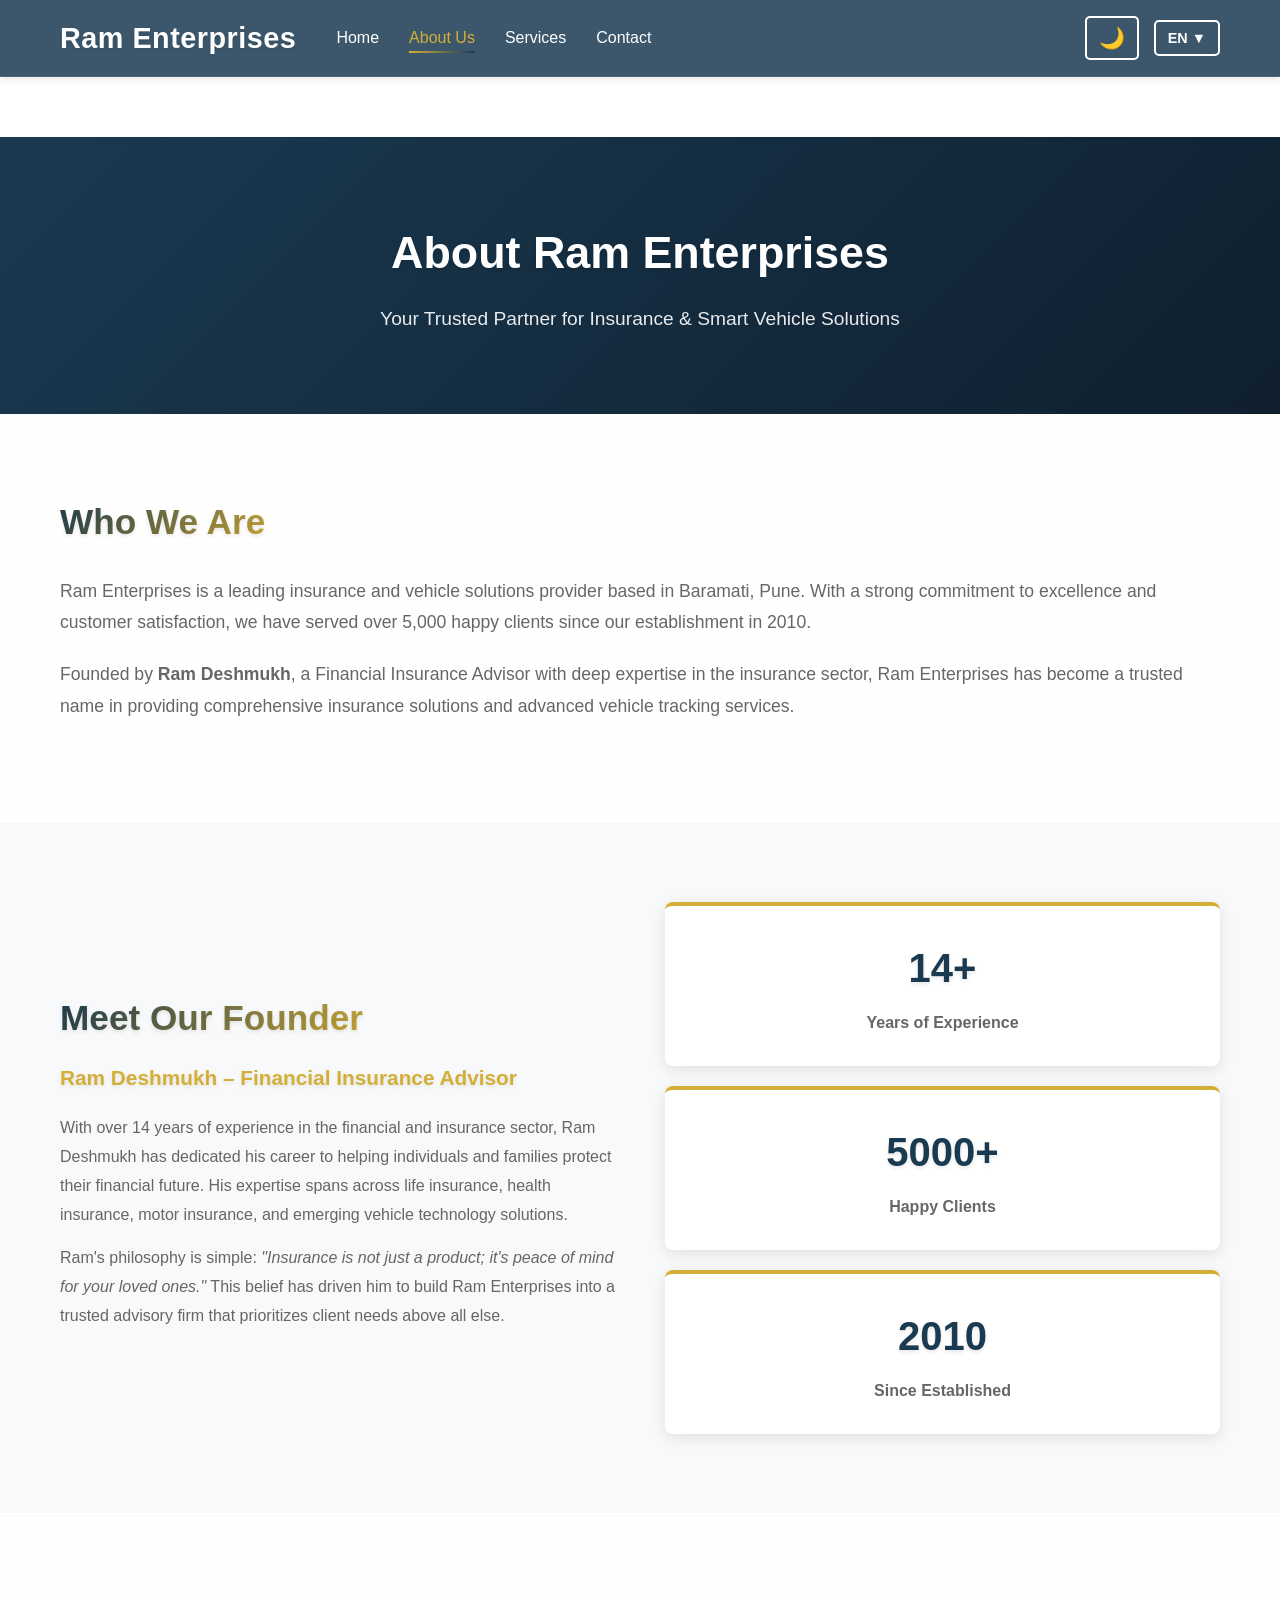
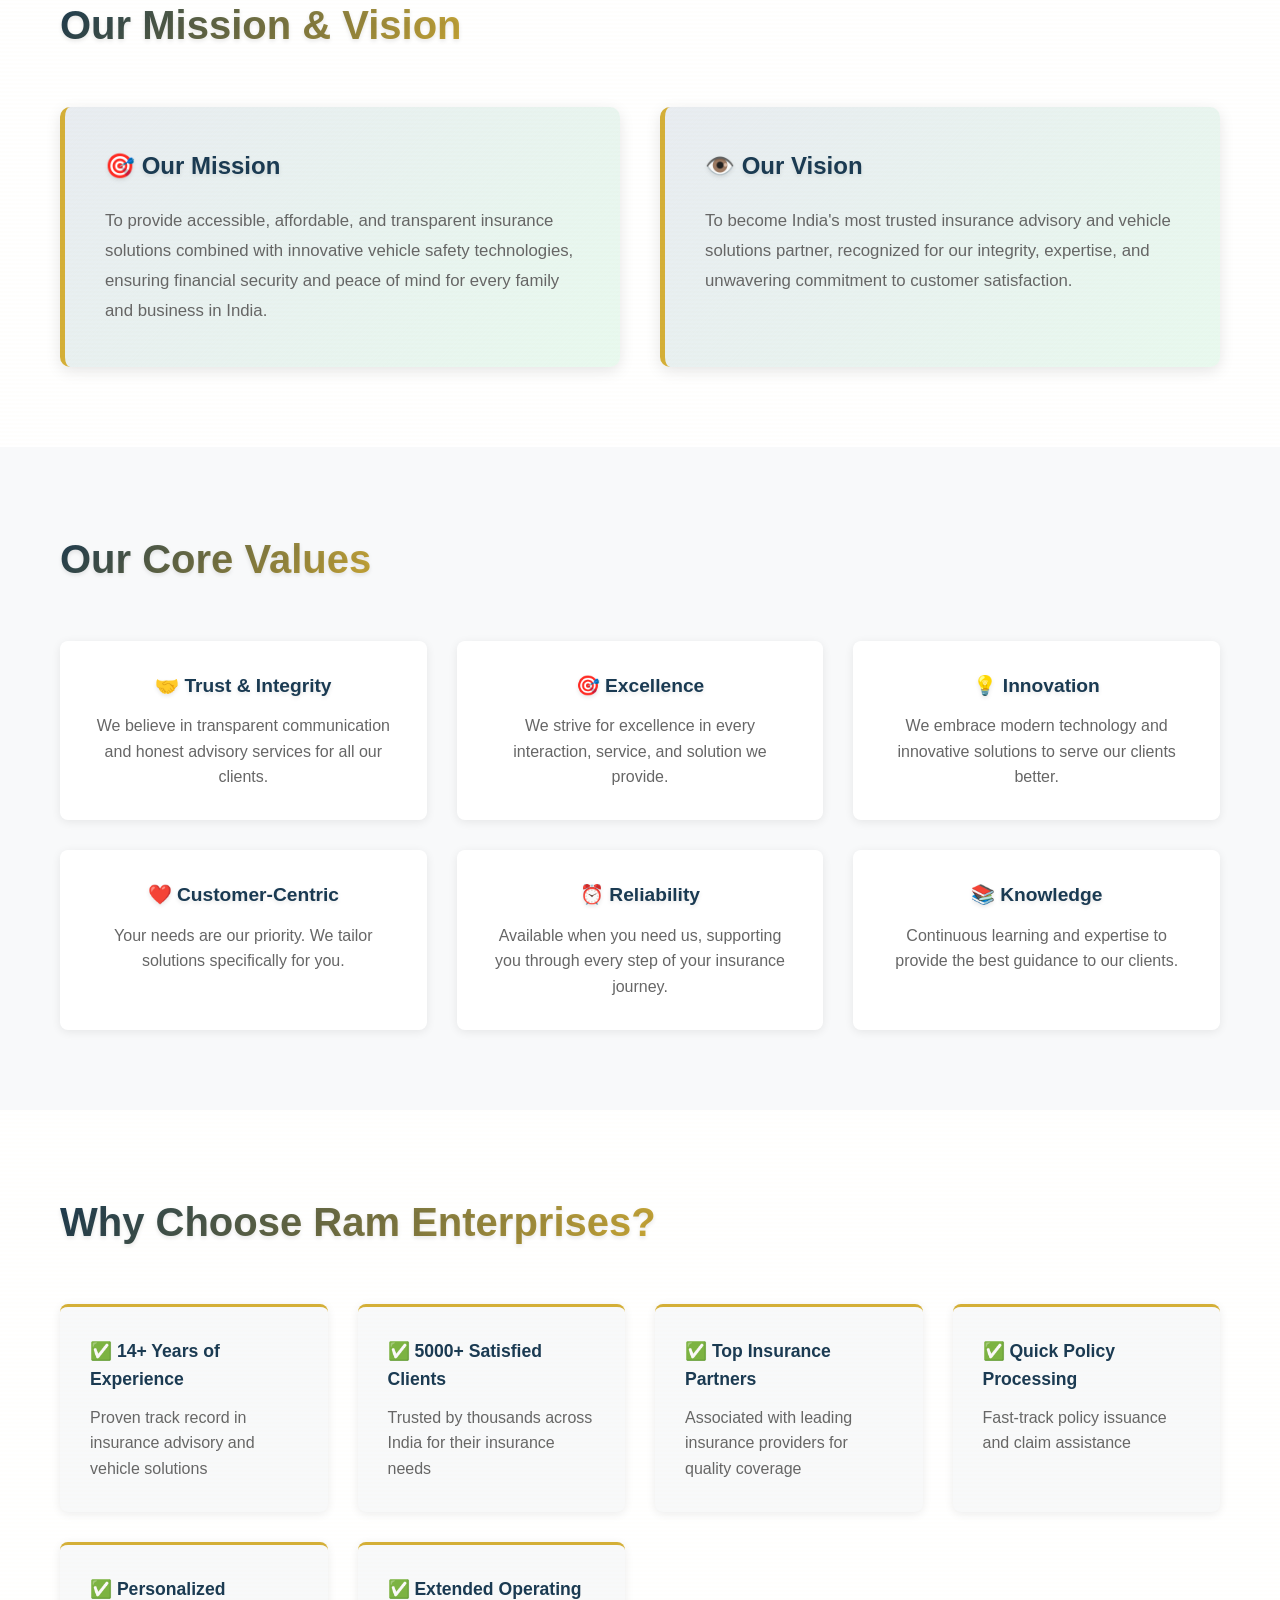
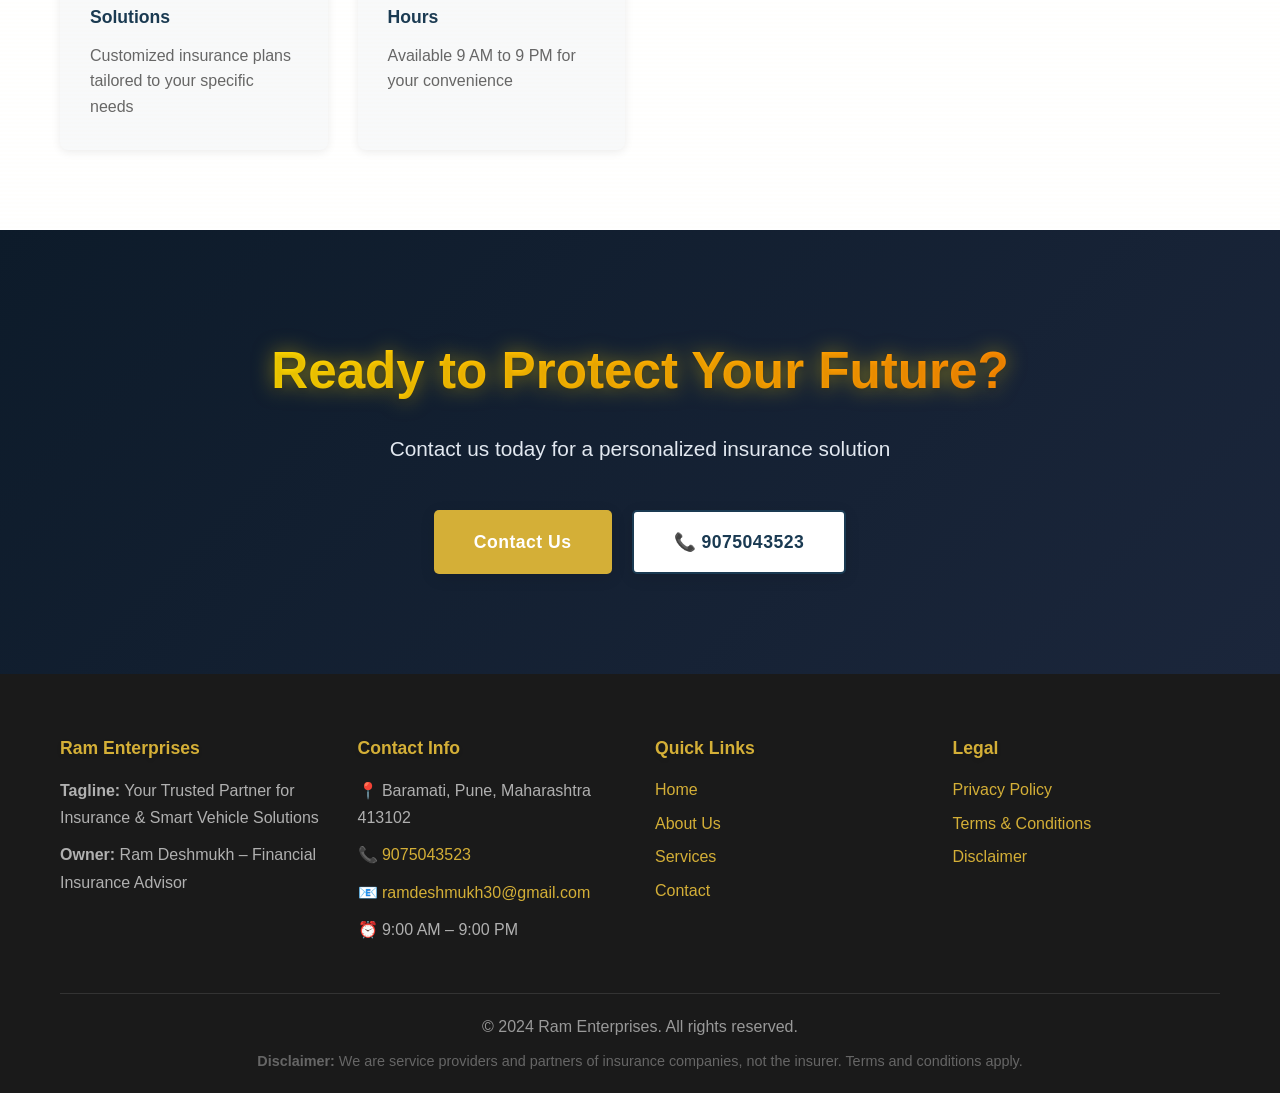
<file: about.html>
<!DOCTYPE html>
<html lang="en">
<head>
    <meta charset="UTF-8">
    <meta name="viewport" content="width=device-width, initial-scale=1.0">
    <meta name="description" content="About Ram Enterprises - Learn about our mission, vision, and expertise in insurance and vehicle solutions since 2010.">
    <title>About Us - Ram Enterprises</title>
    <link rel="stylesheet" href="./css/style.css">
</head>
<body>
    <!-- Navigation Bar -->
    <nav class="navbar">
        <div class="container navbar-container">
            <div class="logo">
                <h1>Ram Enterprises</h1>
            </div>
            <button class="mobile-menu-btn" id="mobileMenuBtn">☰</button>
            <ul class="nav-links" id="navLinks">
                <li><a href="index.html">Home</a></li>
                <li><a href="about.html" class="active">About Us</a></li>
                <li><a href="services.html">Services</a></li>
                <li><a href="contact.html">Contact</a></li>
            </ul>
            <div class="nav-controls">
                <button class="theme-toggle" id="themeToggle" title="Toggle Dark Mode">🌙</button>
                <div class="language-selector">
                    <button class="language-toggle" id="languageToggle" title="Select Language">EN ▼</button>
                    <div class="language-dropdown" id="languageDropdown">
                        <button class="lang-option" data-lang="en">English</button>
                        <button class="lang-option" data-lang="hi">हिंदी (Hindi)</button>
                        <button class="lang-option" data-lang="mr">मराठी (Marathi)</button>
                    </div>
                </div>
            </div>
        </div>
    </nav>

    <!-- Page Header -->
    <div class="page-header">
        <div class="container">
            <h1>About Ram Enterprises</h1>
            <p>Your Trusted Partner for Insurance & Smart Vehicle Solutions</p>
        </div>
    </div>

    <!-- About Section -->
    <section class="about-section">
        <div class="container">
            <div class="about-content">
                <h2>Who We Are</h2>
                <p>Ram Enterprises is a leading insurance and vehicle solutions provider based in Baramati, Pune. With a strong commitment to excellence and customer satisfaction, we have served over 5,000 happy clients since our establishment in 2010.</p>
                <p>Founded by <strong>Ram Deshmukh</strong>, a Financial Insurance Advisor with deep expertise in the insurance sector, Ram Enterprises has become a trusted name in providing comprehensive insurance solutions and advanced vehicle tracking services.</p>
            </div>
        </div>
    </section>

    <!-- Owner Bio -->
    <section class="owner-bio">
        <div class="container">
            <div class="bio-content">
                <div class="bio-text">
                    <h2>Meet Our Founder</h2>
                    <h3>Ram Deshmukh – Financial Insurance Advisor</h3>
                    <p>With over 14 years of experience in the financial and insurance sector, Ram Deshmukh has dedicated his career to helping individuals and families protect their financial future. His expertise spans across life insurance, health insurance, motor insurance, and emerging vehicle technology solutions.</p>
                    <p>Ram's philosophy is simple: <em>"Insurance is not just a product; it's peace of mind for your loved ones."</em> This belief has driven him to build Ram Enterprises into a trusted advisory firm that prioritizes client needs above all else.</p>
                </div>
                <div class="bio-stats">
                    <div class="stat-card">
                        <h3>14+</h3>
                        <p>Years of Experience</p>
                    </div>
                    <div class="stat-card">
                        <h3>5000+</h3>
                        <p>Happy Clients</p>
                    </div>
                    <div class="stat-card">
                        <h3>2010</h3>
                        <p>Since Established</p>
                    </div>
                </div>
            </div>
        </div>
    </section>

    <!-- Mission & Vision -->
    <section class="mission-vision">
        <div class="container">
            <h2>Our Mission & Vision</h2>
            <div class="mv-grid">
                <div class="mv-card">
                    <h3>🎯 Our Mission</h3>
                    <p>To provide accessible, affordable, and transparent insurance solutions combined with innovative vehicle safety technologies, ensuring financial security and peace of mind for every family and business in India.</p>
                </div>
                <div class="mv-card">
                    <h3>👁️ Our Vision</h3>
                    <p>To become India's most trusted insurance advisory and vehicle solutions partner, recognized for our integrity, expertise, and unwavering commitment to customer satisfaction.</p>
                </div>
            </div>
        </div>
    </section>

    <!-- Core Values -->
    <section class="core-values">
        <div class="container">
            <h2>Our Core Values</h2>
            <div class="values-grid">
                <div class="value-card">
                    <h3>🤝 Trust & Integrity</h3>
                    <p>We believe in transparent communication and honest advisory services for all our clients.</p>
                </div>
                <div class="value-card">
                    <h3>🎯 Excellence</h3>
                    <p>We strive for excellence in every interaction, service, and solution we provide.</p>
                </div>
                <div class="value-card">
                    <h3>💡 Innovation</h3>
                    <p>We embrace modern technology and innovative solutions to serve our clients better.</p>
                </div>
                <div class="value-card">
                    <h3>❤️ Customer-Centric</h3>
                    <p>Your needs are our priority. We tailor solutions specifically for you.</p>
                </div>
                <div class="value-card">
                    <h3>⏰ Reliability</h3>
                    <p>Available when you need us, supporting you through every step of your insurance journey.</p>
                </div>
                <div class="value-card">
                    <h3>📚 Knowledge</h3>
                    <p>Continuous learning and expertise to provide the best guidance to our clients.</p>
                </div>
            </div>
        </div>
    </section>

    <!-- Why Choose Us -->
    <section class="why-choose">
        <div class="container">
            <h2>Why Choose Ram Enterprises?</h2>
            <div class="reasons-grid">
                <div class="reason">
                    <h4>✅ 14+ Years of Experience</h4>
                    <p>Proven track record in insurance advisory and vehicle solutions</p>
                </div>
                <div class="reason">
                    <h4>✅ 5000+ Satisfied Clients</h4>
                    <p>Trusted by thousands across India for their insurance needs</p>
                </div>
                <div class="reason">
                    <h4>✅ Top Insurance Partners</h4>
                    <p>Associated with leading insurance providers for quality coverage</p>
                </div>
                <div class="reason">
                    <h4>✅ Quick Policy Processing</h4>
                    <p>Fast-track policy issuance and claim assistance</p>
                </div>
                <div class="reason">
                    <h4>✅ Personalized Solutions</h4>
                    <p>Customized insurance plans tailored to your specific needs</p>
                </div>
                <div class="reason">
                    <h4>✅ Extended Operating Hours</h4>
                    <p>Available 9 AM to 9 PM for your convenience</p>
                </div>
            </div>
        </div>
    </section>

    <!-- CTA Section -->
    <section class="cta-section">
        <div class="container">
            <h2>Ready to Protect Your Future?</h2>
            <p>Contact us today for a personalized insurance solution</p>
            <div class="cta-buttons">
                <a href="contact.html" class="btn btn-primary btn-large">Contact Us</a>
                <a href="tel:9075043523" class="btn btn-secondary btn-large">📞 9075043523</a>
            </div>
        </div>
    </section>

    <!-- Footer -->
    <footer class="footer">
        <div class="container">
            <div class="footer-content">
                <div class="footer-section">
                    <h3>Ram Enterprises</h3>
                    <p><strong>Tagline:</strong> Your Trusted Partner for Insurance & Smart Vehicle Solutions</p>
                    <p><strong>Owner:</strong> Ram Deshmukh – Financial Insurance Advisor</p>
                </div>
                <div class="footer-section">
                    <h3>Contact Info</h3>
                    <p>📍 Baramati, Pune, Maharashtra 413102</p>
                    <p>📞 <a href="tel:9075043523">9075043523</a></p>
                    <p>📧 <a href="mailto:ramdeshmukh30@gmail.com">ramdeshmukh30@gmail.com</a></p>
                    <p>⏰ 9:00 AM – 9:00 PM</p>
                </div>
                <div class="footer-section">
                    <h3>Quick Links</h3>
                    <ul>
                        <li><a href="index.html">Home</a></li>
                        <li><a href="about.html">About Us</a></li>
                        <li><a href="services.html">Services</a></li>
                        <li><a href="contact.html">Contact</a></li>
                    </ul>
                </div>
                <div class="footer-section">
                    <h3>Legal</h3>
                    <ul>
                        <li><a href="privacy-policy.html">Privacy Policy</a></li>
                        <li><a href="terms-conditions.html">Terms & Conditions</a></li>
                        <li><a href="#disclaimer">Disclaimer</a></li>
                    </ul>
                </div>
            </div>
            <div class="footer-bottom">
                <p>&copy; 2024 Ram Enterprises. All rights reserved.</p>
                <p style="font-size: 0.9rem; color: #666; margin-top: 10px;"><strong>Disclaimer:</strong> We are service providers and partners of insurance companies, not the insurer. Terms and conditions apply.</p>
            </div>
        </div>
    </footer>

    <script src="./js/script.js"></script>
    <script src="./js/theme-language.js"></script>
</body>
</html>
</file>
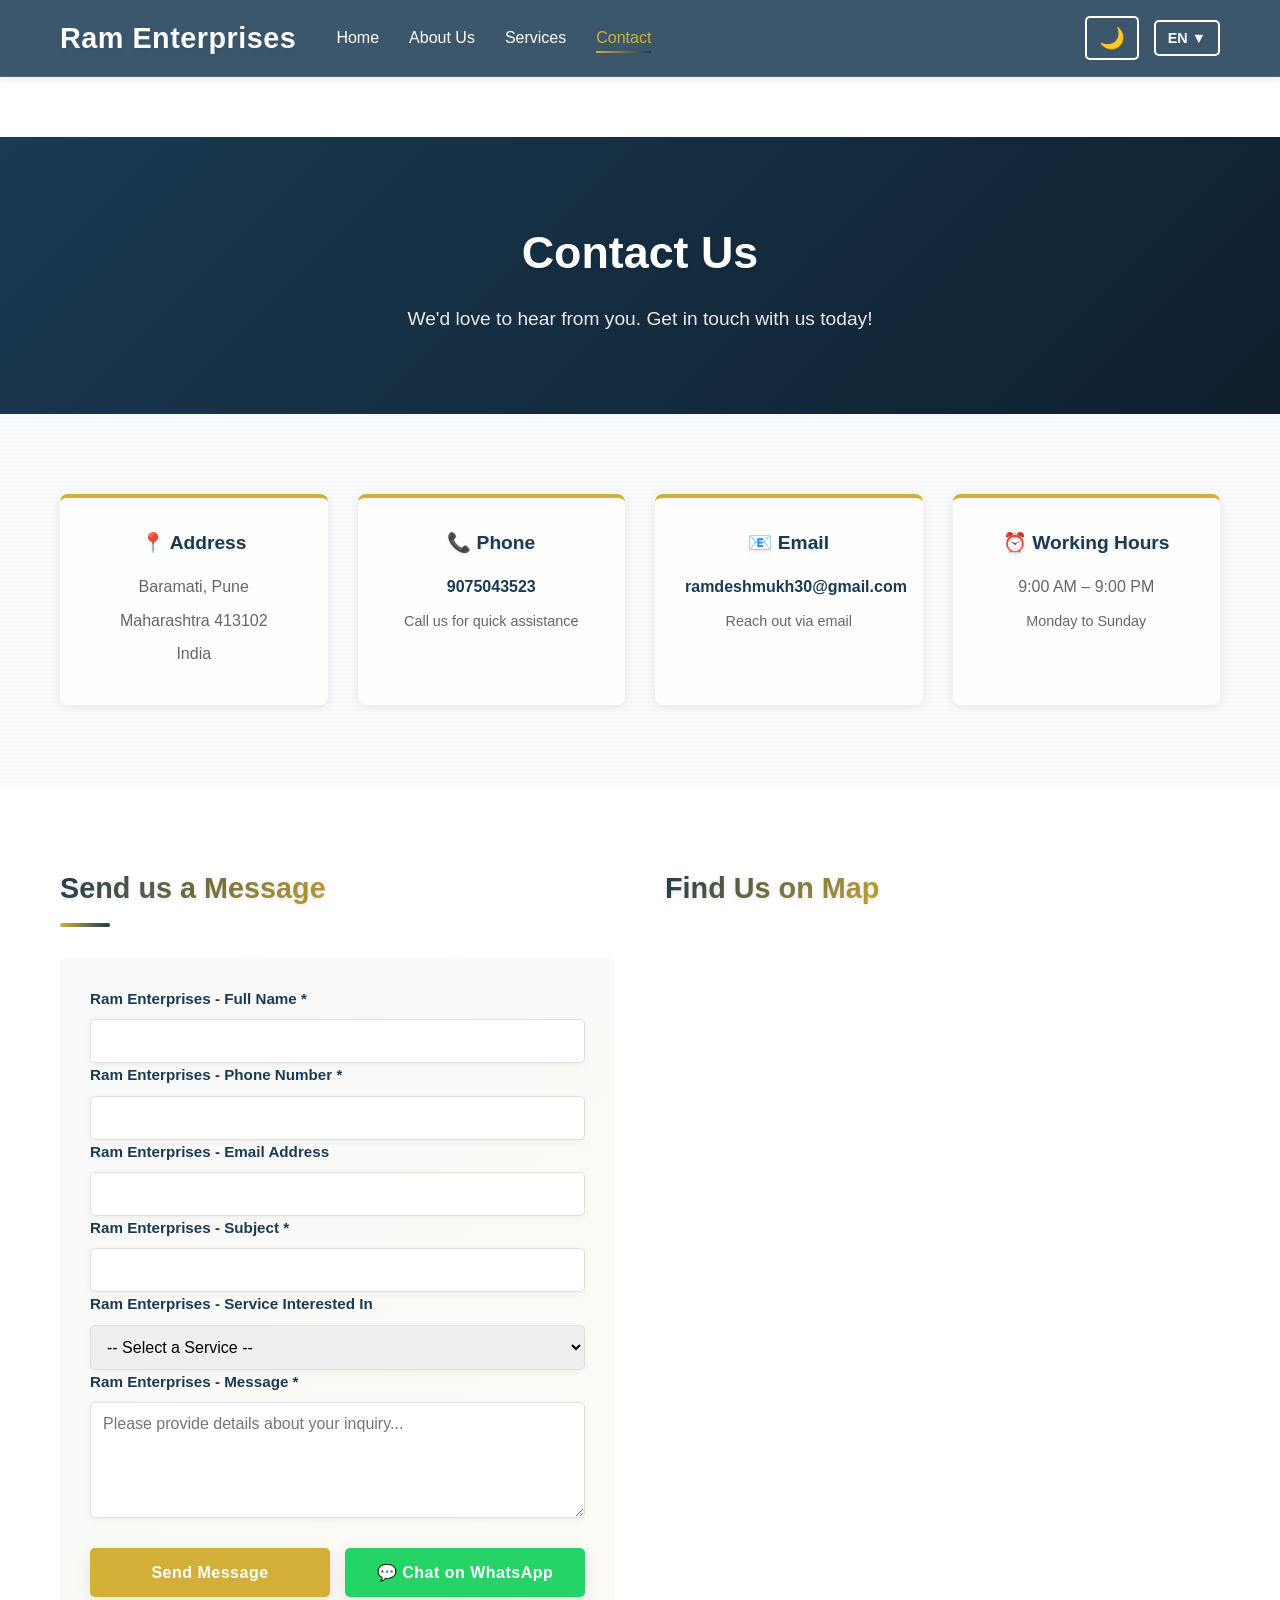
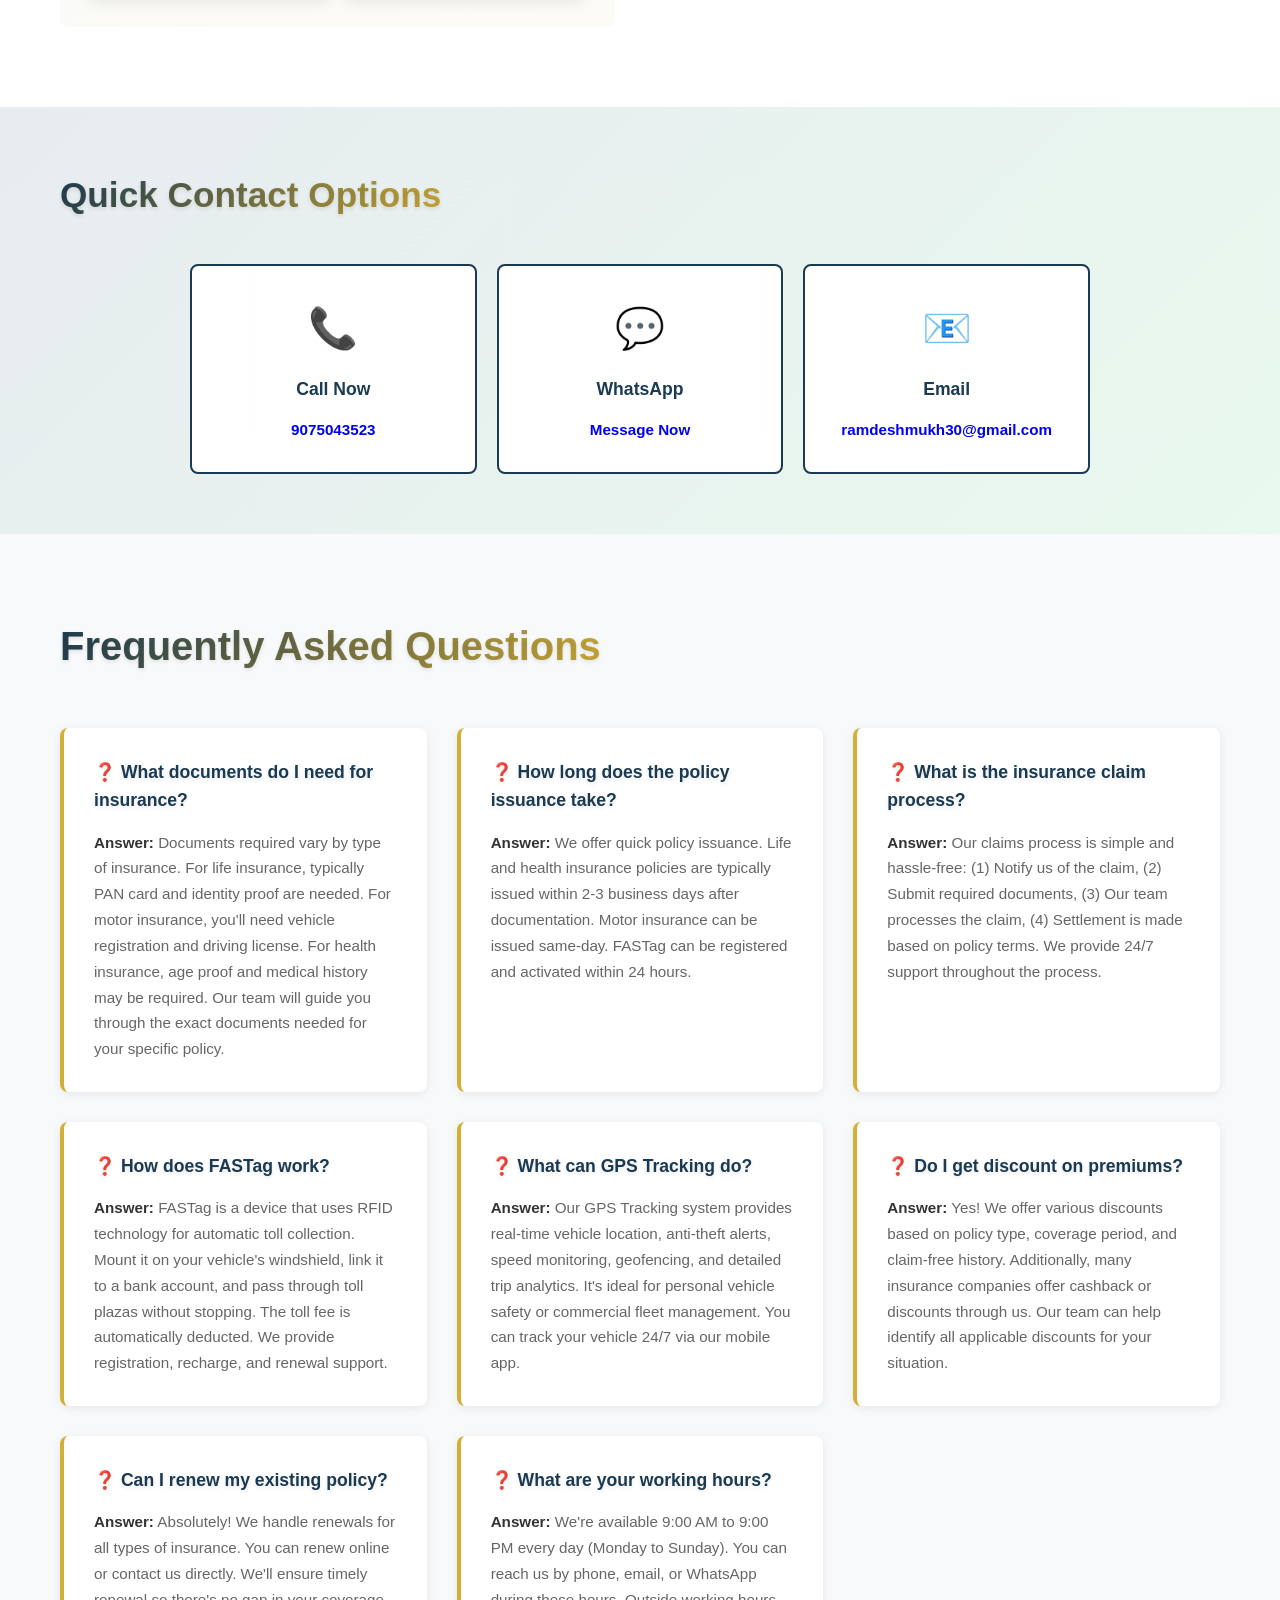
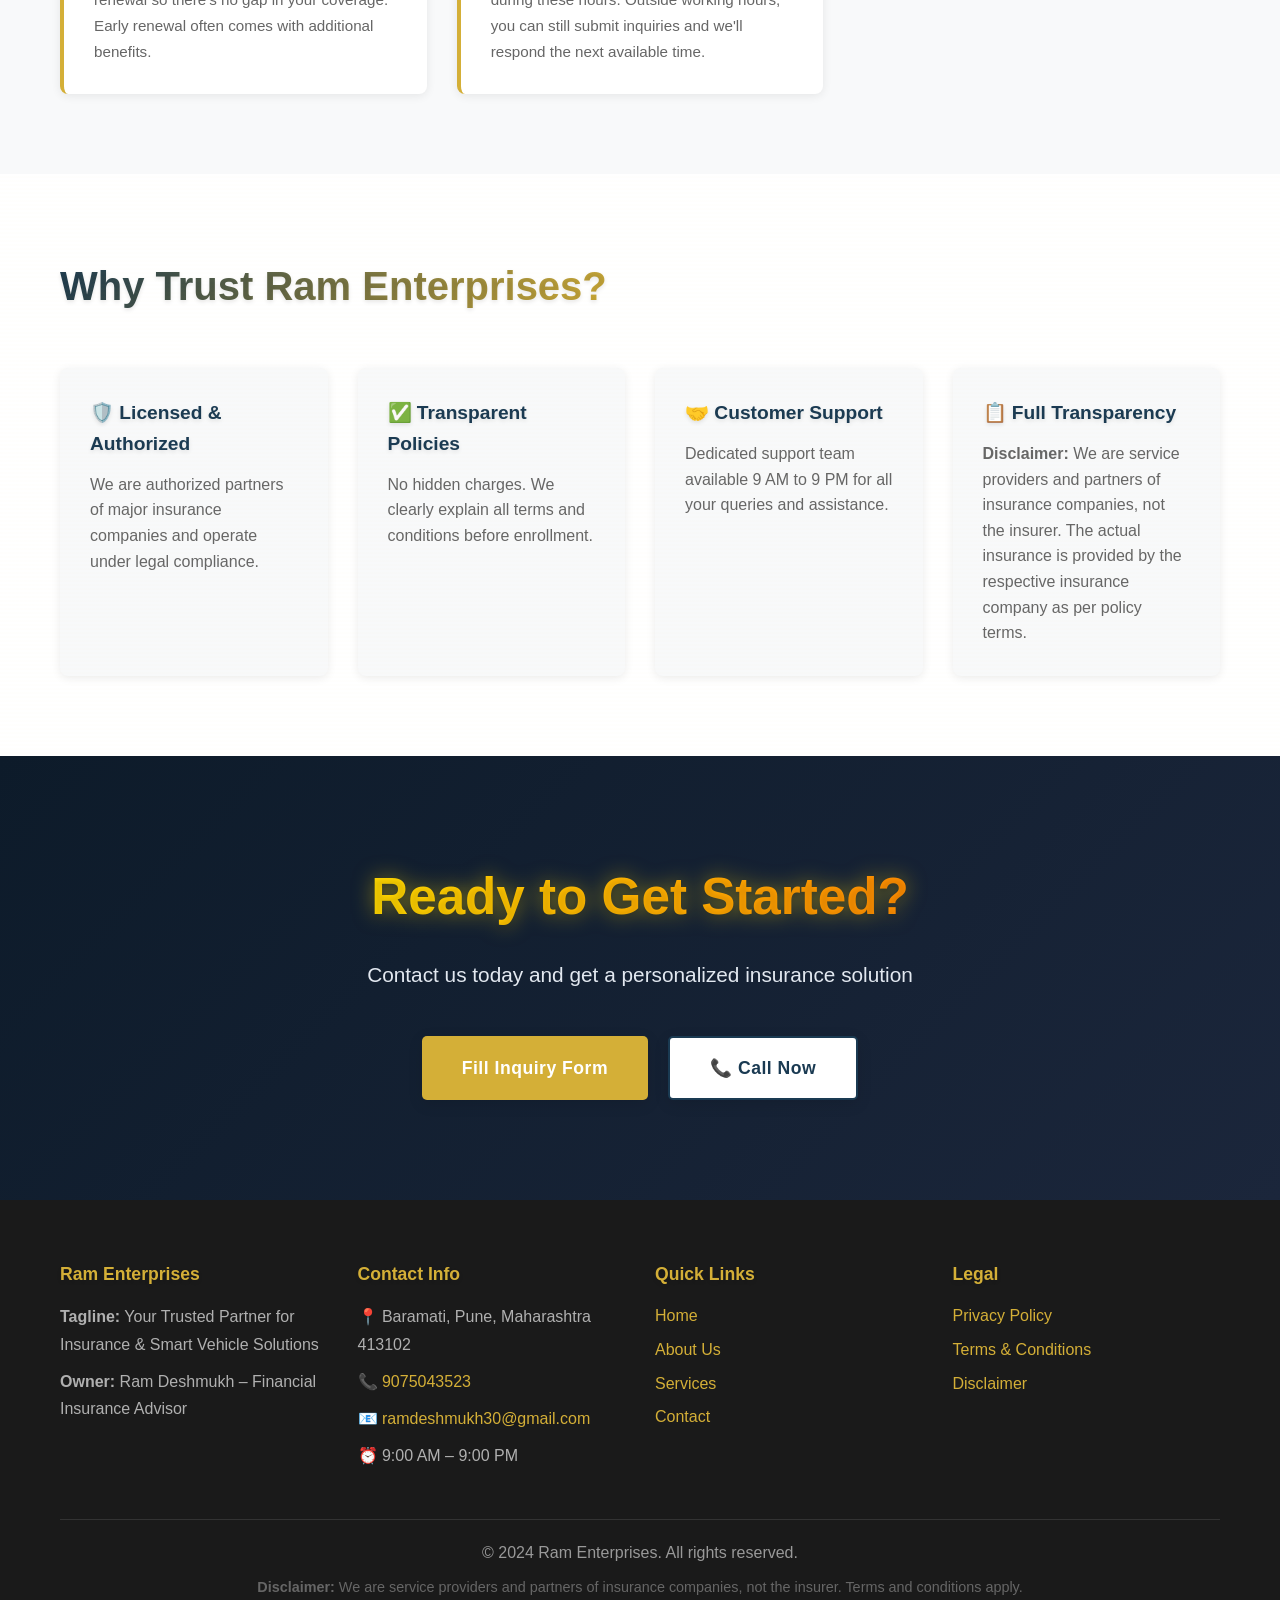
<file: contact.html>
<!DOCTYPE html>
<html lang="en">
<head>
    <meta charset="UTF-8">
    <meta name="viewport" content="width=device-width, initial-scale=1.0">
    <meta name="description" content="Contact Ram Enterprises - Get your insurance quote or inquire about our services. Available 9 AM to 9 PM daily.">
    <title>Contact Us - Ram Enterprises</title>
    <link rel="stylesheet" href="./css/style.css">
</head>
<body>
    <!-- Navigation Bar -->
    <nav class="navbar">
        <div class="container navbar-container">
            <div class="logo">
                <h1>Ram Enterprises</h1>
            </div>
            <button class="mobile-menu-btn" id="mobileMenuBtn">☰</button>
            <ul class="nav-links" id="navLinks">
                <li><a href="index.html">Home</a></li>
                <li><a href="about.html">About Us</a></li>
                <li><a href="services.html">Services</a></li>
                <li><a href="contact.html" class="active">Contact</a></li>
            </ul>
            <div class="nav-controls">
                <button class="theme-toggle" id="themeToggle" title="Toggle Dark Mode">🌙</button>
                <div class="language-selector">
                    <button class="language-toggle" id="languageToggle" title="Select Language">EN ▼</button>
                    <div class="language-dropdown" id="languageDropdown">
                        <button class="lang-option" data-lang="en">English</button>
                        <button class="lang-option" data-lang="hi">हिंदी (Hindi)</button>
                        <button class="lang-option" data-lang="mr">मराठी (Marathi)</button>
                    </div>
                </div>
            </div>
        </div>
    </nav>

    <!-- Page Header -->
    <div class="page-header">
        <div class="container">
            <h1>Contact Us</h1>
            <p>We'd love to hear from you. Get in touch with us today!</p>
        </div>
    </div>

    <!-- Contact Information -->
    <section class="contact-info-section">
        <div class="container">
            <div class="contact-info-grid">
                <div class="contact-info-card">
                    <h3>📍 Address</h3>
                    <p>Baramati, Pune</p>
                    <p>Maharashtra 413102</p>
                    <p>India</p>
                </div>
                <div class="contact-info-card">
                    <h3>📞 Phone</h3>
                    <p><a href="tel:9075043523">9075043523</a></p>
                    <p style="font-size: 0.9rem; color: #666; margin-top: 10px;">Call us for quick assistance</p>
                </div>
                <div class="contact-info-card">
                    <h3>📧 Email</h3>
                    <p><a href="mailto:ramdeshmukh30@gmail.com">ramdeshmukh30@gmail.com</a></p>
                    <p style="font-size: 0.9rem; color: #666; margin-top: 10px;">Reach out via email</p>
                </div>
                <div class="contact-info-card">
                    <h3>⏰ Working Hours</h3>
                    <p>9:00 AM – 9:00 PM</p>
                    <p style="font-size: 0.9rem; color: #666; margin-top: 10px;"> Monday to Sunday</p>
                </div>
            </div>
        </div>
    </section>

    <!-- Contact Form & Map -->
    <section class="contact-section">
        <div class="container">
            <div class="contact-layout">
                <div class="contact-form-container">
                    <h2>Send us a Message</h2>
                    <form class="contact-form" id="contactForm">
                        <div class="form-group">
                            <label for="contactName">Ram Enterprises - Full Name *</label>
                            <input type="text" id="contactName" name="name" required>
                        </div>
                        <div class="form-group">
                            <label for="contactPhone">Ram Enterprises - Phone Number *</label>
                            <input type="tel" id="contactPhone" name="phone" required pattern="[0-9]{10}">
                        </div>
                        <div class="form-group">
                            <label for="contactEmail">Ram Enterprises - Email Address</label>
                            <input type="email" id="contactEmail" name="email">
                        </div>
                        <div class="form-group">
                            <label for="contactSubject">Ram Enterprises - Subject *</label>
                            <input type="text" id="contactSubject" name="subject" required>
                        </div>
                        <div class="form-group">
                            <label for="contactService">Ram Enterprises - Service Interested In</label>
                            <select id="contactService" name="service">
                                <option value="">-- Select a Service --</option>
                                <option value="Life Insurance">Life Insurance</option>
                                <option value="Health Insurance">Health Insurance</option>
                                <option value="Motor Insurance">Motor Insurance</option>
                                <option value="FASTag">FASTag Services</option>
                                <option value="GPS Tracking">GPS Tracking</option>
                                <option value="General Inquiry">General Inquiry</option>
                            </select>
                        </div>
                        <div class="form-group">
                            <label for="contactMessage">Ram Enterprises - Message *</label>
                            <textarea id="contactMessage" name="message" rows="5" required placeholder="Please provide details about your inquiry..."></textarea>
                        </div>
                        <div class="form-buttons">
                            <button type="submit" class="btn btn-primary">Send Message</button>
                            <a href="https://wa.me/919075043523?text=Hi!%20I%20have%20a%20question%20about%20your%20insurance%20services." target="_blank" class="btn btn-whatsapp">
                                💬 Chat on WhatsApp
                            </a>
                        </div>
                    </form>
                </div>

                <div class="contact-map-container">
                    <h2>Find Us on Map</h2>
                    <iframe src="https://www.google.com/maps/embed?pb=!1m18!1m12!1m3!1d3783.4428741847987!2d75.79800599999999!3d18.73642!2m3!1f0!2f0!3f0!3m2!1i1024!2i768!4f13.1!3m3!1m2!1s0x3bcf8f7f8f8f8f8f%3A0x0!2sBaramati%2C%20Pune%2C%20Maharashtra%20413102!5e0!3m2!1sen!2sin!4v1234567890" width="100%" height="450" style="border:0; border-radius: 8px;" allowfullscreen="" loading="lazy" referrerpolicy="no-referrer-when-downgrade"></iframe>
                </div>
            </div>
        </div>
    </section>

    <!-- Direct Contact Options -->
    <section class="direct-contact">
        <div class="container">
            <h2>Quick Contact Options</h2>
            <div class="contact-buttons-grid">
                <a href="tel:9075043523" class="contact-btn">
                    <span class="contact-icon">📞</span>
                    <span class="contact-label">Call Now</span>
                    <span class="contact-value">9075043523</span>
                </a>
                <a href="https://wa.me/919075043523" target="_blank" class="contact-btn">
                    <span class="contact-icon">💬</span>
                    <span class="contact-label">WhatsApp</span>
                    <span class="contact-value">Message Now</span>
                </a>
                <a href="mailto:ramdeshmukh30@gmail.com" class="contact-btn">
                    <span class="contact-icon">📧</span>
                    <span class="contact-label">Email</span>
                    <span class="contact-value">ramdeshmukh30@gmail.com</span>
                </a>
            </div>
        </div>
    </section>



    <!-- FAQ Section -->
    <section class="faq-section">
        <div class="container">
            <h2>Frequently Asked Questions</h2>
            <div class="faq-grid">
                <div class="faq-item">
                    <h3>❓ What documents do I need for insurance?</h3>
                    <p><strong>Answer:</strong> Documents required vary by type of insurance. For life insurance, typically PAN card and identity proof are needed. For motor insurance, you'll need vehicle registration and driving license. For health insurance, age proof and medical history may be required. Our team will guide you through the exact documents needed for your specific policy.</p>
                </div>
                <div class="faq-item">
                    <h3>❓ How long does the policy issuance take?</h3>
                    <p><strong>Answer:</strong> We offer quick policy issuance. Life and health insurance policies are typically issued within 2-3 business days after documentation. Motor insurance can be issued same-day. FASTag can be registered and activated within 24 hours.</p>
                </div>
                <div class="faq-item">
                    <h3>❓ What is the insurance claim process?</h3>
                    <p><strong>Answer:</strong> Our claims process is simple and hassle-free: (1) Notify us of the claim, (2) Submit required documents, (3) Our team processes the claim, (4) Settlement is made based on policy terms. We provide 24/7 support throughout the process.</p>
                </div>
                <div class="faq-item">
                    <h3>❓ How does FASTag work?</h3>
                    <p><strong>Answer:</strong> FASTag is a device that uses RFID technology for automatic toll collection. Mount it on your vehicle's windshield, link it to a bank account, and pass through toll plazas without stopping. The toll fee is automatically deducted. We provide registration, recharge, and renewal support.</p>
                </div>
                <div class="faq-item">
                    <h3>❓ What can GPS Tracking do?</h3>
                    <p><strong>Answer:</strong> Our GPS Tracking system provides real-time vehicle location, anti-theft alerts, speed monitoring, geofencing, and detailed trip analytics. It's ideal for personal vehicle safety or commercial fleet management. You can track your vehicle 24/7 via our mobile app.</p>
                </div>
                <div class="faq-item">
                    <h3>❓ Do I get discount on premiums?</h3>
                    <p><strong>Answer:</strong> Yes! We offer various discounts based on policy type, coverage period, and claim-free history. Additionally, many insurance companies offer cashback or discounts through us. Our team can help identify all applicable discounts for your situation.</p>
                </div>
                <div class="faq-item">
                    <h3>❓ Can I renew my existing policy?</h3>
                    <p><strong>Answer:</strong> Absolutely! We handle renewals for all types of insurance. You can renew online or contact us directly. We'll ensure timely renewal so there's no gap in your coverage. Early renewal often comes with additional benefits.</p>
                </div>
                <div class="faq-item">
                    <h3>❓ What are your working hours?</h3>
                    <p><strong>Answer:</strong> We're available 9:00 AM to 9:00 PM every day (Monday to Sunday). You can reach us by phone, email, or WhatsApp during these hours. Outside working hours, you can still submit inquiries and we'll respond the next available time.</p>
                </div>
            </div>
        </div>
    </section>

    <!-- Trust & Disclaimer -->
    <section class="trust-section">
        <div class="container">
            <div class="trust-content">
                <h2>Why Trust Ram Enterprises?</h2>
                <div class="trust-grid">
                    <div class="trust-item">
                        <h3>🛡️ Licensed & Authorized</h3>
                        <p>We are authorized partners of major insurance companies and operate under legal compliance.</p>
                    </div>
                    <div class="trust-item">
                        <h3>✅ Transparent Policies</h3>
                        <p>No hidden charges. We clearly explain all terms and conditions before enrollment.</p>
                    </div>
                    <div class="trust-item">
                        <h3>🤝 Customer Support</h3>
                        <p>Dedicated support team available 9 AM to 9 PM for all your queries and assistance.</p>
                    </div>
                    <div class="trust-item">
                        <h3>📋 Full Transparency</h3>
                        <p><strong>Disclaimer:</strong> We are service providers and partners of insurance companies, not the insurer. The actual insurance is provided by the respective insurance company as per policy terms.</p>
                    </div>
                </div>
            </div>
        </div>
    </section>

    <!-- CTA Section -->
    <section class="cta-section">
        <div class="container">
            <h2>Ready to Get Started?</h2>
            <p>Contact us today and get a personalized insurance solution</p>
            <div class="cta-buttons">
                <a href="#contactForm" class="btn btn-primary btn-large">Fill Inquiry Form</a>
                <a href="tel:9075043523" class="btn btn-secondary btn-large">📞 Call Now</a>
            </div>
        </div>
    </section>

    <!-- Footer -->
    <footer class="footer">
        <div class="container">
            <div class="footer-content">
                <div class="footer-section">
                    <h3>Ram Enterprises</h3>
                    <p><strong>Tagline:</strong> Your Trusted Partner for Insurance & Smart Vehicle Solutions</p>
                    <p><strong>Owner:</strong> Ram Deshmukh – Financial Insurance Advisor</p>
                </div>
                <div class="footer-section">
                    <h3>Contact Info</h3>
                    <p>📍 Baramati, Pune, Maharashtra 413102</p>
                    <p>📞 <a href="tel:9075043523">9075043523</a></p>
                    <p>📧 <a href="mailto:ramdeshmukh30@gmail.com">ramdeshmukh30@gmail.com</a></p>
                    <p>⏰ 9:00 AM – 9:00 PM</p>
                </div>
                <div class="footer-section">
                    <h3>Quick Links</h3>
                    <ul>
                        <li><a href="index.html">Home</a></li>
                        <li><a href="about.html">About Us</a></li>
                        <li><a href="services.html">Services</a></li>
                        <li><a href="contact.html">Contact</a></li>
                    </ul>
                </div>
                <div class="footer-section">
                    <h3>Legal</h3>
                    <ul>
                        <li><a href="privacy-policy.html">Privacy Policy</a></li>
                        <li><a href="terms-conditions.html">Terms & Conditions</a></li>
                        <li><a href="#disclaimer">Disclaimer</a></li>
                    </ul>
                </div>
            </div>
            <div class="footer-bottom">
                <p>&copy; 2024 Ram Enterprises. All rights reserved.</p>
                <p style="font-size: 0.9rem; color: #666; margin-top: 10px;"><strong>Disclaimer:</strong> We are service providers and partners of insurance companies, not the insurer. Terms and conditions apply.</p>
            </div>
        </div>
    </footer>

    <script src="./js/script.js"></script>
    <script src="./js/theme-language.js"></script>
</body>
</html>
</file>
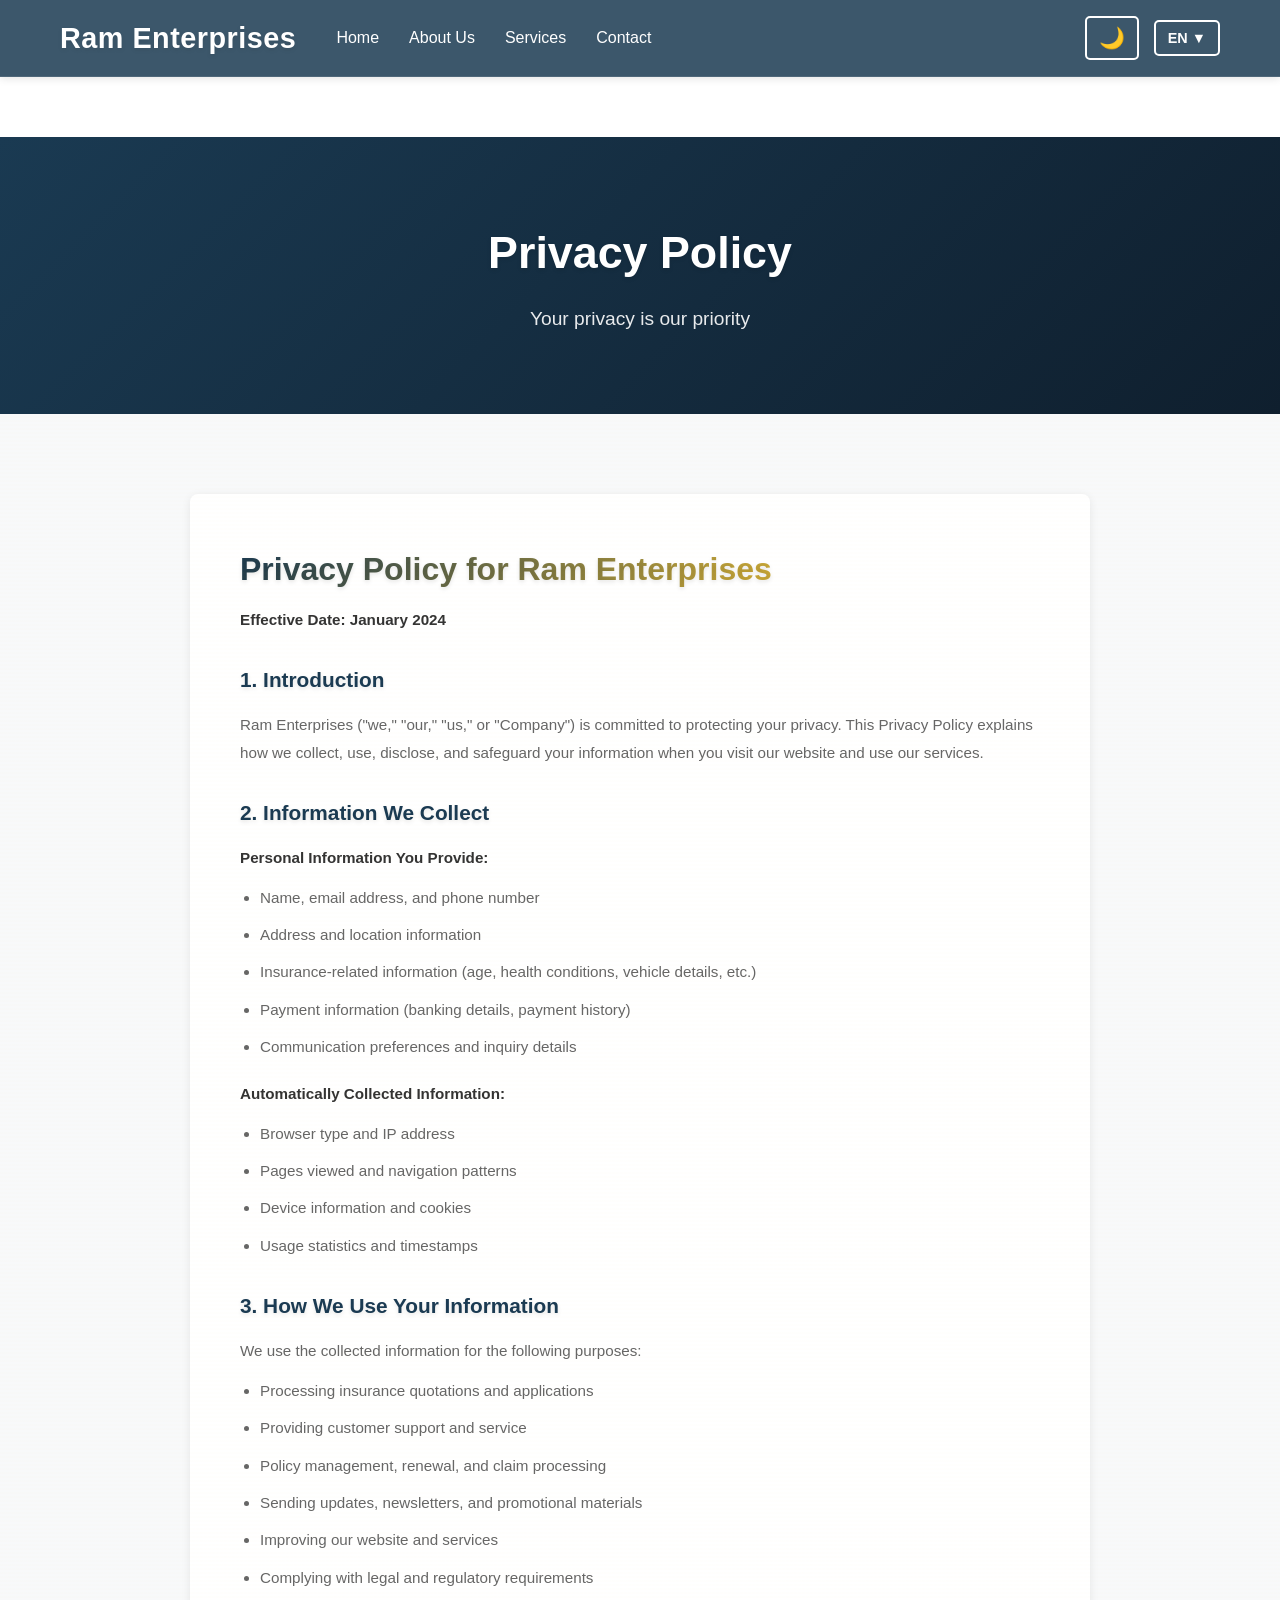
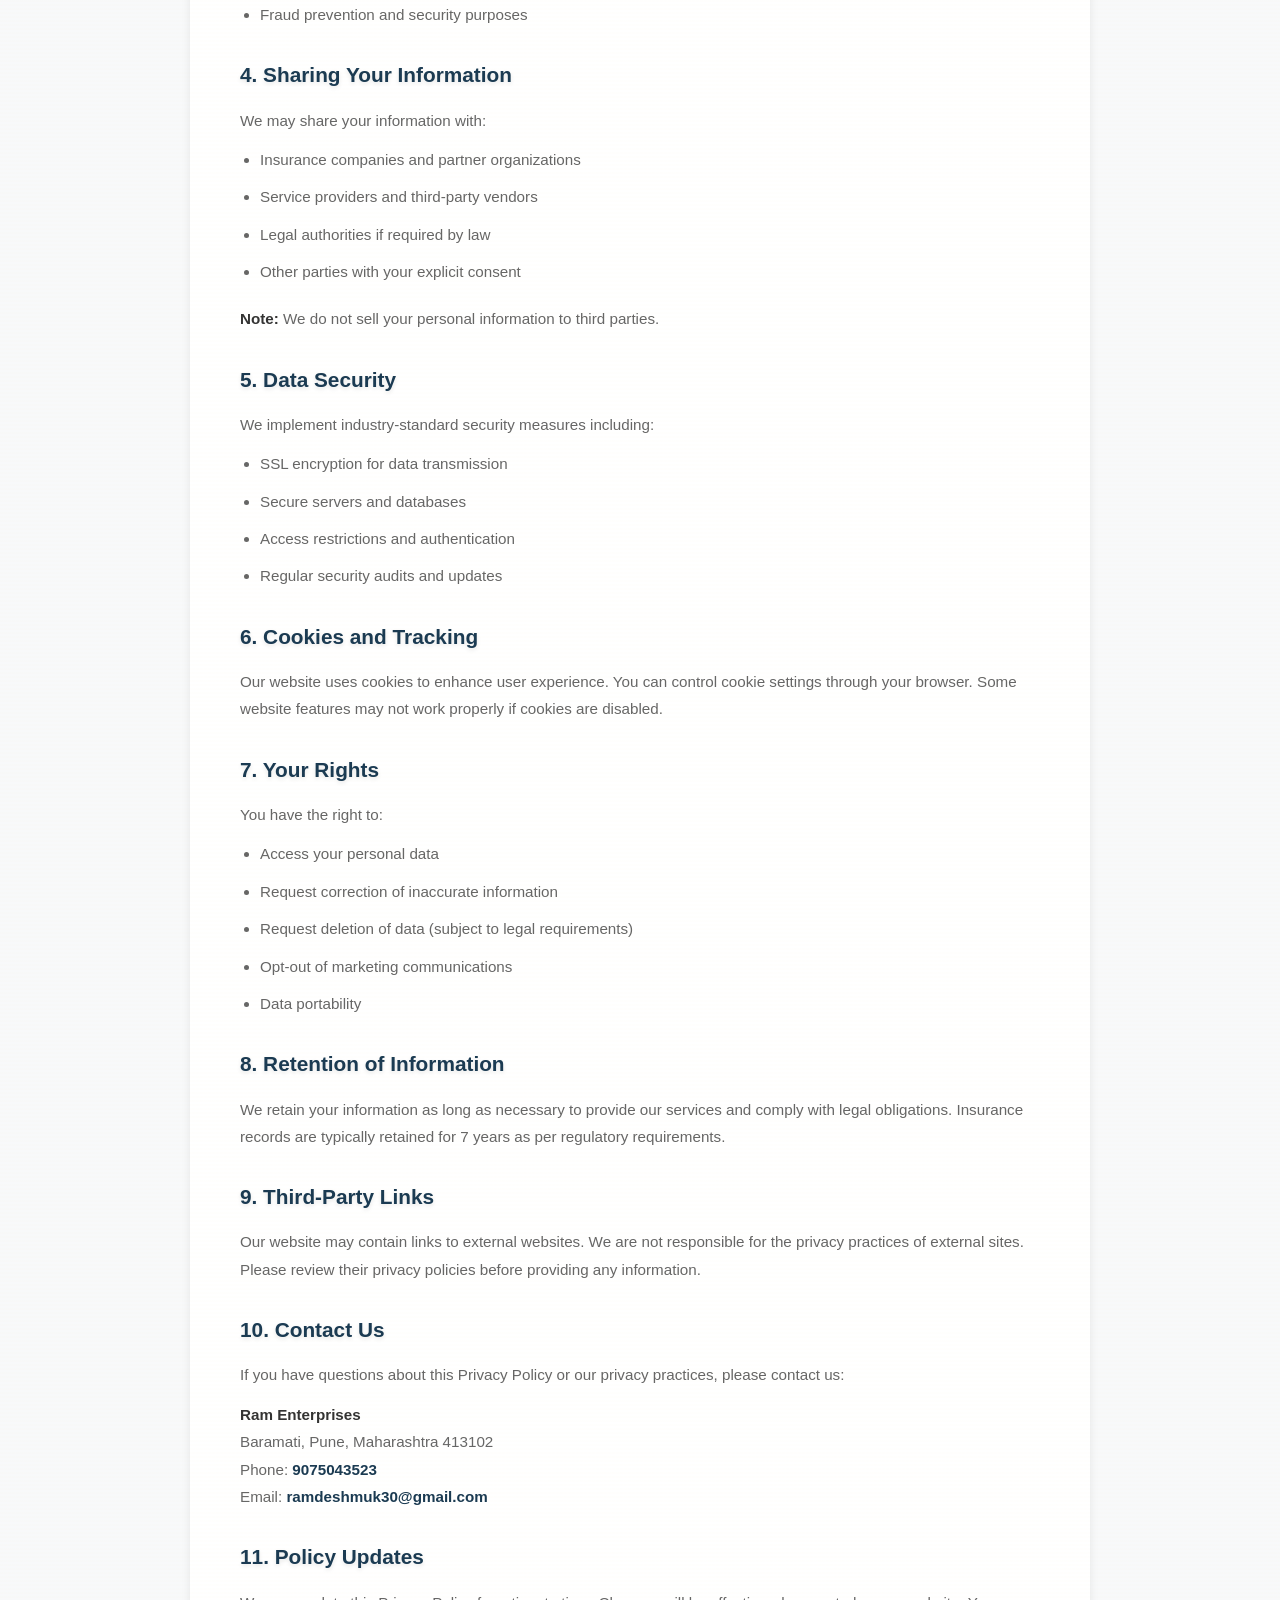
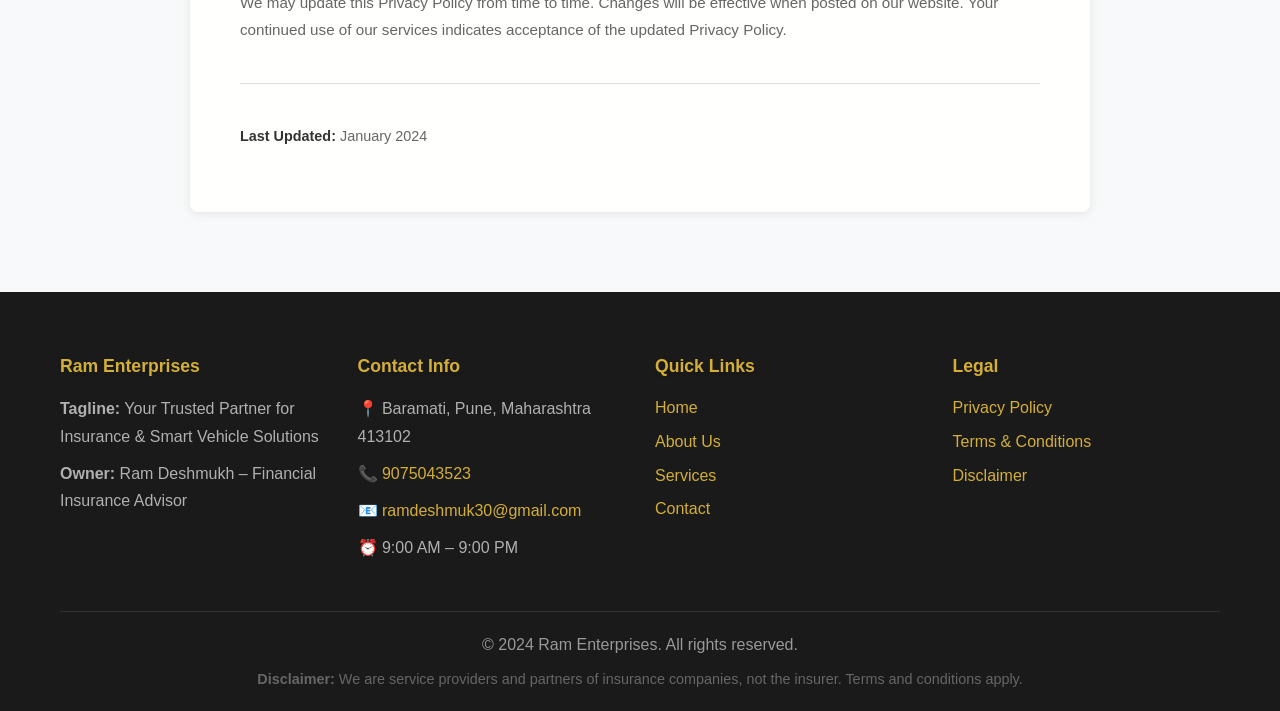
<file: privacy-policy.html>
<!DOCTYPE html>
<html lang="en">
<head>
    <meta charset="UTF-8">
    <meta name="viewport" content="width=device-width, initial-scale=1.0">
    <meta name="description" content="Privacy Policy - Ram Enterprises. Learn how we protect your personal information.">
    <title>Privacy Policy - Ram Enterprises</title>
    <link rel="stylesheet" href="./css/style.css">
</head>
<body>
    <!-- Navigation Bar -->
    <nav class="navbar">
        <div class="container navbar-container">
            <div class="logo">
                <h1>Ram Enterprises</h1>
            </div>
            <button class="mobile-menu-btn" id="mobileMenuBtn">☰</button>
            <ul class="nav-links" id="navLinks">
                <li><a href="index.html">Home</a></li>
                <li><a href="about.html">About Us</a></li>
                <li><a href="services.html">Services</a></li>
                <li><a href="contact.html">Contact</a></li>
            </ul>
            <div class="nav-controls">
                <button class="theme-toggle" id="themeToggle" title="Toggle Dark Mode">🌙</button>
                <div class="language-selector">
                    <button class="language-toggle" id="languageToggle" title="Select Language">EN ▼</button>
                    <div class="language-dropdown" id="languageDropdown">
                        <button class="lang-option" data-lang="en">English</button>
                        <button class="lang-option" data-lang="hi">हिंदी (Hindi)</button>
                        <button class="lang-option" data-lang="mr">मराठी (Marathi)</button>
                    </div>
                </div>
            </div>
        </div>
    </nav>

    <!-- Page Header -->
    <div class="page-header">
        <div class="container">
            <h1>Privacy Policy</h1>
            <p>Your privacy is our priority</p>
        </div>
    </div>

    <!-- Content -->
    <section class="policy-section">
        <div class="container">
            <div class="policy-content">
                <h2>Privacy Policy for Ram Enterprises</h2>
                <p><strong>Effective Date: January 2024</strong></p>

                <h3>1. Introduction</h3>
                <p>Ram Enterprises ("we," "our," "us," or "Company") is committed to protecting your privacy. This Privacy Policy explains how we collect, use, disclose, and safeguard your information when you visit our website and use our services.</p>

                <h3>2. Information We Collect</h3>
                <p><strong>Personal Information You Provide:</strong></p>
                <ul>
                    <li>Name, email address, and phone number</li>
                    <li>Address and location information</li>
                    <li>Insurance-related information (age, health conditions, vehicle details, etc.)</li>
                    <li>Payment information (banking details, payment history)</li>
                    <li>Communication preferences and inquiry details</li>
                </ul>
                <p><strong>Automatically Collected Information:</strong></p>
                <ul>
                    <li>Browser type and IP address</li>
                    <li>Pages viewed and navigation patterns</li>
                    <li>Device information and cookies</li>
                    <li>Usage statistics and timestamps</li>
                </ul>

                <h3>3. How We Use Your Information</h3>
                <p>We use the collected information for the following purposes:</p>
                <ul>
                    <li>Processing insurance quotations and applications</li>
                    <li>Providing customer support and service</li>
                    <li>Policy management, renewal, and claim processing</li>
                    <li>Sending updates, newsletters, and promotional materials</li>
                    <li>Improving our website and services</li>
                    <li>Complying with legal and regulatory requirements</li>
                    <li>Fraud prevention and security purposes</li>
                </ul>

                <h3>4. Sharing Your Information</h3>
                <p>We may share your information with:</p>
                <ul>
                    <li>Insurance companies and partner organizations</li>
                    <li>Service providers and third-party vendors</li>
                    <li>Legal authorities if required by law</li>
                    <li>Other parties with your explicit consent</li>
                </ul>
                <p><strong>Note:</strong> We do not sell your personal information to third parties.</p>

                <h3>5. Data Security</h3>
                <p>We implement industry-standard security measures including:</p>
                <ul>
                    <li>SSL encryption for data transmission</li>
                    <li>Secure servers and databases</li>
                    <li>Access restrictions and authentication</li>
                    <li>Regular security audits and updates</li>
                </ul>

                <h3>6. Cookies and Tracking</h3>
                <p>Our website uses cookies to enhance user experience. You can control cookie settings through your browser. Some website features may not work properly if cookies are disabled.</p>

                <h3>7. Your Rights</h3>
                <p>You have the right to:</p>
                <ul>
                    <li>Access your personal data</li>
                    <li>Request correction of inaccurate information</li>
                    <li>Request deletion of data (subject to legal requirements)</li>
                    <li>Opt-out of marketing communications</li>
                    <li>Data portability</li>
                </ul>

                <h3>8. Retention of Information</h3>
                <p>We retain your information as long as necessary to provide our services and comply with legal obligations. Insurance records are typically retained for 7 years as per regulatory requirements.</p>

                <h3>9. Third-Party Links</h3>
                <p>Our website may contain links to external websites. We are not responsible for the privacy practices of external sites. Please review their privacy policies before providing any information.</p>

                <h3>10. Contact Us</h3>
                <p>If you have questions about this Privacy Policy or our privacy practices, please contact us:</p>
                <p>
                    <strong>Ram Enterprises</strong><br>
                    Baramati, Pune, Maharashtra 413102<br>
                    Phone: <a href="tel:9075043523">9075043523</a><br>
                    Email: <a href="mailto:ramdeshmuk30@gmail.com">ramdeshmuk30@gmail.com</a>
                </p>

                <h3>11. Policy Updates</h3>
                <p>We may update this Privacy Policy from time to time. Changes will be effective when posted on our website. Your continued use of our services indicates acceptance of the updated Privacy Policy.</p>

                <hr style="margin: 40px 0; border: none; border-top: 1px solid #ddd;">
                <p style="font-size: 0.9rem; color: #666;"><strong>Last Updated:</strong> January 2024</p>
            </div>
        </div>
    </section>

    <!-- Footer -->
    <footer class="footer">
        <div class="container">
            <div class="footer-content">
                <div class="footer-section">
                    <h3>Ram Enterprises</h3>
                    <p><strong>Tagline:</strong> Your Trusted Partner for Insurance & Smart Vehicle Solutions</p>
                    <p><strong>Owner:</strong> Ram Deshmukh – Financial Insurance Advisor</p>
                </div>
                <div class="footer-section">
                    <h3>Contact Info</h3>
                    <p>📍 Baramati, Pune, Maharashtra 413102</p>
                    <p>📞 <a href="tel:9075043523">9075043523</a></p>
                    <p>📧 <a href="mailto:ramdeshmuk30@gmail.com">ramdeshmuk30@gmail.com</a></p>
                    <p>⏰ 9:00 AM – 9:00 PM</p>
                </div>
                <div class="footer-section">
                    <h3>Quick Links</h3>
                    <ul>
                        <li><a href="index.html">Home</a></li>
                        <li><a href="about.html">About Us</a></li>
                        <li><a href="services.html">Services</a></li>
                        <li><a href="contact.html">Contact</a></li>
                    </ul>
                </div>
                <div class="footer-section">
                    <h3>Legal</h3>
                    <ul>
                        <li><a href="privacy-policy.html">Privacy Policy</a></li>
                        <li><a href="terms-conditions.html">Terms & Conditions</a></li>
                        <li><a href="#disclaimer">Disclaimer</a></li>
                    </ul>
                </div>
            </div>
            <div class="footer-bottom">
                <p>&copy; 2024 Ram Enterprises. All rights reserved.</p>
                <p style="font-size: 0.9rem; color: #666; margin-top: 10px;"><strong>Disclaimer:</strong> We are service providers and partners of insurance companies, not the insurer. Terms and conditions apply.</p>
            </div>
        </div>
    </footer>

    <script src="./js/script.js"></script>
    <script src="./js/theme-language.js"></script>
</body>
</html>
</file>
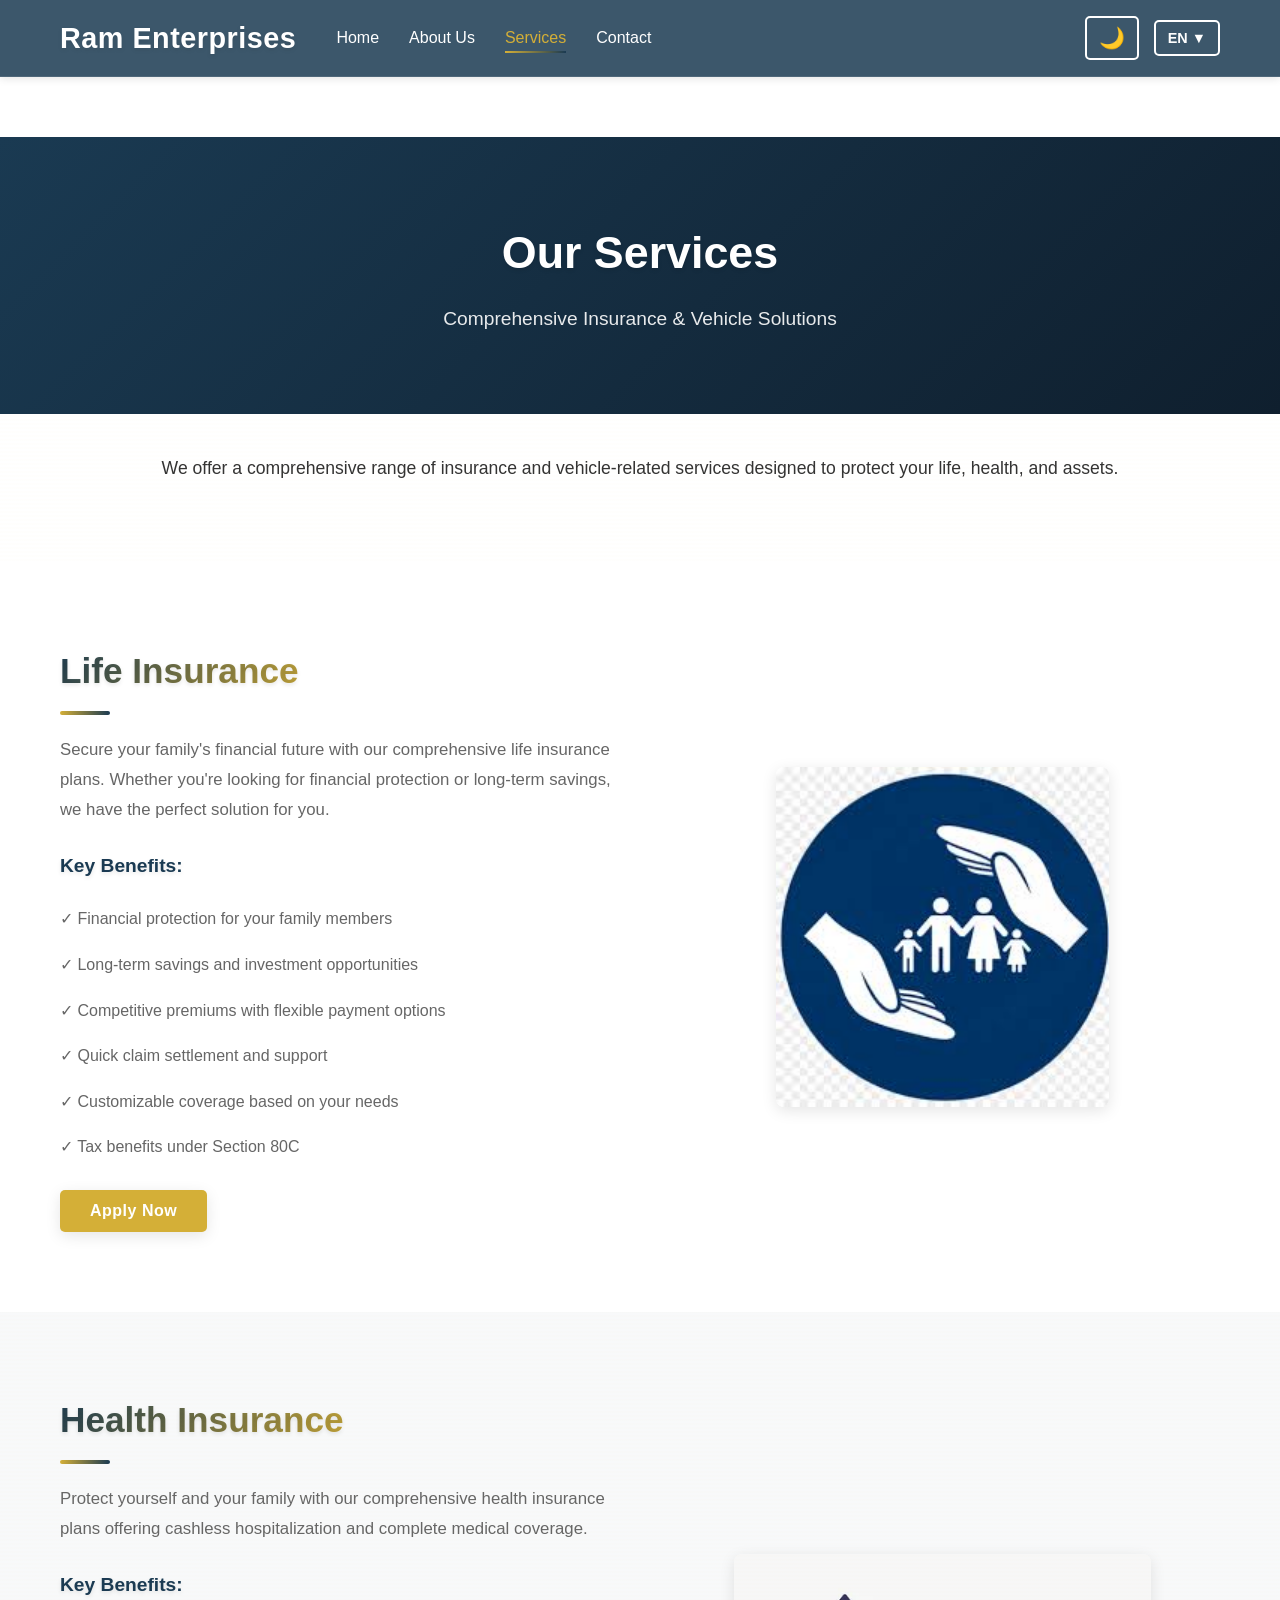
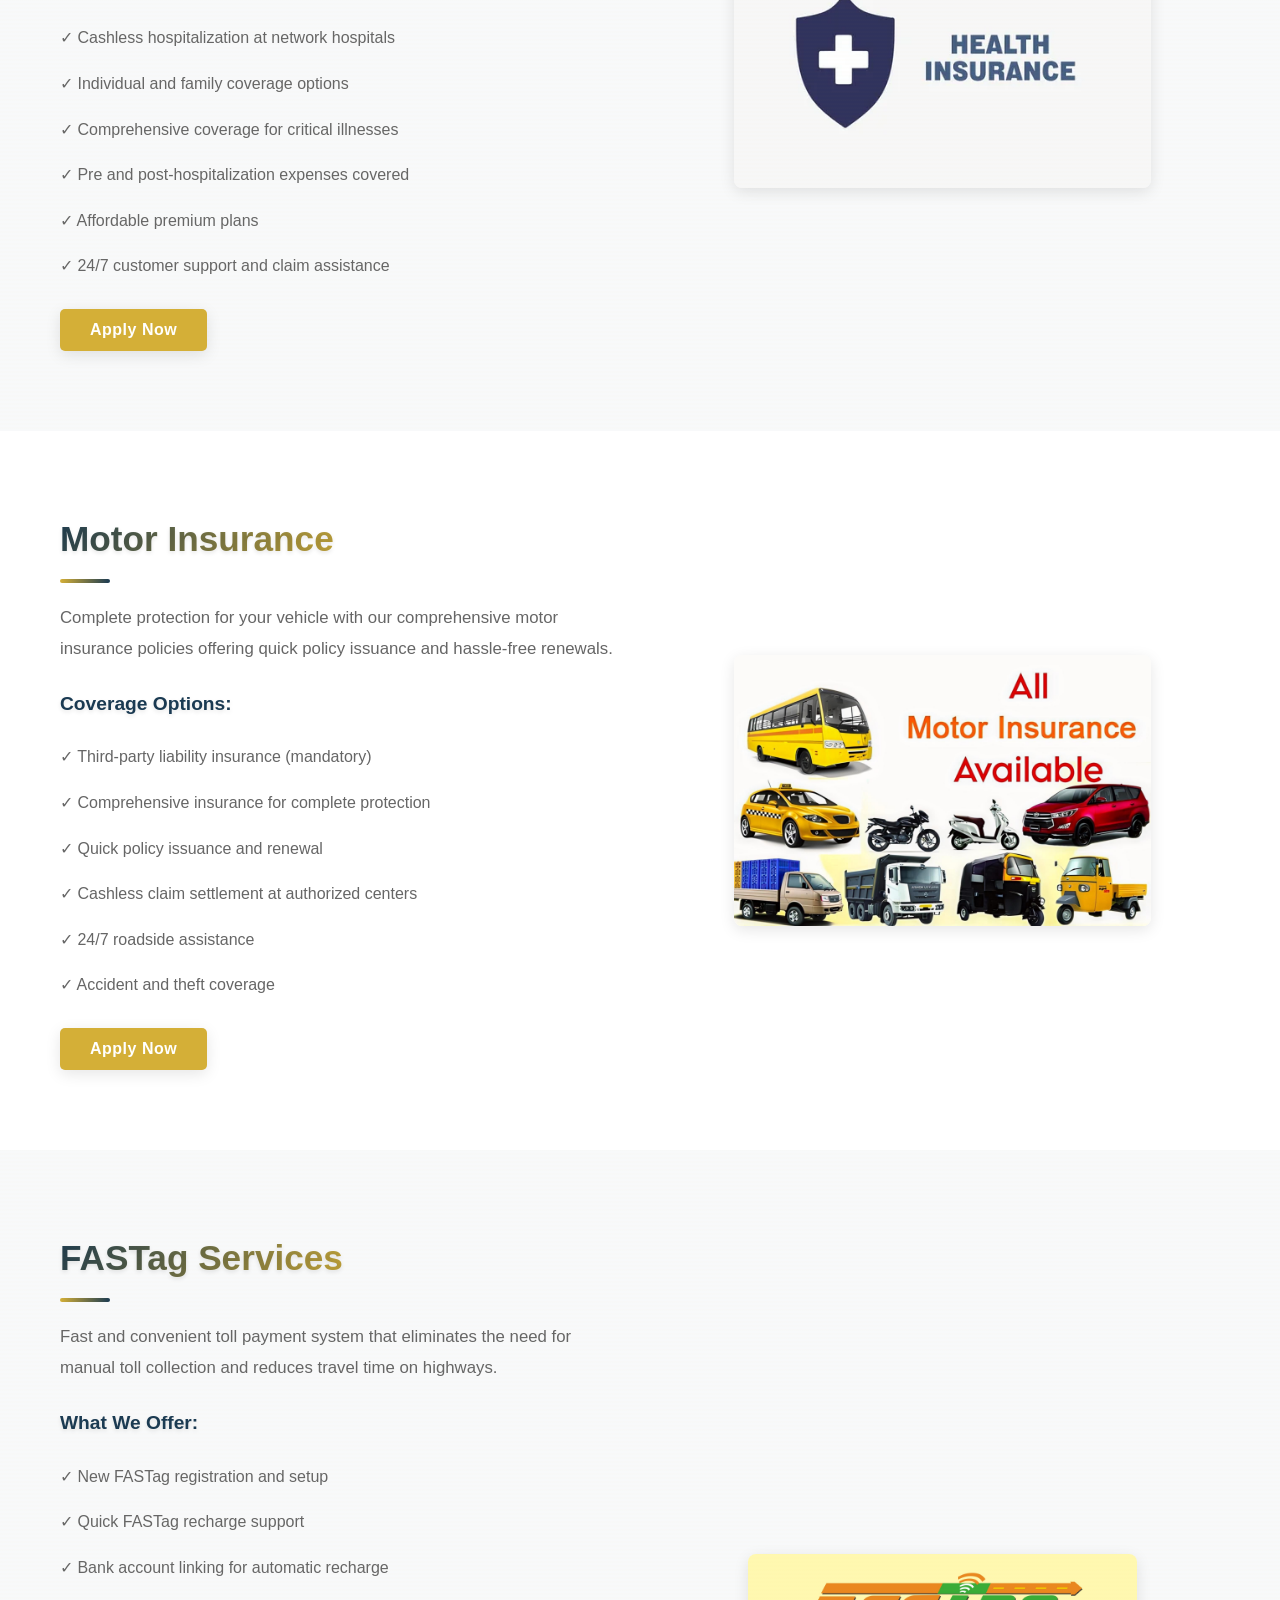
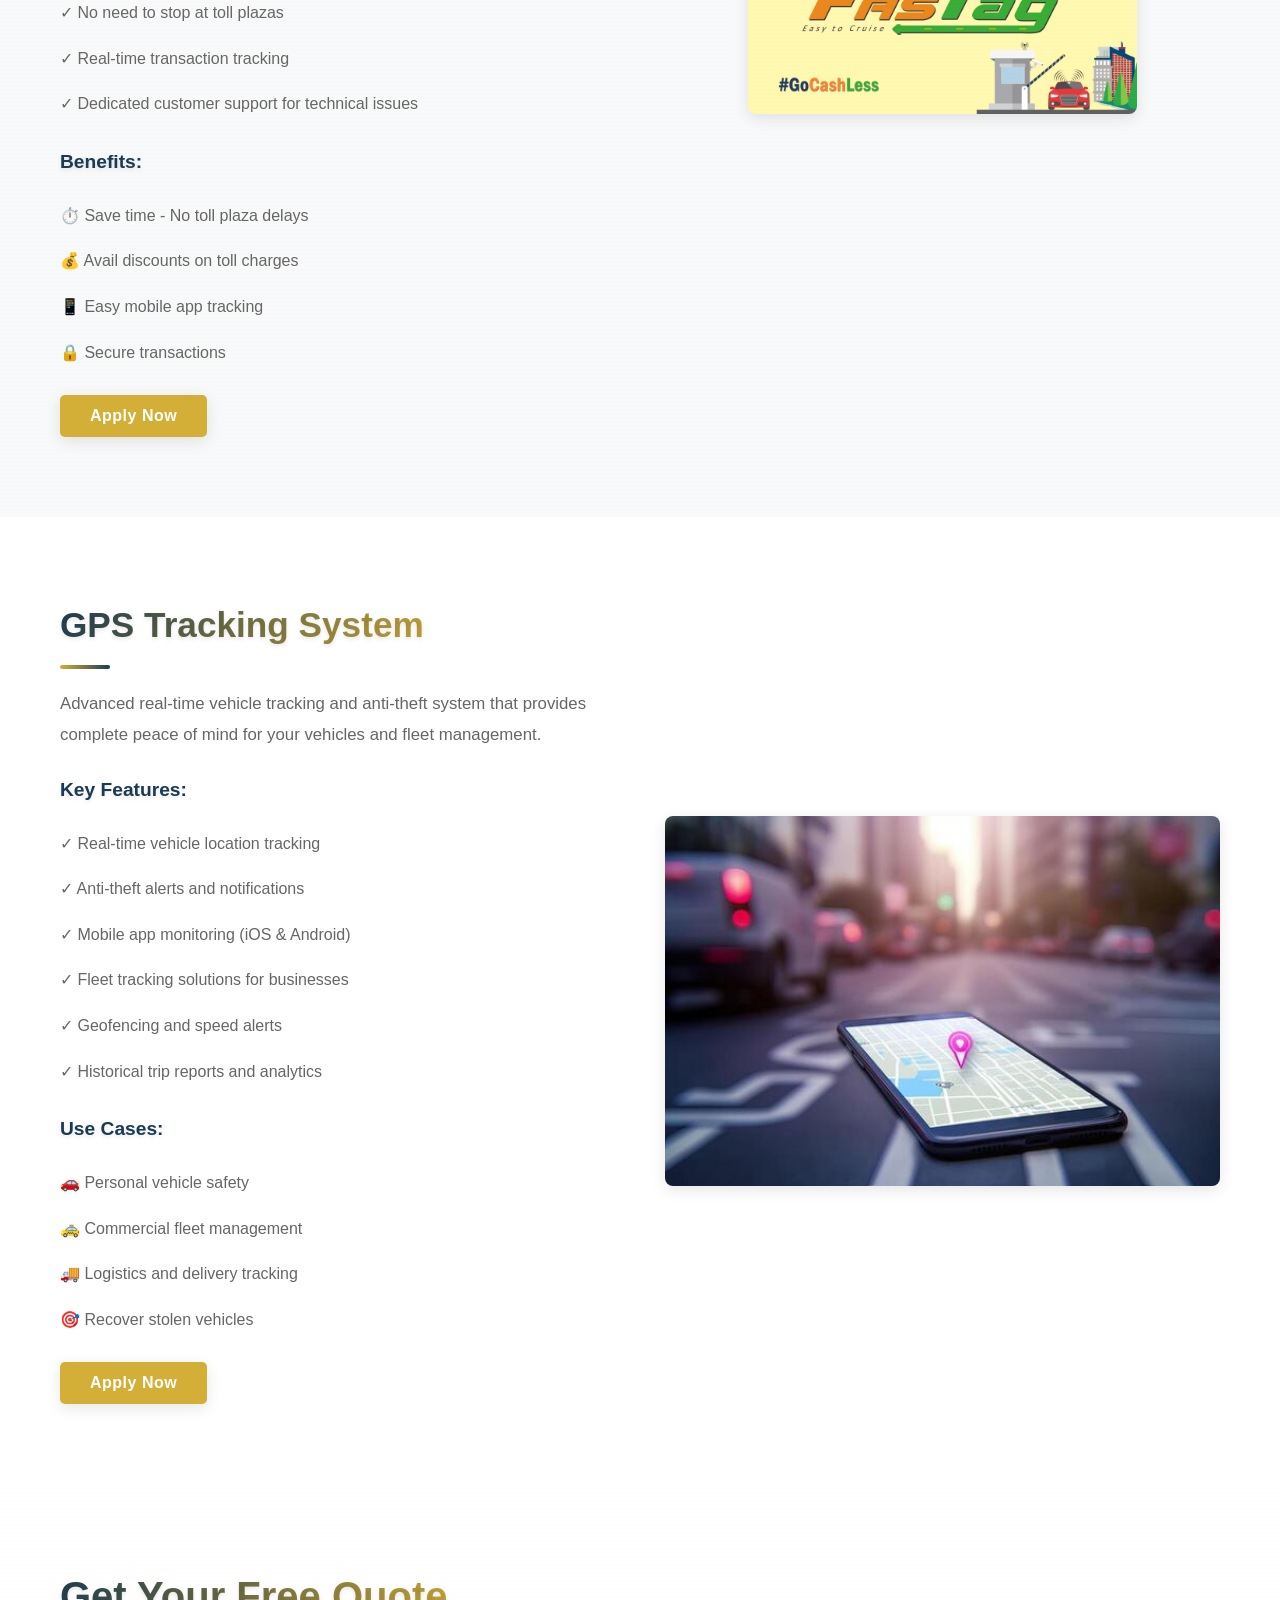
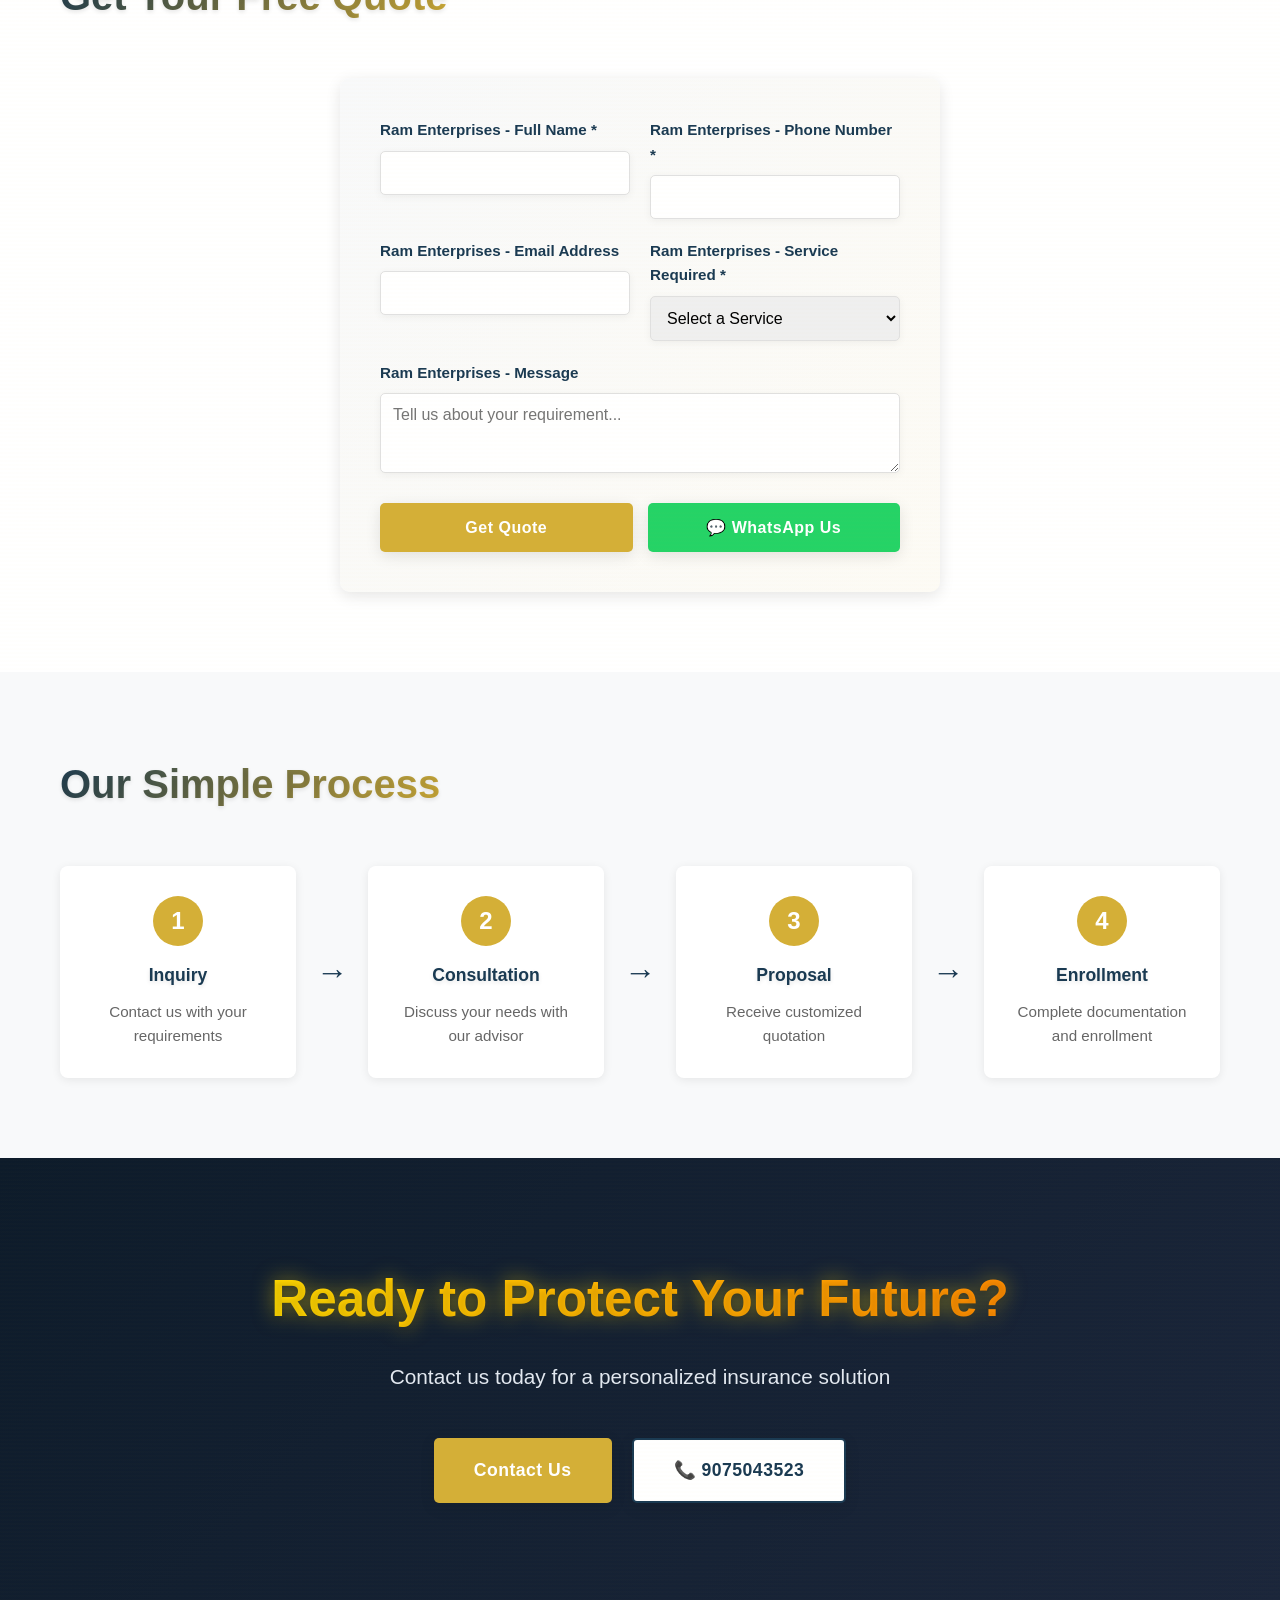
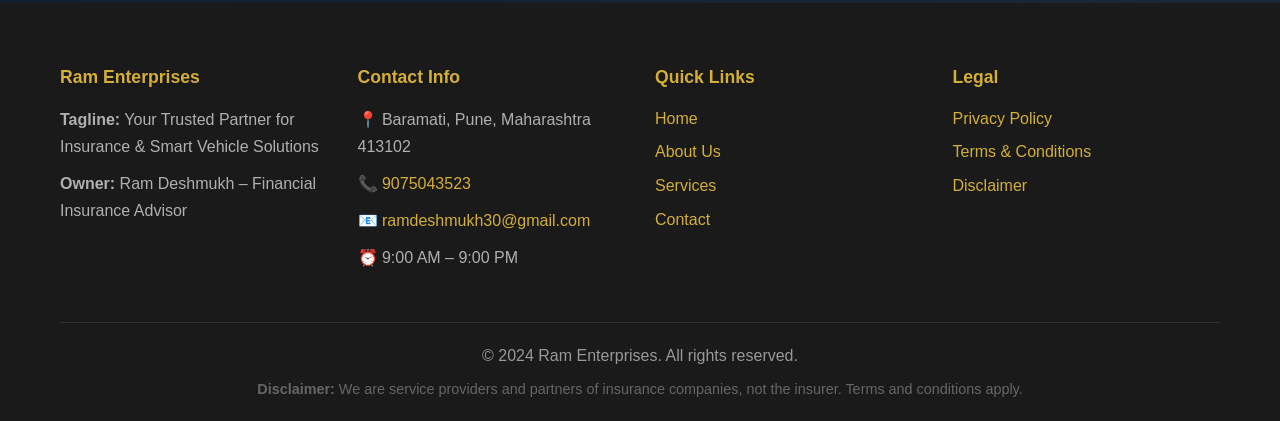
<file: services.html>
<!DOCTYPE html>
<html lang="en">
<head>
    <meta charset="UTF-8">
    <meta name="viewport" content="width=device-width, initial-scale=1.0">
    <meta name="description" content="Ram Enterprises Services - Life Insurance, Health Insurance, Motor Insurance, FASTag Services, and GPS Tracking Solutions.">
    <title>Services - Ram Enterprises</title>
    <link rel="stylesheet" href="./css/style.css">
</head>
<body>
    <!-- Navigation Bar -->
    <nav class="navbar">
        <div class="container navbar-container">
            <div class="logo">
                <h1>Ram Enterprises</h1>
            </div>
            <button class="mobile-menu-btn" id="mobileMenuBtn">☰</button>
            <ul class="nav-links" id="navLinks">
                <li><a href="index.html">Home</a></li>
                <li><a href="about.html">About Us</a></li>
                <li><a href="services.html" class="active">Services</a></li>
                <li><a href="contact.html">Contact</a></li>
            </ul>
            <div class="nav-controls">
                <button class="theme-toggle" id="themeToggle" title="Toggle Dark Mode">🌙</button>
                <div class="language-selector">
                    <button class="language-toggle" id="languageToggle" title="Select Language">EN ▼</button>
                    <div class="language-dropdown" id="languageDropdown">
                        <button class="lang-option" data-lang="en">English</button>
                        <button class="lang-option" data-lang="hi">हिंदी (Hindi)</button>
                        <button class="lang-option" data-lang="mr">मराठी (Marathi)</button>
                    </div>
                </div>
            </div>
        </div>
    </nav>

    <!-- Page Header -->
    <div class="page-header">
        <div class="container">
            <h1>Our Services</h1>
            <p>Comprehensive Insurance & Vehicle Solutions</p>
        </div>
    </div>

    <!-- Services Overview -->
    <section class="services-overview">
        <div class="container">
            <p style="text-align: center; font-size: 1.1rem; margin-bottom: 40px;">
                We offer a comprehensive range of insurance and vehicle-related services designed to protect your life, health, and assets.
            </p>
        </div>
    </section>

    <!-- Life Insurance -->
    <section class="service-detail">
        <div class="container">
            <div class="service-layout">
                <div class="service-text">
                    <h2>Life Insurance</h2>
                    <p>Secure your family's financial future with our comprehensive life insurance plans. Whether you're looking for financial protection or long-term savings, we have the perfect solution for you.</p>
                    <h3>Key Benefits:</h3>
                    <ul class="benefits-list">
                        <li>✓ Financial protection for your family members</li>
                        <li>✓ Long-term savings and investment opportunities</li>
                        <li>✓ Competitive premiums with flexible payment options</li>
                        <li>✓ Quick claim settlement and support</li>
                        <li>✓ Customizable coverage based on your needs</li>
                        <li>✓ Tax benefits under Section 80C</li>
                    </ul>
                    <button class="btn btn-primary apply-service-btn" data-service="Life Insurance" style="margin-top: 20px;">Apply Now</button>
                </div>
                <div class="service-image">
                    <img src="./images/life-insurance.png" alt="Life Insurance Services - Secure Your Family's Future" style="width: 60%; max-width: 350px; height: auto; border-radius: 8px; box-shadow: 0 4px 15px rgba(0,0,0,0.1); margin: 0 auto;">
                </div>
            </div>
        </div>
    </section>

    <!-- Health Insurance -->
    <section class="service-detail alt-bg">
        <div class="container">
            <div class="service-layout">
                <div class="service-text">
                    <h2>Health Insurance</h2>
                    <p>Protect yourself and your family with our comprehensive health insurance plans offering cashless hospitalization and complete medical coverage.</p>
                    <h3>Key Benefits:</h3>
                    <ul class="benefits-list">
                        <li>✓ Cashless hospitalization at network hospitals</li>
                        <li>✓ Individual and family coverage options</li>
                        <li>✓ Comprehensive coverage for critical illnesses</li>
                        <li>✓ Pre and post-hospitalization expenses covered</li>
                        <li>✓ Affordable premium plans</li>
                        <li>✓ 24/7 customer support and claim assistance</li>
                    </ul>
                    <button class="btn btn-primary apply-service-btn" data-service="Health Insurance" style="margin-top: 20px;">Apply Now</button>
                </div>
                <div class="service-image">
                    <img src="./images/health-insurance.png" alt="Health Insurance Services - Comprehensive Medical Coverage" style="width: 75%; max-width: 450px; height: auto; border-radius: 8px; box-shadow: 0 4px 15px rgba(0,0,0,0.1); margin: 0 auto;">
                </div>
            </div>
        </div>
    </section>

    <section class="service-detail">
        <div class="container">
            <div class="service-layout">
                <div class="service-text">
                    <h2>Motor Insurance</h2>
                    <p>Complete protection for your vehicle with our comprehensive motor insurance policies offering quick policy issuance and hassle-free renewals.</p>
                    <h3>Coverage Options:</h3>
                    <ul class="benefits-list">
                        <li>✓ Third-party liability insurance (mandatory)</li>
                        <li>✓ Comprehensive insurance for complete protection</li>
                        <li>✓ Quick policy issuance and renewal</li>
                        <li>✓ Cashless claim settlement at authorized centers</li>
                        <li>✓ 24/7 roadside assistance</li>
                        <li>✓ Accident and theft coverage</li>
                    </ul>
                    <button class="btn btn-primary apply-service-btn" data-service="Motor Insurance" style="margin-top: 20px;">Apply Now</button>
                </div>
                <div class="service-image">
                    <img src="./images/motor-insurance.png" alt="Motor Insurance Services - Complete Vehicle Protection" style="width: 75%; max-width: 450px; height: auto; border-radius: 8px; box-shadow: 0 4px 15px rgba(0,0,0,0.1); margin: 0 auto;">
                </div>
            </div>
        </div>
    </section>

    <!-- FASTag Services -->
    <section class="service-detail alt-bg">
        <div class="container">
            <div class="service-layout">
                <div class="service-text">
                    <h2>FASTag Services</h2>
                    <p>Fast and convenient toll payment system that eliminates the need for manual toll collection and reduces travel time on highways.</p>
                    <h3>What We Offer:</h3>
                    <ul class="benefits-list">
                        <li>✓ New FASTag registration and setup</li>
                        <li>✓ Quick FASTag recharge support</li>
                        <li>✓ Bank account linking for automatic recharge</li>
                        <li>✓ No need to stop at toll plazas</li>
                        <li>✓ Real-time transaction tracking</li>
                        <li>✓ Dedicated customer support for technical issues</li>
                    </ul>
                    <h3 style="margin-top: 20px;">Benefits:</h3>
                    <ul class="benefits-list">
                        <li>⏱️ Save time - No toll plaza delays</li>
                        <li>💰 Avail discounts on toll charges</li>
                        <li>📱 Easy mobile app tracking</li>
                        <li>🔒 Secure transactions</li>
                    </ul>
                    <button class="btn btn-primary apply-service-btn" data-service="FASTag Services" style="margin-top: 20px;">Apply Now</button>
                </div>
                <div class="service-image">
                    <img src="./images/fastag.jpg" alt="FASTag Services - Easy to Cruise, Go Cashless" style="width: 70%; max-width: 400px; height: auto; border-radius: 8px; box-shadow: 0 4px 15px rgba(0,0,0,0.1); margin: 0 auto;">
                </div>
            </div>
        </div>
    </section>

    <!-- GPS Tracking System -->
    <section class="service-detail">
        <div class="container">
            <div class="service-layout">
                <div class="service-text">
                    <h2>GPS Tracking System</h2>
                    <p>Advanced real-time vehicle tracking and anti-theft system that provides complete peace of mind for your vehicles and fleet management.</p>
                    <h3>Key Features:</h3>
                    <ul class="benefits-list">
                        <li>✓ Real-time vehicle location tracking</li>
                        <li>✓ Anti-theft alerts and notifications</li>
                        <li>✓ Mobile app monitoring (iOS & Android)</li>
                        <li>✓ Fleet tracking solutions for businesses</li>
                        <li>✓ Geofencing and speed alerts</li>
                        <li>✓ Historical trip reports and analytics</li>
                    </ul>
                    <h3 style="margin-top: 20px;">Use Cases:</h3>
                    <ul class="benefits-list">
                        <li>🚗 Personal vehicle safety</li>
                        <li>🚕 Commercial fleet management</li>
                        <li>🚚 Logistics and delivery tracking</li>
                        <li>🎯 Recover stolen vehicles</li>
                    </ul>
                    <button class="btn btn-primary apply-service-btn" data-service="GPS Tracking" style="margin-top: 20px;">Apply Now</button>
                </div>
                <div class="service-image">
                    <img src="./images/gps-tracking.jpg" alt="GPS Tracking System - Real-time Vehicle Location" style="width: 100%; border-radius: 8px; box-shadow: 0 4px 15px rgba(0,0,0,0.1);">
                </div>
            </div>
        </div>
    </section>

    <!-- Quote Form Section -->
    <section id="quote-form" class="quote-section">
        <div class="container">
            <h2>Get Your Free Quote</h2>
            <form class="quote-form" id="quoteForm">
                <div class="form-row">
                    <div class="form-group">
                        <label for="fullName">Ram Enterprises - Full Name *</label>
                        <input type="text" id="fullName" name="fullName" required>
                    </div>
                    <div class="form-group">
                        <label for="phone">Ram Enterprises - Phone Number *</label>
                        <input type="tel" id="phone" name="phone" required pattern="[0-9]{10}">
                    </div>
                </div>
                <div class="form-row">
                    <div class="form-group">
                        <label for="email">Ram Enterprises - Email Address</label>
                        <input type="email" id="email" name="email">
                    </div>
                    <div class="form-group">
                        <label for="service">Ram Enterprises - Service Required *</label>
                        <select id="service" name="service" required>
                            <option value="">Select a Service</option>
                            <option value="Life Insurance">Life Insurance</option>
                            <option value="Health Insurance">Health Insurance</option>
                            <option value="Motor Insurance">Motor Insurance</option>
                            <option value="FASTag">FASTag Services</option>
                            <option value="GPS Tracking">GPS Tracking</option>
                        </select>
                    </div>
                </div>
                <div class="form-group">
                    <label for="message">Ram Enterprises - Message</label>
                    <textarea id="message" name="message" rows="3" placeholder="Tell us about your requirement..."></textarea>
                </div>
                <div class="form-buttons">
                    <button type="submit" class="btn btn-primary">Get Quote</button>
                    <a href="https://wa.me/919075043523?text=Hi!%20I%20want%20to%20inquire%20about%20insurance%20services" target="_blank" class="btn btn-whatsapp">
                        💬 WhatsApp Us
                    </a>
                </div>
            </form>
        </div>
    </section>

    <!-- Process Section -->
    <section class="process-section">
        <div class="container">
            <h2>Our Simple Process</h2>
            <div class="process-steps">
                <div class="step">
                    <div class="step-number">1</div>
                    <h3>Inquiry</h3>
                    <p>Contact us with your requirements</p>
                </div>
                <div class="step-arrow">→</div>
                <div class="step">
                    <div class="step-number">2</div>
                    <h3>Consultation</h3>
                    <p>Discuss your needs with our advisor</p>
                </div>
                <div class="step-arrow">→</div>
                <div class="step">
                    <div class="step-number">3</div>
                    <h3>Proposal</h3>
                    <p>Receive customized quotation</p>
                </div>
                <div class="step-arrow">→</div>
                <div class="step">
                    <div class="step-number">4</div>
                    <h3>Enrollment</h3>
                    <p>Complete documentation and enrollment</p>
                </div>
            </div>
        </div>
    </section>

    <!-- CTA Section -->
    <section class="cta-section">
        <div class="container">
            <h2>Ready to Protect Your Future?</h2>
            <p>Contact us today for a personalized insurance solution</p>
            <div class="cta-buttons">
                <a href="contact.html" class="btn btn-primary btn-large">Contact Us</a>
                <a href="tel:9075043523" class="btn btn-secondary btn-large">📞 9075043523</a>
            </div>
        </div>
    </section>

    <!-- Footer -->
    <footer class="footer">
        <div class="container">
            <div class="footer-content">
                <div class="footer-section">
                    <h3>Ram Enterprises</h3>
                    <p><strong>Tagline:</strong> Your Trusted Partner for Insurance & Smart Vehicle Solutions</p>
                    <p><strong>Owner:</strong> Ram Deshmukh – Financial Insurance Advisor</p>
                </div>
                <div class="footer-section">
                    <h3>Contact Info</h3>
                    <p>📍 Baramati, Pune, Maharashtra 413102</p>
                    <p>📞 <a href="tel:9075043523">9075043523</a></p>
                    <p>📧 <a href="mailto:ramdeshmukh30@gmail.com">ramdeshmukh30@gmail.com</a></p>
                    <p>⏰ 9:00 AM – 9:00 PM</p>
                </div>
                <div class="footer-section">
                    <h3>Quick Links</h3>
                    <ul>
                        <li><a href="index.html">Home</a></li>
                        <li><a href="about.html">About Us</a></li>
                        <li><a href="services.html">Services</a></li>
                        <li><a href="contact.html">Contact</a></li>
                    </ul>
                </div>
                <div class="footer-section">
                    <h3>Legal</h3>
                    <ul>
                        <li><a href="privacy-policy.html">Privacy Policy</a></li>
                        <li><a href="terms-conditions.html">Terms & Conditions</a></li>
                        <li><a href="#disclaimer">Disclaimer</a></li>
                    </ul>
                </div>
            </div>
            <div class="footer-bottom">
                <p>&copy; 2024 Ram Enterprises. All rights reserved.</p>
                <p style="font-size: 0.9rem; color: #666; margin-top: 10px;"><strong>Disclaimer:</strong> We are service providers and partners of insurance companies, not the insurer. Terms and conditions apply.</p>
            </div>
        </div>
    </footer>

    <script src="./js/script.js"></script>
    <script src="./js/theme-language.js"></script>
</body>
</html>
</file>
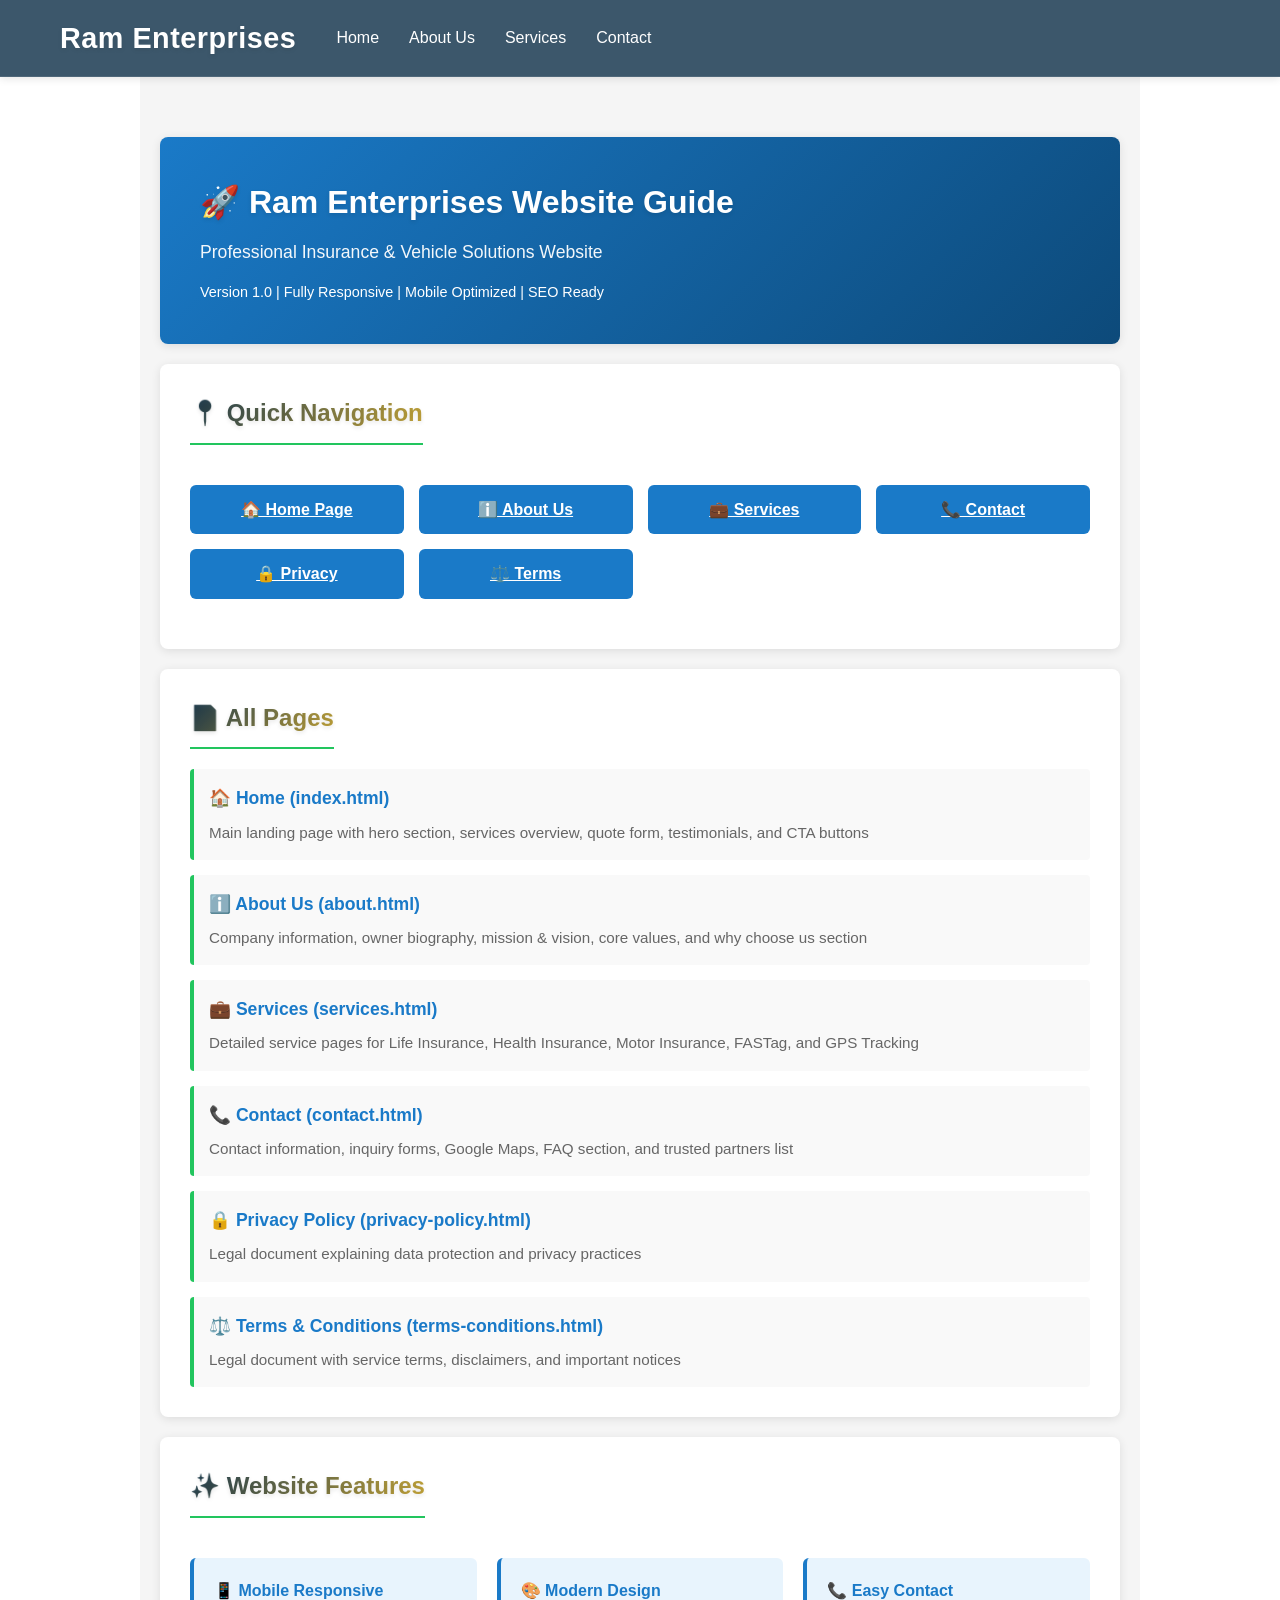
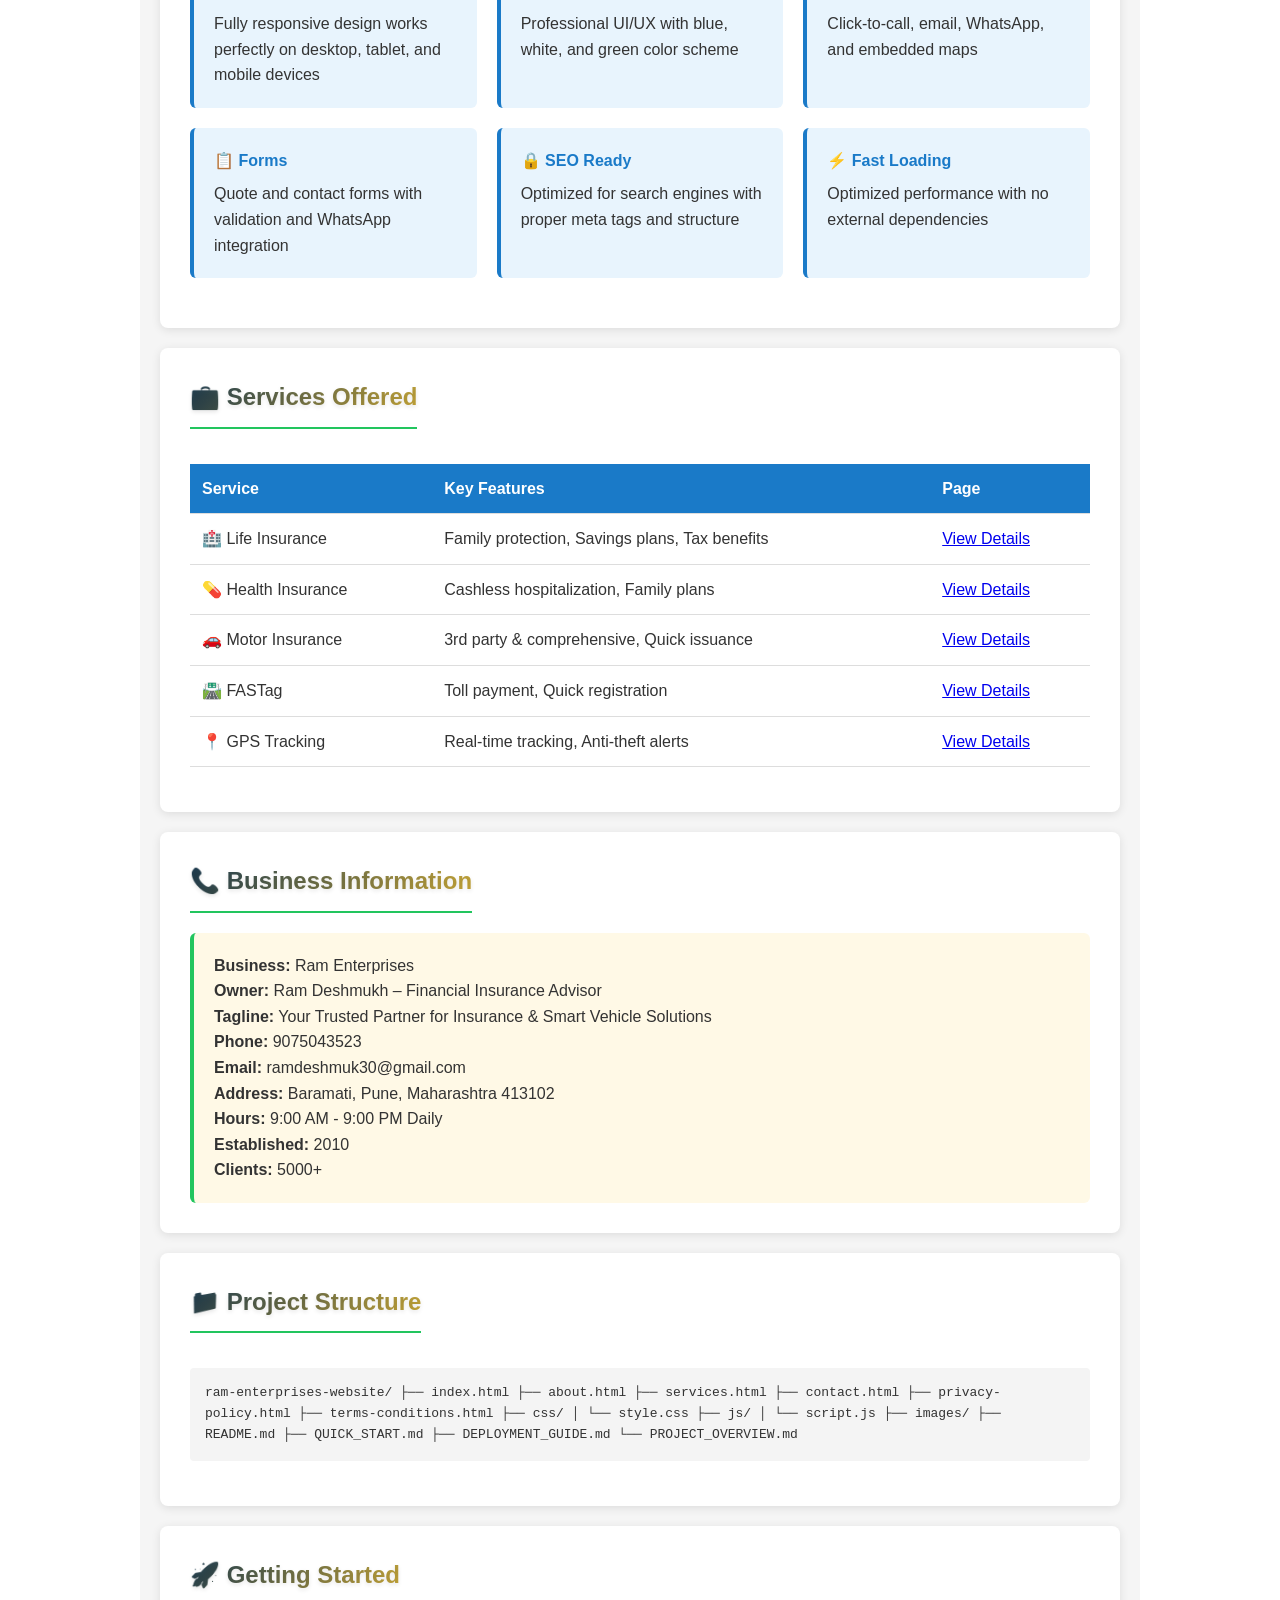
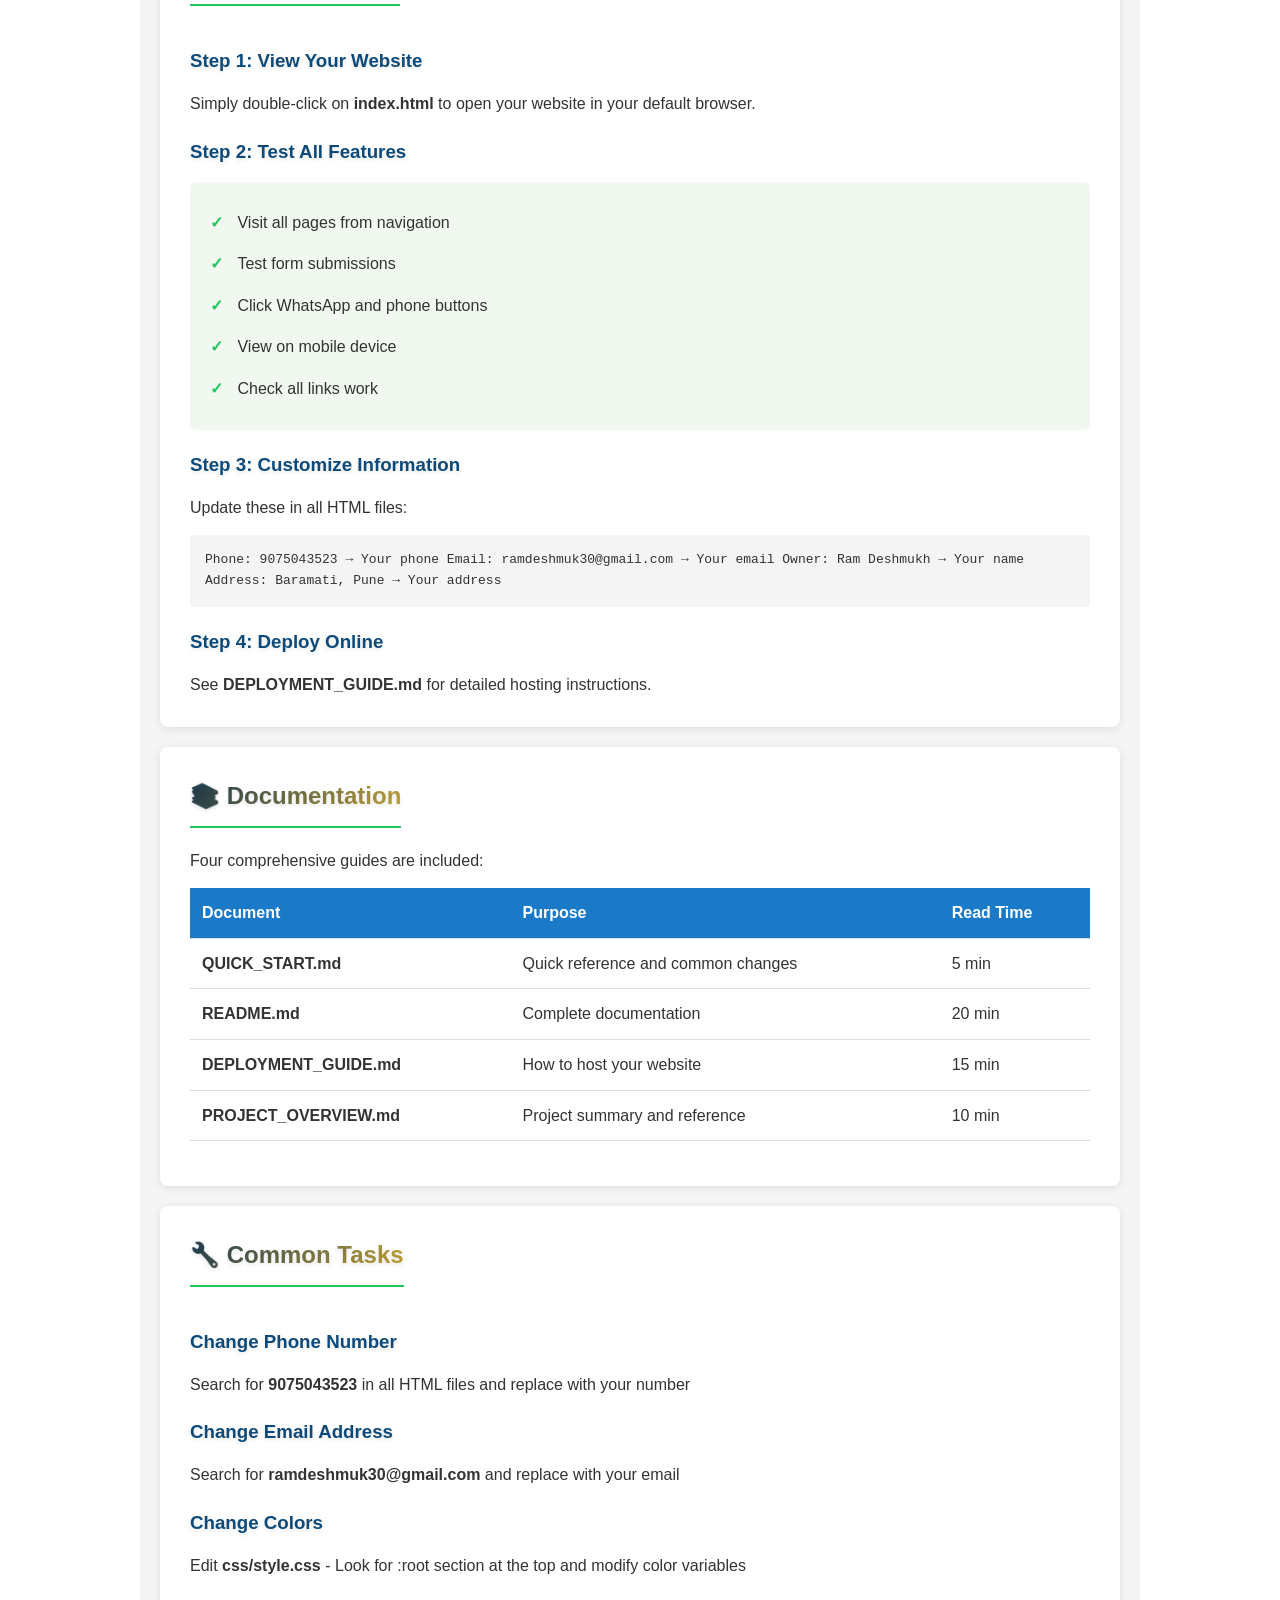
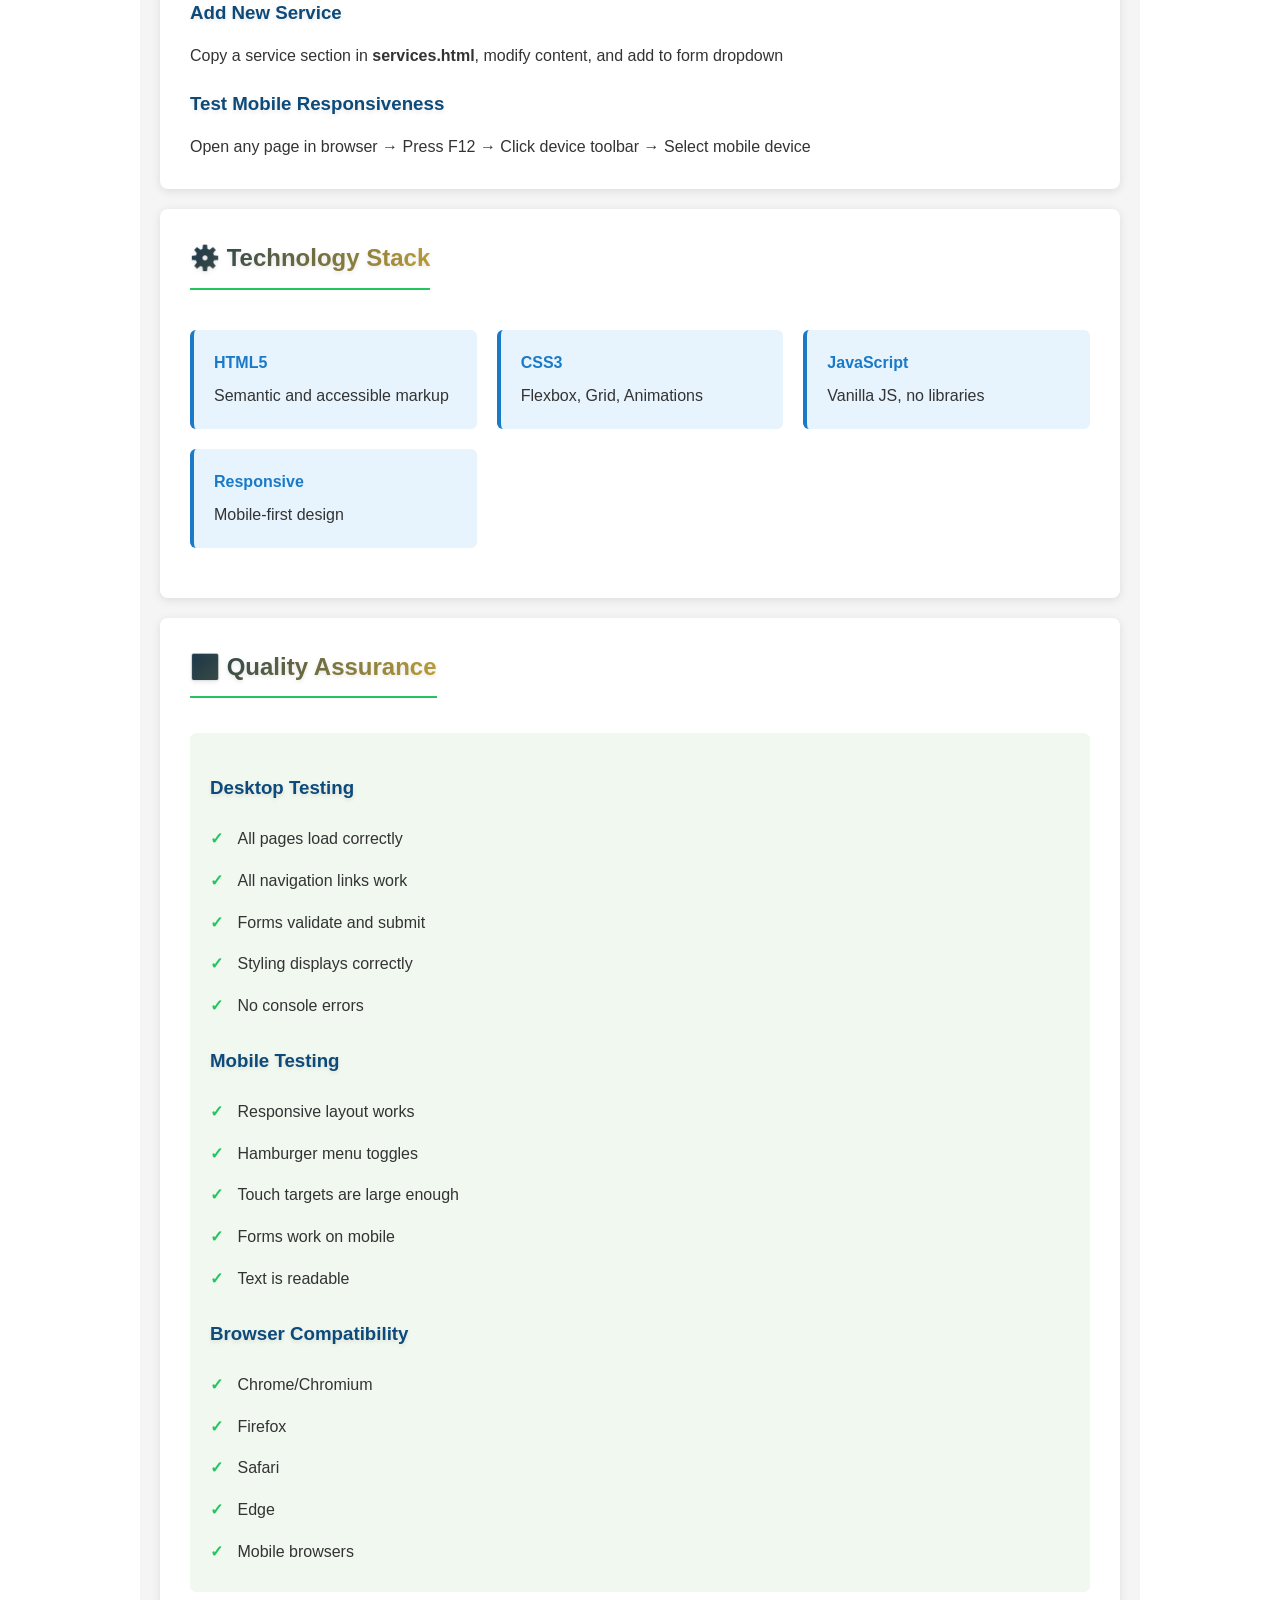
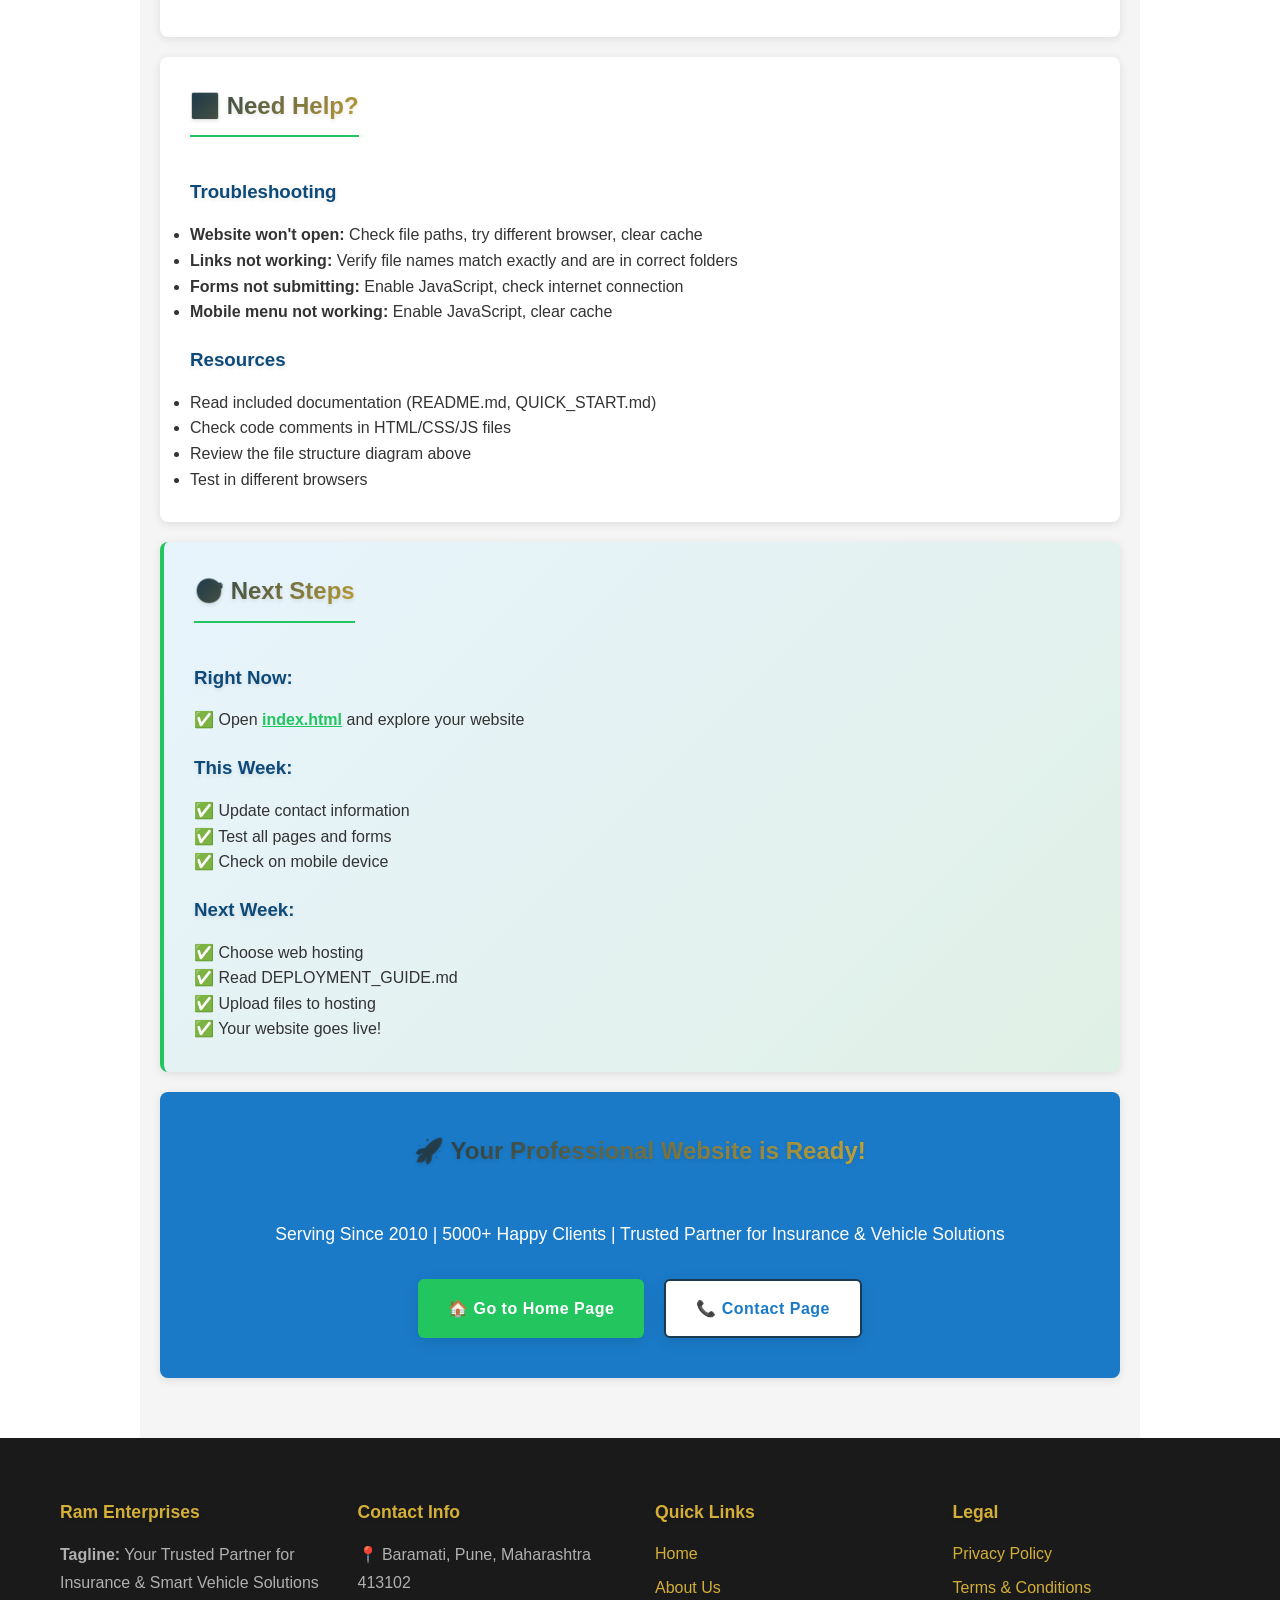
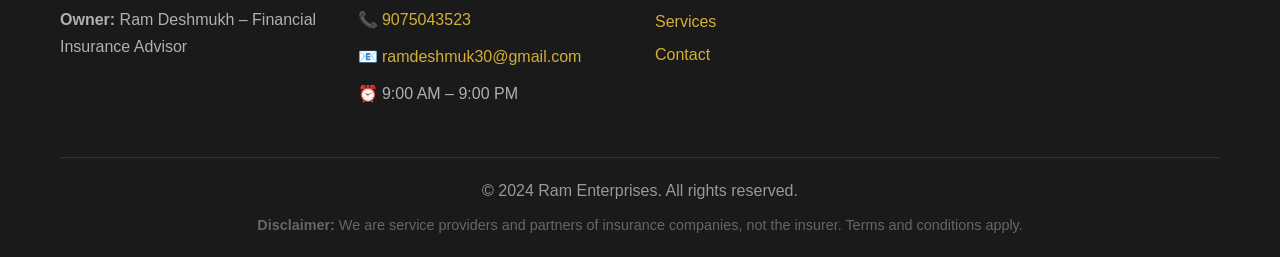
<file: sitemap.html>
<!DOCTYPE html>
<html lang="en">
<head>
    <meta charset="UTF-8">
    <meta name="viewport" content="width=device-width, initial-scale=1.0">
    <title>Ram Enterprises - Website Sitemap & Development Guide</title>
    <link rel="stylesheet" href="./css/style.css">
    <style>
        .dev-guide {
            max-width: 1000px;
            margin: 0 auto;
            padding: 40px 20px;
            background-color: #f5f5f5;
        }
        .dev-section {
            background: white;
            padding: 30px;
            margin: 20px 0;
            border-radius: 8px;
            box-shadow: 0 2px 10px rgba(0,0,0,0.1);
        }
        .dev-section h2 {
            color: #1a7ac8;
            margin-bottom: 20px;
            border-bottom: 2px solid #22c55e;
            padding-bottom: 10px;
        }
        .dev-section h3 {
            color: #0d4a7a;
            margin-top: 20px;
            margin-bottom: 15px;
        }
        .page-list {
            display: grid;
            gap: 15px;
        }
        .page-item {
            background: #f9f9f9;
            padding: 15px;
            border-left: 4px solid #22c55e;
            border-radius: 4px;
        }
        .page-item a {
            color: #1a7ac8;
            text-decoration: none;
            font-weight: 600;
            font-size: 1.1rem;
        }
        .page-item a:hover {
            color: #22c55e;
            text-decoration: underline;
        }
        .page-item p {
            margin: 8px 0 0 0;
            color: #666;
            font-size: 0.95rem;
        }
        .code-block {
            background: #f4f4f4;
            padding: 15px;
            border-radius: 4px;
            font-family: monospace;
            overflow-x: auto;
            margin: 15px 0;
        }
        .features {
            display: grid;
            grid-template-columns: repeat(auto-fit, minmax(250px, 1fr));
            gap: 20px;
            margin: 20px 0;
        }
        .feature-card {
            background: #e8f4fd;
            padding: 20px;
            border-radius: 6px;
            border-left: 4px solid #1a7ac8;
        }
        .feature-card h4 {
            color: #1a7ac8;
            margin-bottom: 8px;
        }
        .quick-links {
            display: grid;
            grid-template-columns: repeat(auto-fit, minmax(200px, 1fr));
            gap: 15px;
            margin: 20px 0;
        }
        .quick-link-btn {
            background: #1a7ac8;
            color: white;
            padding: 12px 20px;
            border-radius: 6px;
            text-decorator: none;
            text-align: center;
            font-weight: 600;
            transition: all 0.3s;
        }
        .quick-link-btn:hover {
            background: #22c55e;
            transform: translateY(-2px);
        }
        .checklist {
            background: #f0f8f0;
            padding: 20px;
            border-radius: 6px;
            margin: 15px 0;
        }
        .checklist ul {
            list-style: none;
            padding: 0;
        }
        .checklist li {
            padding: 8px 0;
        }
        .checklist li:before {
            content: "✓ ";
            color: #22c55e;
            font-weight: bold;
            margin-right: 10px;
        }
        table {
            width: 100%;
            border-collapse: collapse;
            margin: 15px 0;
        }
        table th, table td {
            padding: 12px;
            text-align: left;
            border-bottom: 1px solid #ddd;
        }
        table th {
            background: #1a7ac8;
            color: white;
        }
        table tr:hover {
            background: #f5f5f5;
        }
    </style>
</head>
<body>
    <!-- Navigation Bar -->
    <nav class="navbar">
        <div class="container navbar-container">
            <div class="logo">
                <h1>Ram Enterprises</h1>
            </div>
            <button class="mobile-menu-btn" id="mobileMenuBtn">☰</button>
            <ul class="nav-links" id="navLinks">
                <li><a href="index.html">Home</a></li>
                <li><a href="about.html">About Us</a></li>
                <li><a href="services.html">Services</a></li>
                <li><a href="contact.html">Contact</a></li>
            </ul>
        </div>
    </nav>

    <!-- Main Content -->
    <div class="dev-guide">
        <!-- Header -->
        <div class="dev-section" style="background: linear-gradient(135deg, #1a7ac8 0%, #0d4a7a 100%); color: white; padding: 40px;">
            <h1 style="color: white; margin-bottom: 10px;">🚀 Ram Enterprises Website Guide</h1>
            <p style="font-size: 1.1rem; opacity: 0.95;">Professional Insurance & Vehicle Solutions Website</p>
            <p style="margin-top: 15px; font-size: 0.9rem;">Version 1.0 | Fully Responsive | Mobile Optimized | SEO Ready</p>
        </div>

        <!-- Quick Navigation -->
        <div class="dev-section">
            <h2>📍 Quick Navigation</h2>
            <div class="quick-links">
                <a href="index.html" class="quick-link-btn">🏠 Home Page</a>
                <a href="about.html" class="quick-link-btn">ℹ️ About Us</a>
                <a href="services.html" class="quick-link-btn">💼 Services</a>
                <a href="contact.html" class="quick-link-btn">📞 Contact</a>
                <a href="privacy-policy.html" class="quick-link-btn">🔒 Privacy</a>
                <a href="terms-conditions.html" class="quick-link-btn">⚖️ Terms</a>
            </div>
        </div>

        <!-- All Pages -->
        <div class="dev-section">
            <h2>📄 All Pages</h2>
            <div class="page-list">
                <div class="page-item">
                    <a href="index.html">🏠 Home (index.html)</a>
                    <p>Main landing page with hero section, services overview, quote form, testimonials, and CTA buttons</p>
                </div>
                <div class="page-item">
                    <a href="about.html">ℹ️ About Us (about.html)</a>
                    <p>Company information, owner biography, mission & vision, core values, and why choose us section</p>
                </div>
                <div class="page-item">
                    <a href="services.html">💼 Services (services.html)</a>
                    <p>Detailed service pages for Life Insurance, Health Insurance, Motor Insurance, FASTag, and GPS Tracking</p>
                </div>
                <div class="page-item">
                    <a href="contact.html">📞 Contact (contact.html)</a>
                    <p>Contact information, inquiry forms, Google Maps, FAQ section, and trusted partners list</p>
                </div>
                <div class="page-item">
                    <a href="privacy-policy.html">🔒 Privacy Policy (privacy-policy.html)</a>
                    <p>Legal document explaining data protection and privacy practices</p>
                </div>
                <div class="page-item">
                    <a href="terms-conditions.html">⚖️ Terms & Conditions (terms-conditions.html)</a>
                    <p>Legal document with service terms, disclaimers, and important notices</p>
                </div>
            </div>
        </div>

        <!-- Features -->
        <div class="dev-section">
            <h2>✨ Website Features</h2>
            <div class="features">
                <div class="feature-card">
                    <h4>📱 Mobile Responsive</h4>
                    <p>Fully responsive design works perfectly on desktop, tablet, and mobile devices</p>
                </div>
                <div class="feature-card">
                    <h4>🎨 Modern Design</h4>
                    <p>Professional UI/UX with blue, white, and green color scheme</p>
                </div>
                <div class="feature-card">
                    <h4>📞 Easy Contact</h4>
                    <p>Click-to-call, email, WhatsApp, and embedded maps</p>
                </div>
                <div class="feature-card">
                    <h4>📋 Forms</h4>
                    <p>Quote and contact forms with validation and WhatsApp integration</p>
                </div>
                <div class="feature-card">
                    <h4>🔒 SEO Ready</h4>
                    <p>Optimized for search engines with proper meta tags and structure</p>
                </div>
                <div class="feature-card">
                    <h4>⚡ Fast Loading</h4>
                    <p>Optimized performance with no external dependencies</p>
                </div>
            </div>
        </div>

        <!-- Services Covered -->
        <div class="dev-section">
            <h2>💼 Services Offered</h2>
            <table>
                <thead>
                    <tr>
                        <th>Service</th>
                        <th>Key Features</th>
                        <th>Page</th>
                    </tr>
                </thead>
                <tbody>
                    <tr>
                        <td>🏥 Life Insurance</td>
                        <td>Family protection, Savings plans, Tax benefits</td>
                        <td><a href="services.html">View Details</a></td>
                    </tr>
                    <tr>
                        <td>💊 Health Insurance</td>
                        <td>Cashless hospitalization, Family plans</td>
                        <td><a href="services.html">View Details</a></td>
                    </tr>
                    <tr>
                        <td>🚗 Motor Insurance</td>
                        <td>3rd party & comprehensive, Quick issuance</td>
                        <td><a href="services.html">View Details</a></td>
                    </tr>
                    <tr>
                        <td>🛣️ FASTag</td>
                        <td>Toll payment, Quick registration</td>
                        <td><a href="services.html">View Details</a></td>
                    </tr>
                    <tr>
                        <td>📍 GPS Tracking</td>
                        <td>Real-time tracking, Anti-theft alerts</td>
                        <td><a href="services.html">View Details</a></td>
                    </tr>
                </tbody>
            </table>
        </div>

        <!-- Contact Information -->
        <div class="dev-section">
            <h2>📞 Business Information</h2>
            <div style="background: #fff9e6; padding: 20px; border-radius: 6px; border-left: 4px solid #22c55e;">
                <p><strong>Business:</strong> Ram Enterprises</p>
                <p><strong>Owner:</strong> Ram Deshmukh – Financial Insurance Advisor</p>
                <p><strong>Tagline:</strong> Your Trusted Partner for Insurance & Smart Vehicle Solutions</p>
                <p><strong>Phone:</strong> 9075043523</p>
                <p><strong>Email:</strong> ramdeshmuk30@gmail.com</p>
                <p><strong>Address:</strong> Baramati, Pune, Maharashtra 413102</p>
                <p><strong>Hours:</strong> 9:00 AM - 9:00 PM Daily</p>
                <p><strong>Established:</strong> 2010</p>
                <p><strong>Clients:</strong> 5000+</p>
            </div>
        </div>

        <!-- File Structure -->
        <div class="dev-section">
            <h2>📁 Project Structure</h2>
            <div class="code-block">
ram-enterprises-website/
├── index.html
├── about.html
├── services.html
├── contact.html
├── privacy-policy.html
├── terms-conditions.html
├── css/
│   └── style.css
├── js/
│   └── script.js
├── images/
├── README.md
├── QUICK_START.md
├── DEPLOYMENT_GUIDE.md
└── PROJECT_OVERVIEW.md
            </div>
        </div>

        <!-- Getting Started -->
        <div class="dev-section">
            <h2>🚀 Getting Started</h2>
            <h3>Step 1: View Your Website</h3>
            <p>Simply double-click on <strong>index.html</strong> to open your website in your default browser.</p>

            <h3>Step 2: Test All Features</h3>
            <div class="checklist">
                <ul>
                    <li>Visit all pages from navigation</li>
                    <li>Test form submissions</li>
                    <li>Click WhatsApp and phone buttons</li>
                    <li>View on mobile device</li>
                    <li>Check all links work</li>
                </ul>
            </div>

            <h3>Step 3: Customize Information</h3>
            <p>Update these in all HTML files:</p>
            <div class="code-block">
Phone: 9075043523 → Your phone
Email: ramdeshmuk30@gmail.com → Your email
Owner: Ram Deshmukh → Your name
Address: Baramati, Pune → Your address
            </div>

            <h3>Step 4: Deploy Online</h3>
            <p>See <strong>DEPLOYMENT_GUIDE.md</strong> for detailed hosting instructions.</p>
        </div>

        <!-- Documentation -->
        <div class="dev-section">
            <h2>📚 Documentation</h2>
            <p>Four comprehensive guides are included:</p>
            <table>
                <thead>
                    <tr>
                        <th>Document</th>
                        <th>Purpose</th>
                        <th>Read Time</th>
                    </tr>
                </thead>
                <tbody>
                    <tr>
                        <td><strong>QUICK_START.md</strong></td>
                        <td>Quick reference and common changes</td>
                        <td>5 min</td>
                    </tr>
                    <tr>
                        <td><strong>README.md</strong></td>
                        <td>Complete documentation</td>
                        <td>20 min</td>
                    </tr>
                    <tr>
                        <td><strong>DEPLOYMENT_GUIDE.md</strong></td>
                        <td>How to host your website</td>
                        <td>15 min</td>
                    </tr>
                    <tr>
                        <td><strong>PROJECT_OVERVIEW.md</strong></td>
                        <td>Project summary and reference</td>
                        <td>10 min</td>
                    </tr>
                </tbody>
            </table>
        </div>

        <!-- Common Tasks -->
        <div class="dev-section">
            <h2>🔧 Common Tasks</h2>
            
            <h3>Change Phone Number</h3>
            <p>Search for <strong>9075043523</strong> in all HTML files and replace with your number</p>

            <h3>Change Email Address</h3>
            <p>Search for <strong>ramdeshmuk30@gmail.com</strong> and replace with your email</p>

            <h3>Change Colors</h3>
            <p>Edit <strong>css/style.css</strong> - Look for :root section at the top and modify color variables</p>

            <h3>Add New Service</h3>
            <p>Copy a service section in <strong>services.html</strong>, modify content, and add to form dropdown</p>

            <h3>Test Mobile Responsiveness</h3>
            <p>Open any page in browser → Press F12 → Click device toolbar → Select mobile device</p>
        </div>

        <!-- Technology Stack -->
        <div class="dev-section">
            <h2>⚙️ Technology Stack</h2>
            <div class="features">
                <div class="feature-card">
                    <h4>HTML5</h4>
                    <p>Semantic and accessible markup</p>
                </div>
                <div class="feature-card">
                    <h4>CSS3</h4>
                    <p>Flexbox, Grid, Animations</p>
                </div>
                <div class="feature-card">
                    <h4>JavaScript</h4>
                    <p>Vanilla JS, no libraries</p>
                </div>
                <div class="feature-card">
                    <h4>Responsive</h4>
                    <p>Mobile-first design</p>
                </div>
            </div>
        </div>

        <!-- Quality Checklist -->
        <div class="dev-section">
            <h2>✅ Quality Assurance</h2>
            <div class="checklist">
                <h3>Desktop Testing</h3>
                <ul>
                    <li>All pages load correctly</li>
                    <li>All navigation links work</li>
                    <li>Forms validate and submit</li>
                    <li>Styling displays correctly</li>
                    <li>No console errors</li>
                </ul>

                <h3>Mobile Testing</h3>
                <ul>
                    <li>Responsive layout works</li>
                    <li>Hamburger menu toggles</li>
                    <li>Touch targets are large enough</li>
                    <li>Forms work on mobile</li>
                    <li>Text is readable</li>
                </ul>

                <h3>Browser Compatibility</h3>
                <ul>
                    <li>Chrome/Chromium</li>
                    <li>Firefox</li>
                    <li>Safari</li>
                    <li>Edge</li>
                    <li>Mobile browsers</li>
                </ul>
            </div>
        </div>

        <!-- Support & Help -->
        <div class="dev-section">
            <h2>🆘 Need Help?</h2>
            <h3>Troubleshooting</h3>
            <ul>
                <li><strong>Website won't open:</strong> Check file paths, try different browser, clear cache</li>
                <li><strong>Links not working:</strong> Verify file names match exactly and are in correct folders</li>
                <li><strong>Forms not submitting:</strong> Enable JavaScript, check internet connection</li>
                <li><strong>Mobile menu not working:</strong> Enable JavaScript, clear cache</li>
            </ul>

            <h3>Resources</h3>
            <ul>
                <li>Read included documentation (README.md, QUICK_START.md)</li>
                <li>Check code comments in HTML/CSS/JS files</li>
                <li>Review the file structure diagram above</li>
                <li>Test in different browsers</li>
            </ul>
        </div>

        <!-- Next Steps -->
        <div class="dev-section" style="background: linear-gradient(135deg, #e8f4fd 0%, rgba(34, 197, 94, 0.1) 100%); border-left: 4px solid #22c55e;">
            <h2 style="color: #1a7ac8;">🎯 Next Steps</h2>
            <h3>Right Now:</h3>
            <p>✅ Open <a href="index.html" style="color: #22c55e; font-weight: bold;"> index.html</a> and explore your website</p>
            
            <h3>This Week:</h3>
            <p>✅ Update contact information</p>
            <p>✅ Test all pages and forms</p>
            <p>✅ Check on mobile device</p>
            
            <h3>Next Week:</h3>
            <p>✅ Choose web hosting</p>
            <p>✅ Read DEPLOYMENT_GUIDE.md</p>
            <p>✅ Upload files to hosting</p>
            <p>✅ Your website goes live!</p>
        </div>

        <!-- Footer CTA -->
        <div class="dev-section" style="background: #1a7ac8; color: white; text-align: center; padding: 40px;">
            <h2 style="color: white; border: none;">🚀 Your Professional Website is Ready!</h2>
            <p style="font-size: 1.1rem; margin: 20px 0;">Serving Since 2010 | 5000+ Happy Clients | Trusted Partner for Insurance & Vehicle Solutions</p>
            <div style="display: flex; gap: 20px; justify-content: center; flex-wrap: wrap; margin-top: 30px;">
                <a href="index.html" class="btn btn-primary" style="background: #22c55e; color: white; padding: 15px 30px; border-radius: 6px; text-decoration: none; font-weight: 600;">🏠 Go to Home Page</a>
                <a href="contact.html" class="btn btn-secondary" style="background: white; color: #1a7ac8; padding: 15px 30px; border-radius: 6px; text-decoration: none; font-weight: 600;">📞 Contact Page</a>
            </div>
        </div>
    </div>

    <!-- Footer -->
    <footer class="footer">
        <div class="container">
            <div class="footer-content">
                <div class="footer-section">
                    <h3>Ram Enterprises</h3>
                    <p><strong>Tagline:</strong> Your Trusted Partner for Insurance & Smart Vehicle Solutions</p>
                    <p><strong>Owner:</strong> Ram Deshmukh – Financial Insurance Advisor</p>
                </div>
                <div class="footer-section">
                    <h3>Contact Info</h3>
                    <p>📍 Baramati, Pune, Maharashtra 413102</p>
                    <p>📞 <a href="tel:9075043523">9075043523</a></p>
                    <p>📧 <a href="mailto:ramdeshmuk30@gmail.com">ramdeshmuk30@gmail.com</a></p>
                    <p>⏰ 9:00 AM – 9:00 PM</p>
                </div>
                <div class="footer-section">
                    <h3>Quick Links</h3>
                    <ul>
                        <li><a href="index.html">Home</a></li>
                        <li><a href="about.html">About Us</a></li>
                        <li><a href="services.html">Services</a></li>
                        <li><a href="contact.html">Contact</a></li>
                    </ul>
                </div>
                <div class="footer-section">
                    <h3>Legal</h3>
                    <ul>
                        <li><a href="privacy-policy.html">Privacy Policy</a></li>
                        <li><a href="terms-conditions.html">Terms & Conditions</a></li>
                    </ul>
                </div>
            </div>
            <div class="footer-bottom">
                <p>&copy; 2024 Ram Enterprises. All rights reserved.</p>
                <p style="font-size: 0.9rem; color: #666; margin-top: 10px;"><strong>Disclaimer:</strong> We are service providers and partners of insurance companies, not the insurer. Terms and conditions apply.</p>
            </div>
        </div>
    </footer>

    <script src="./js/script.js"></script>
</body>
</html>
</file>
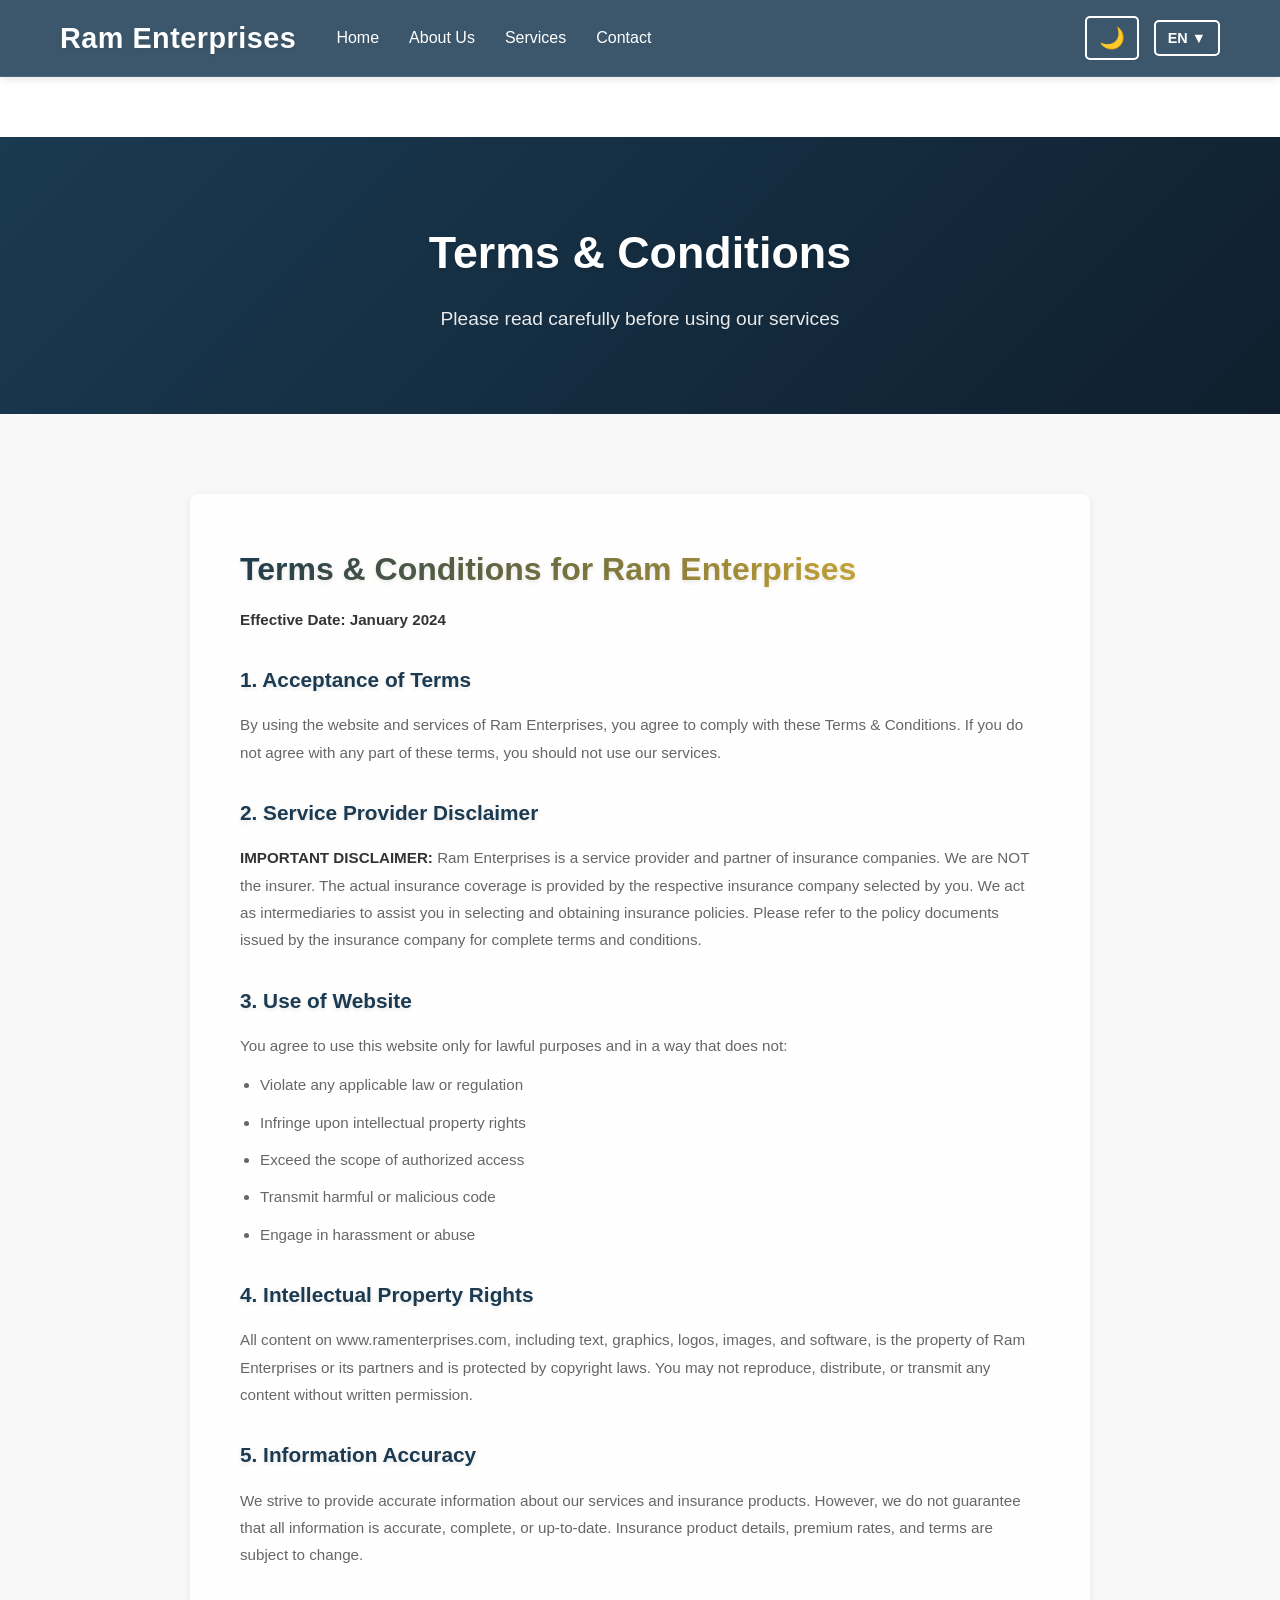
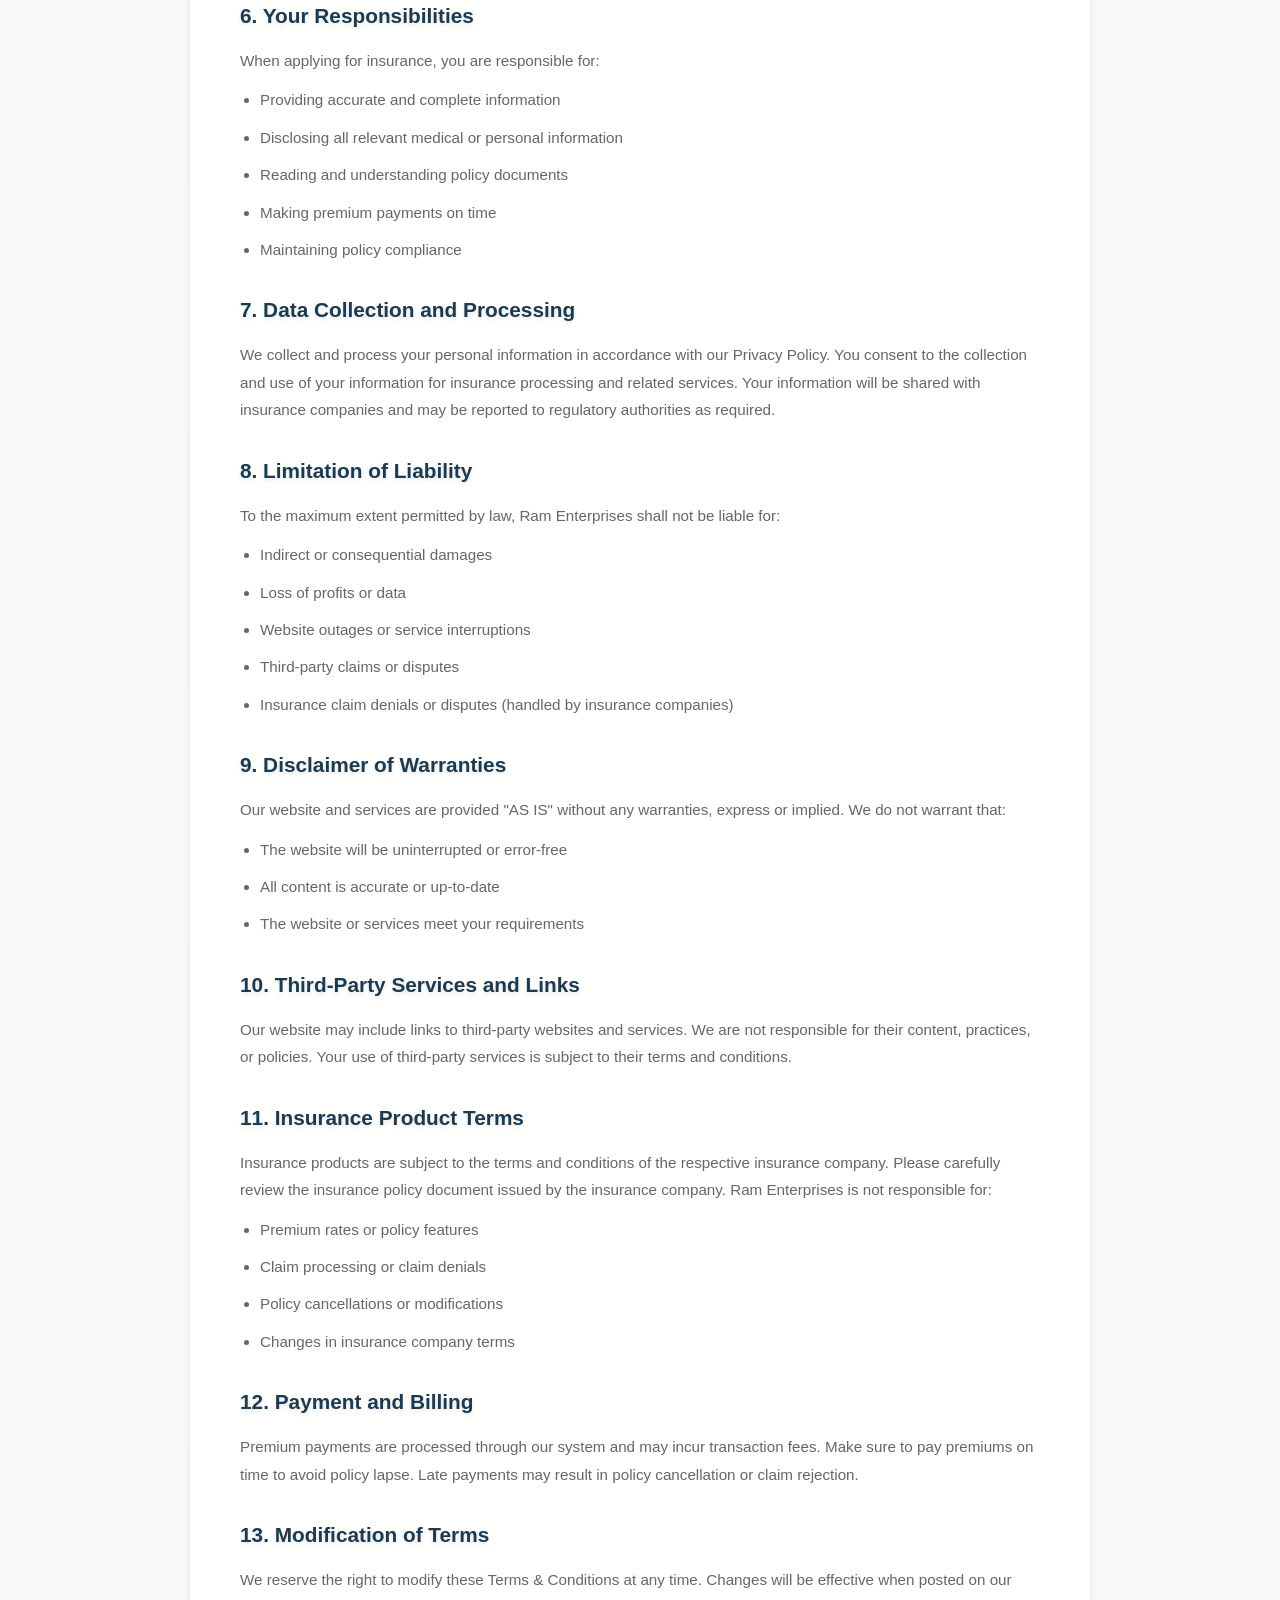
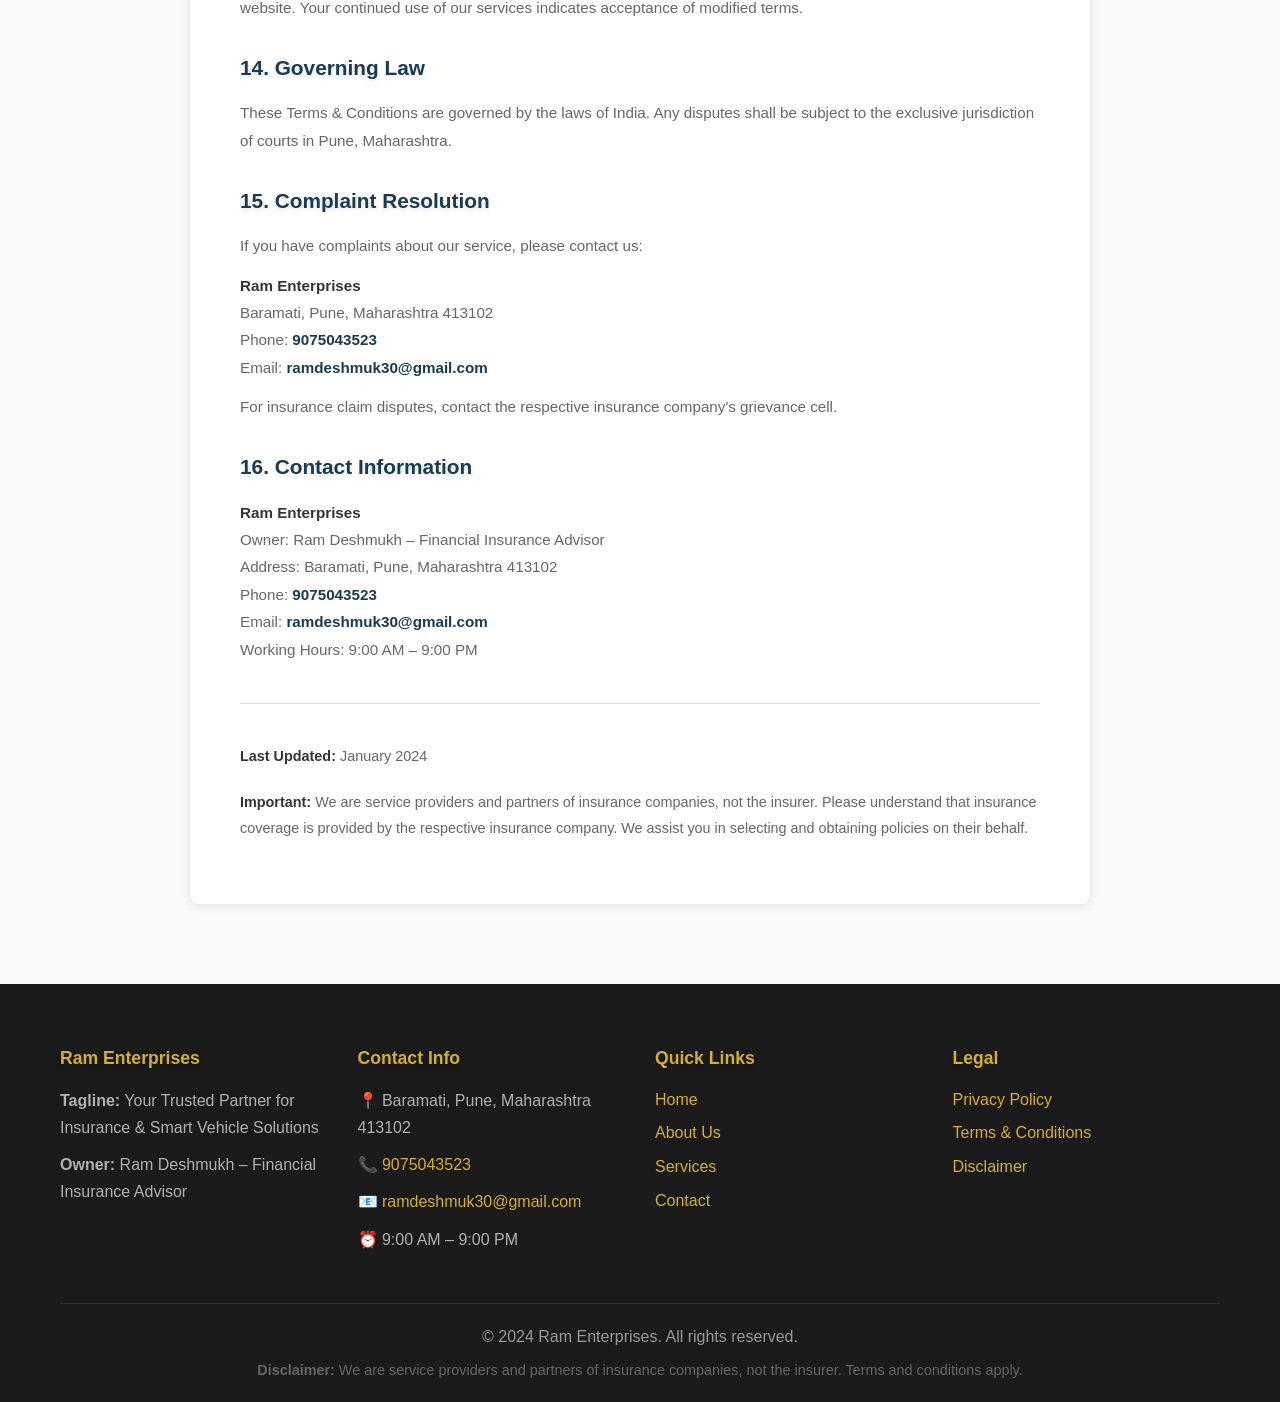
<file: terms-conditions.html>
<!DOCTYPE html>
<html lang="en">
<head>
    <meta charset="UTF-8">
    <meta name="viewport" content="width=device-width, initial-scale=1.0">
    <meta name="description" content="Terms & Conditions - Ram Enterprises. Please read our terms before using our services.">
    <title>Terms & Conditions - Ram Enterprises</title>
    <link rel="stylesheet" href="./css/style.css">
</head>
<body>
    <!-- Navigation Bar -->
    <nav class="navbar">
        <div class="container navbar-container">
            <div class="logo">
                <h1>Ram Enterprises</h1>
            </div>
            <button class="mobile-menu-btn" id="mobileMenuBtn">☰</button>
            <ul class="nav-links" id="navLinks">
                <li><a href="index.html">Home</a></li>
                <li><a href="about.html">About Us</a></li>
                <li><a href="services.html">Services</a></li>
                <li><a href="contact.html">Contact</a></li>
            </ul>
            <div class="nav-controls">
                <button class="theme-toggle" id="themeToggle" title="Toggle Dark Mode">🌙</button>
                <div class="language-selector">
                    <button class="language-toggle" id="languageToggle" title="Select Language">EN ▼</button>
                    <div class="language-dropdown" id="languageDropdown">
                        <button class="lang-option" data-lang="en">English</button>
                        <button class="lang-option" data-lang="hi">हिंदी (Hindi)</button>
                        <button class="lang-option" data-lang="mr">मराठी (Marathi)</button>
                    </div>
                </div>
            </div>
        </div>
    </nav>

    <!-- Page Header -->
    <div class="page-header">
        <div class="container">
            <h1>Terms & Conditions</h1>
            <p>Please read carefully before using our services</p>
        </div>
    </div>

    <!-- Content -->
    <section class="policy-section">
        <div class="container">
            <div class="policy-content">
                <h2>Terms & Conditions for Ram Enterprises</h2>
                <p><strong>Effective Date: January 2024</strong></p>

                <h3>1. Acceptance of Terms</h3>
                <p>By using the website and services of Ram Enterprises, you agree to comply with these Terms & Conditions. If you do not agree with any part of these terms, you should not use our services.</p>

                <h3>2. Service Provider Disclaimer</h3>
                <p><strong>IMPORTANT DISCLAIMER:</strong> Ram Enterprises is a service provider and partner of insurance companies. We are NOT the insurer. The actual insurance coverage is provided by the respective insurance company selected by you. We act as intermediaries to assist you in selecting and obtaining insurance policies. Please refer to the policy documents issued by the insurance company for complete terms and conditions.</p>

                <h3>3. Use of Website</h3>
                <p>You agree to use this website only for lawful purposes and in a way that does not:</p>
                <ul>
                    <li>Violate any applicable law or regulation</li>
                    <li>Infringe upon intellectual property rights</li>
                    <li>Exceed the scope of authorized access</li>
                    <li>Transmit harmful or malicious code</li>
                    <li>Engage in harassment or abuse</li>
                </ul>

                <h3>4. Intellectual Property Rights</h3>
                <p>All content on www.ramenterprises.com, including text, graphics, logos, images, and software, is the property of Ram Enterprises or its partners and is protected by copyright laws. You may not reproduce, distribute, or transmit any content without written permission.</p>

                <h3>5. Information Accuracy</h3>
                <p>We strive to provide accurate information about our services and insurance products. However, we do not guarantee that all information is accurate, complete, or up-to-date. Insurance product details, premium rates, and terms are subject to change.</p>

                <h3>6. Your Responsibilities</h3>
                <p>When applying for insurance, you are responsible for:</p>
                <ul>
                    <li>Providing accurate and complete information</li>
                    <li>Disclosing all relevant medical or personal information</li>
                    <li>Reading and understanding policy documents</li>
                    <li>Making premium payments on time</li>
                    <li>Maintaining policy compliance</li>
                </ul>

                <h3>7. Data Collection and Processing</h3>
                <p>We collect and process your personal information in accordance with our Privacy Policy. You consent to the collection and use of your information for insurance processing and related services. Your information will be shared with insurance companies and may be reported to regulatory authorities as required.</p>

                <h3>8. Limitation of Liability</h3>
                <p>To the maximum extent permitted by law, Ram Enterprises shall not be liable for:</p>
                <ul>
                    <li>Indirect or consequential damages</li>
                    <li>Loss of profits or data</li>
                    <li>Website outages or service interruptions</li>
                    <li>Third-party claims or disputes</li>
                    <li>Insurance claim denials or disputes (handled by insurance companies)</li>
                </ul>

                <h3>9. Disclaimer of Warranties</h3>
                <p>Our website and services are provided "AS IS" without any warranties, express or implied. We do not warrant that:</p>
                <ul>
                    <li>The website will be uninterrupted or error-free</li>
                    <li>All content is accurate or up-to-date</li>
                    <li>The website or services meet your requirements</li>
                </ul>

                <h3>10. Third-Party Services and Links</h3>
                <p>Our website may include links to third-party websites and services. We are not responsible for their content, practices, or policies. Your use of third-party services is subject to their terms and conditions.</p>

                <h3>11. Insurance Product Terms</h3>
                <p>Insurance products are subject to the terms and conditions of the respective insurance company. Please carefully review the insurance policy document issued by the insurance company. Ram Enterprises is not responsible for:</p>
                <ul>
                    <li>Premium rates or policy features</li>
                    <li>Claim processing or claim denials</li>
                    <li>Policy cancellations or modifications</li>
                    <li>Changes in insurance company terms</li>
                </ul>

                <h3>12. Payment and Billing</h3>
                <p>Premium payments are processed through our system and may incur transaction fees. Make sure to pay premiums on time to avoid policy lapse. Late payments may result in policy cancellation or claim rejection.</p>

                <h3>13. Modification of Terms</h3>
                <p>We reserve the right to modify these Terms & Conditions at any time. Changes will be effective when posted on our website. Your continued use of our services indicates acceptance of modified terms.</p>

                <h3>14. Governing Law</h3>
                <p>These Terms & Conditions are governed by the laws of India. Any disputes shall be subject to the exclusive jurisdiction of courts in Pune, Maharashtra.</p>

                <h3>15. Complaint Resolution</h3>
                <p>If you have complaints about our service, please contact us:</p>
                <p>
                    <strong>Ram Enterprises</strong><br>
                    Baramati, Pune, Maharashtra 413102<br>
                    Phone: <a href="tel:9075043523">9075043523</a><br>
                    Email: <a href="mailto:ramdeshmuk30@gmail.com">ramdeshmuk30@gmail.com</a>
                </p>
                <p>For insurance claim disputes, contact the respective insurance company's grievance cell.</p>

                <h3>16. Contact Information</h3>
                <p><strong>Ram Enterprises</strong><br>
                Owner: Ram Deshmukh – Financial Insurance Advisor<br>
                Address: Baramati, Pune, Maharashtra 413102<br>
                Phone: <a href="tel:9075043523">9075043523</a><br>
                Email: <a href="mailto:ramdeshmuk30@gmail.com">ramdeshmuk30@gmail.com</a><br>
                Working Hours: 9:00 AM – 9:00 PM</p>

                <hr style="margin: 40px 0; border: none; border-top: 1px solid #ddd;">
                <p style="font-size: 0.9rem; color: #666;"><strong>Last Updated:</strong> January 2024</p>
                <p style="font-size: 0.9rem; color: #666; margin-top: 20px;"><strong>Important:</strong> We are service providers and partners of insurance companies, not the insurer. Please understand that insurance coverage is provided by the respective insurance company. We assist you in selecting and obtaining policies on their behalf.</p>
            </div>
        </div>
    </section>

    <!-- Footer -->
    <footer class="footer">
        <div class="container">
            <div class="footer-content">
                <div class="footer-section">
                    <h3>Ram Enterprises</h3>
                    <p><strong>Tagline:</strong> Your Trusted Partner for Insurance & Smart Vehicle Solutions</p>
                    <p><strong>Owner:</strong> Ram Deshmukh – Financial Insurance Advisor</p>
                </div>
                <div class="footer-section">
                    <h3>Contact Info</h3>
                    <p>📍 Baramati, Pune, Maharashtra 413102</p>
                    <p>📞 <a href="tel:9075043523">9075043523</a></p>
                    <p>📧 <a href="mailto:ramdeshmuk30@gmail.com">ramdeshmuk30@gmail.com</a></p>
                    <p>⏰ 9:00 AM – 9:00 PM</p>
                </div>
                <div class="footer-section">
                    <h3>Quick Links</h3>
                    <ul>
                        <li><a href="index.html">Home</a></li>
                        <li><a href="about.html">About Us</a></li>
                        <li><a href="services.html">Services</a></li>
                        <li><a href="contact.html">Contact</a></li>
                    </ul>
                </div>
                <div class="footer-section">
                    <h3>Legal</h3>
                    <ul>
                        <li><a href="privacy-policy.html">Privacy Policy</a></li>
                        <li><a href="terms-conditions.html">Terms & Conditions</a></li>
                        <li><a href="#disclaimer">Disclaimer</a></li>
                    </ul>
                </div>
            </div>
            <div class="footer-bottom">
                <p>&copy; 2024 Ram Enterprises. All rights reserved.</p>
                <p style="font-size: 0.9rem; color: #666; margin-top: 10px;"><strong>Disclaimer:</strong> We are service providers and partners of insurance companies, not the insurer. Terms and conditions apply.</p>
            </div>
        </div>
    </footer>

    <script src="./js/script.js"></script>
    <script src="./js/theme-language.js"></script>
</body>
</html>
</file>
<file: css/style.css>
/* ===========================
   GLOBAL STYLES & VARIABLES
   =========================== */

:root {
    --primary-blue: #1a3a52;
    --dark-blue: #0f1f2e;
    --light-blue: #e8ecf1;
    --accent-green: #d4af37;
    --dark-green: #b8941f;
    --text-dark: #333;
    --text-light: #666;
    --bg-light: #f8f9fa;
    --border-light: #e0e0e0;
    --white: #ffffff;
}

* {
    margin: 0;
    padding: 0;
    box-sizing: border-box;
}

html {
    scroll-behavior: smooth;
}

body {
    font-family: 'Segoe UI', Tahoma, Geneva, Verdana, sans-serif;
    line-height: 1.6;
    color: var(--text-dark);
    background-color: var(--white);
}

.container {
    max-width: 1200px;
    margin: 0 auto;
    padding: 0 20px;
}

/* ===========================
   SMOOTH TRANSITIONS & EFFECTS
   =========================== */

* {
    transition: background-color 0.3s ease, color 0.3s ease, border-color 0.3s ease;
}

/* Ripple effect for buttons */
.btn .ripple {
    position: absolute;
    border-radius: 50%;
    background-color: rgba(255, 255, 255, 0.5);
    transform: scale(0);
    animation: rippleAnimation 0.6s ease-out;
    pointer-events: none;
}

@keyframes rippleAnimation {
    to {
        transform: scale(4);
        opacity: 0;
    }
}

/* Smooth hover effects */
a:not(.btn) {
    transition: color 0.3s ease;
}

/* Smooth focus states for accessibility */
:focus-visible {
    outline: 2px solid var(--accent-green);
    outline-offset: 2px;
}

input:focus-visible,
select:focus-visible,
textarea:focus-visible {
    outline: 2px solid var(--accent-green);
    outline-offset: 2px;
}

/* ===========================
   NAVIGATION BAR
   =========================== */

.navbar {
    background-color: var(--primary-blue);
    padding: 15px 0;
    position: sticky;
    top: 0;
    z-index: 1000;
    box-shadow: 0 2px 8px rgba(0, 0, 0, 0.1);
    transition: transform 0.3s ease, box-shadow 0.3s ease;
}

.navbar-container {
    display: flex;
    justify-content: flex-start;
    align-items: center;
    gap: 40px;
}

.logo {
    flex-shrink: 0;
    margin-right: 0;
}

.logo h1 {
    color: var(--white);
    font-size: 1.8rem;
    font-weight: 700;
    letter-spacing: 0.5px;
    animation: slideInLeft 0.8s ease;
    margin: 0;
    white-space: nowrap;
}

.nav-links {
    display: flex;
    list-style: none;
    gap: 30px;
    animation: slideInRight 0.8s ease;
}

.nav-links a {
    color: var(--white);
    text-decoration: none;
    font-weight: 500;
    transition: all 0.3s ease;
    position: relative;
    padding: 5px 0;
}

.nav-links a:hover,
.nav-links a.active {
    color: var(--accent-green);
}

.nav-links a::after {
    content: '';
    position: absolute;
    bottom: 0;
    left: 0;
    width: 0;
    height: 2px;
    background-color: var(--accent-green);
    transition: width 0.3s ease;
}

.nav-links a:hover::after,
.nav-links a.active::after {
    width: 100%;
}

.mobile-menu-btn {
    display: none;
    background: none;
    border: none;
    color: var(--white);
    font-size: 1.5rem;
    cursor: pointer;
}

/* ===========================
   NAV CONTROLS - THEME & LANGUAGE
   =========================== */

.nav-controls {
    display: flex;
    gap: 15px;
    align-items: center;
    margin-left: auto;
}

.theme-toggle {
    background: none;
    border: 2px solid var(--white);
    color: var(--white);
    font-size: 1.3rem;
    padding: 8px 12px;
    border-radius: 5px;
    cursor: pointer;
    transition: all 0.3s ease;
    display: flex;
    align-items: center;
    justify-content: center;
}

.theme-toggle:hover {
    background-color: rgba(255, 255, 255, 0.1);
    transform: rotate(20deg);
}

.language-selector {
    position: relative;
    display: inline-block;
}

.language-toggle {
    background: none;
    border: 2px solid var(--white);
    color: var(--white);
    padding: 8px 12px;
    cursor: pointer;
    font-weight: 600;
    font-size: 0.9rem;
    border-radius: 5px;
    transition: all 0.3s ease;
}

.language-toggle:hover {
    background-color: rgba(255, 255, 255, 0.1);
}

.language-dropdown {
    display: none;
    position: absolute;
    top: 100%;
    right: 0;
    background-color: var(--primary-blue);
    border: 2px solid var(--accent-green);
    border-radius: 5px;
    min-width: 200px;
    margin-top: 8px;
    z-index: 1001;
    box-shadow: 0 8px 20px rgba(0, 0, 0, 0.3);
}

.language-dropdown.active {
    display: block;
}

.lang-option {
    display: block;
    width: 100%;
    padding: 12px 15px;
    background: none;
    border: none;
    color: var(--white);
    text-align: left;
    cursor: pointer;
    transition: all 0.3s ease;
    font-size: 0.95rem;
}

.lang-option:hover {
    background-color: rgba(212, 175, 55, 0.2);
    color: var(--accent-green);
    padding-left: 25px;
}

.lang-option.active {
    background-color: rgba(212, 175, 55, 0.3);
    color: var(--accent-green);
    font-weight: 600;
}

/* ===========================
   DARK MODE STYLES
   =========================== */

body.dark-mode {
    --primary-blue: #e8ecf1;
    --dark-blue: #f8f9fa;
    --light-blue: #1a3a52;
    --accent-green: #fdc830;
    --dark-green: #ffed4e;
    --text-dark: #f8f9fa;
    --text-light: #d0d0d0;
    --bg-light: #1a1a1a;
    --border-light: #333;
    --white: #1a1a1a;
    background-color: #0f1f2e;
    color: var(--text-dark);
}

body.dark-mode .navbar {
    background-color: #1a1a1a;
    box-shadow: 0 2px 15px rgba(0, 0, 0, 0.5);
}

body.dark-mode section {
    background-color: #1a1a1a;
    color: var(--text-dark);
}

body.dark-mode .hero {
    background: linear-gradient(135deg, #1a1a1a 0%, #2d2d2d 100%);
}

body.dark-mode .service-card,
body.dark-mode .feature,
body.dark-mode .testimonial-card,
body.dark-mode .value-card,
body.dark-mode .stat-card,
body.dark-mode .contact-info-card {
    background-color: #2d2d2d;
    color: var(--text-dark);
    border-color: #444;
}

body.dark-mode .quote-form,
body.dark-mode .contact-form {
    background-color: #2d2d2d;
}

body.dark-mode input,
body.dark-mode select,
body.dark-mode textarea {
    background-color: #333;
    color: var(--text-dark);
    border-color: #555;
}

body.dark-mode input::placeholder,
body.dark-mode textarea::placeholder {
    color: #999;
}

body.dark-mode .footer {
    background-color: #0f1f2e;
    color: #b0b0b0;
}

body.dark-mode h1, body.dark-mode h2, body.dark-mode h3 {
    color: #e8ecf1;
}

body.dark-mode .cta-section {
    background: linear-gradient(135deg, #1a3a52 0%, #0f1f2e 100%);
}

body.dark-mode .cta-section h2,
body.dark-mode .cta-section p {
    color: #ffffff !important;
}

body.dark-mode button:not(.lang-option):not(.theme-toggle):not(.language-toggle):not(.mobile-menu-btn) {
    background-color: var(--accent-green);
    color: #000;
}

/* ===========================
   RESPONSIVE NAVIGATION
   =========================== */

@media (max-width: 768px) {
    .nav-links {
        display: none;
        flex-direction: column;
        position: absolute;
        top: 100%;
        left: 0;
        right: 0;
        background-color: var(--dark-blue);
        padding: 20px;
        gap: 15px;
    }

    .nav-links.active {
        display: flex;
    }

    .mobile-menu-btn {
        display: block;
    }

    .nav-links a {
        display: block;
        padding: 10px;
    }

    .nav-controls {
        gap: 8px;
    }

    .theme-toggle,
    .language-toggle {
        padding: 6px 10px;
        font-size: 0.9rem;
    }

    .language-dropdown {
        min-width: 150px;
        right: -10px;
    }
}

/* ===========================
   HERO SECTION
   =========================== */

.hero {
    background: linear-gradient(135deg, var(--primary-blue) 0%, var(--dark-blue) 100%);
    color: var(--white);
    padding: 100px 20px;
    text-align: center;
    min-height: 500px;
    display: flex;
    align-items: center;
    justify-content: center;
}

.hero-content {
    max-width: 800px;
    animation: fadeInDown 0.8s ease;
}

.hero-title {
    font-size: 3rem;
    font-weight: 700;
    margin-bottom: 20px;
    line-height: 1.2;
}

.hero-subtitle {
    font-size: 1.4rem;
    margin-bottom: 30px;
    opacity: 0.95;
    font-weight: 300;
}

.hero-highlights {
    display: flex;
    justify-content: center;
    gap: 30px;
    margin-bottom: 40px;
    flex-wrap: wrap;
}

.highlight-badge {
    background-color: rgba(255, 255, 255, 0.2);
    padding: 12px 20px;
    border-radius: 50px;
    font-weight: 600;
    backdrop-filter: blur(10px);
    border: 1px solid rgba(255, 255, 255, 0.3);
}

.hero-buttons {
    display: flex;
    gap: 20px;
    justify-content: center;
    flex-wrap: wrap;
}

/* ===========================
   BUTTONS
   =========================== */

.btn {
    padding: 12px 30px;
    border: none;
    border-radius: 5px;
    font-size: 1rem;
    font-weight: 600;
    cursor: pointer;
    text-decoration: none;
    display: inline-flex;
    align-items: center;
    gap: 8px;
    transition: all 0.3s ease;
    text-align: center;
    justify-content: center;
    position: relative;
    overflow: hidden;
}

.btn::before {
    content: '';
    position: absolute;
    top: 50%;
    left: 50%;
    width: 0;
    height: 0;
    border-radius: 50%;
    background-color: rgba(255, 255, 255, 0.2);
    transform: translate(-50%, -50%);
    transition: width 0.6s ease, height 0.6s ease;
    pointer-events: none;
}

.btn:hover::before {
    width: 300px;
    height: 300px;
}

.btn-primary {
    background-color: var(--accent-green);
    color: var(--white);
}

.btn-primary:hover {
    background-color: var(--dark-green);
    transform: translateY(-2px);
    box-shadow: 0 10px 20px rgba(34, 197, 94, 0.3);
}

.btn-secondary {
    background-color: var(--white);
    color: var(--primary-blue);
    border: 2px solid var(--primary-blue);
}

.btn-secondary:hover {
    background-color: var(--light-blue);
    transform: translateY(-2px);
}

.btn-whatsapp {
    background-color: #25d366;
    color: var(--white);
}

.btn-whatsapp:hover {
    background-color: #1faa4f;
    transform: translateY(-2px);
}

.btn-large {
    padding: 16px 40px;
    font-size: 1.1rem;
}

.button-group {
    text-align: center;
    margin-top: 40px;
}

/* ===========================
   QUICK SERVICES SECTION
   =========================== */

.quick-services {
    padding: 80px 20px;
    background-color: var(--bg-light);
}

.quick-services h2 {
    text-align: center;
    font-size: 2.5rem;
    color: var(--primary-blue);
    margin-bottom: 50px;
}

.services-grid {
    display: grid;
    grid-template-columns: repeat(auto-fit, minmax(220px, 1fr));
    gap: 30px;
    margin-bottom: 40px;
}

.service-card {
    background-color: var(--white);
    padding: 30px;
    border-radius: 10px;
    text-align: center;
    transition: all 0.3s ease;
    box-shadow: 0 4px 15px rgba(0, 0, 0, 0.1);
    border-top: 4px solid var(--primary-blue);
}

.service-card:hover {
    transform: translateY(-10px);
    box-shadow: 0 10px 30px rgba(0, 0, 0, 0.15);
    border-top-color: var(--accent-green);
}

.service-icon {
    font-size: 3rem;
    margin-bottom: 15px;
}

.service-card h3 {
    color: var(--primary-blue);
    margin-bottom: 10px;
    font-size: 1.3rem;
}

.service-card p {
    color: var(--text-light);
    line-height: 1.5;
}

/* ===========================
   QUOTE FORM SECTION
   =========================== */

.quote-section {
    padding: 80px 20px;
    background-color: var(--white);
}

.quote-section h2 {
    text-align: center;
    font-size: 2.5rem;
    color: var(--primary-blue);
    margin-bottom: 50px;
}

.quote-form {
    max-width: 600px;
    margin: 0 auto;
    background-color: var(--bg-light);
    padding: 40px;
    border-radius: 10px;
    box-shadow: 0 4px 15px rgba(0, 0, 0, 0.1);
}

.form-row {
    display: grid;
    grid-template-columns: 1fr 1fr;
    gap: 20px;
    margin-bottom: 20px;
}

@media (max-width: 600px) {
    .form-row {
        grid-template-columns: 1fr;
    }
}

.form-group {
    display: flex;
    flex-direction: column;
}

.form-group label {
    color: var(--text-dark);
    font-weight: 600;
    margin-bottom: 8px;
    font-size: 0.95rem;
}

.form-group input,
.form-group select,
.form-group textarea {
    padding: 12px;
    border: 1px solid var(--border-light);
    border-radius: 5px;
    font-family: inherit;
    font-size: 1rem;
    transition: border-color 0.3s ease;
}

.form-group input:focus,
.form-group select:focus,
.form-group textarea:focus {
    outline: none;
    border-color: var(--primary-blue);
    box-shadow: 0 0 10px rgba(26, 122, 200, 0.1);
}

.form-buttons {
    display: flex;
    gap: 15px;
    margin-top: 30px;
    flex-wrap: wrap;
}

.form-buttons .btn {
    flex: 1;
    min-width: 150px;
}

/* ===========================
   WHY CHOOSE US SECTION
   =========================== */

.why-choose-us {
    padding: 80px 20px;
    background: linear-gradient(135deg, var(--light-blue) 0%, rgba(34, 197, 94, 0.1) 100%);
}

.why-choose-us h2,
.why-choose section h2 {
    text-align: center;
    font-size: 2.5rem;
    color: var(--primary-blue);
    margin-bottom: 50px;
}

.features-grid {
    display: grid;
    grid-template-columns: repeat(auto-fit, minmax(250px, 1fr));
    gap: 30px;
}

.feature {
    background-color: var(--white);
    padding: 30px;
    border-radius: 8px;
    box-shadow: 0 2px 10px rgba(0, 0, 0, 0.08);
    transition: all 0.3s ease;
}

.feature:hover {
    transform: translateY(-5px);
    box-shadow: 0 8px 20px rgba(0, 0, 0, 0.12);
}

.feature h3 {
    color: var(--primary-blue);
    font-size: 1.2rem;
    margin-bottom: 12px;
}

.feature p {
    color: var(--text-light);
    line-height: 1.6;
}

/* ===========================
   TESTIMONIALS SECTION
   =========================== */

.testimonials {
    padding: 80px 20px;
    background-color: var(--white);
}

.testimonials h2 {
    text-align: center;
    font-size: 2.5rem;
    color: var(--primary-blue);
    margin-bottom: 50px;
}

.testimonials-grid {
    display: grid;
    grid-template-columns: repeat(auto-fit, minmax(300px, 1fr));
    gap: 30px;
}

.testimonial-card {
    background-color: var(--bg-light);
    padding: 30px;
    border-radius: 8px;
    box-shadow: 0 2px 10px rgba(0, 0, 0, 0.08);
    border-left: 4px solid var(--accent-green);
    transition: all 0.3s ease;
}

.testimonial-card:hover {
    transform: translateY(-5px);
    box-shadow: 0 8px 20px rgba(0, 0, 0, 0.12);
}

.testimonial-card .stars {
    font-size: 1.2rem;
    margin-bottom: 15px;
}

.testimonial-card p {
    color: var(--text-dark);
    font-style: italic;
    margin-bottom: 15px;
    line-height: 1.7;
}

.testimonial-card h4 {
    color: var(--primary-blue);
    margin-bottom: 8px;
}

.client-type {
    display: inline-block;
    background-color: var(--primary-blue);
    color: var(--white);
    padding: 5px 12px;
    border-radius: 20px;
    font-size: 0.85rem;
    font-weight: 600;
}

/* ===========================
   CTA SECTION
   =========================== */

.cta-section {
    padding: 80px 20px;
    background: linear-gradient(135deg, #1a3a52 0%, #0f1f2e 100%) !important;
    color: #ffffff !important;
    text-align: center;
    position: relative;
    z-index: 10;
}

.cta-section h2 {
    font-size: 2.5rem;
    margin-bottom: 15px;
    color: #ffffff !important;
}

.cta-section p {
    font-size: 1.2rem;
    margin-bottom: 40px;
    color: #ffffff !important;
}

.cta-buttons {
    display: flex;
    gap: 20px;
    justify-content: center;
    flex-wrap: wrap;
}

/* ===========================
   FOOTER
   =========================== */

.footer {
    background-color: #1a1a1a;
    color: #e0e0e0;
    padding: 60px 20px 20px;
}

.footer-content {
    display: grid;
    grid-template-columns: repeat(auto-fit, minmax(250px, 1fr));
    gap: 30px;
    margin-bottom: 40px;
}

.footer-section h3 {
    color: var(--accent-green);
    margin-bottom: 15px;
    font-size: 1.1rem;
}

.footer-section p {
    margin-bottom: 10px;
    line-height: 1.7;
    color: #b0b0b0;
}

.footer-section a {
    color: var(--accent-green);
    text-decoration: none;
    transition: color 0.3s ease;
}

.footer-section a:hover {
    color: var(--white);
}

.footer-section ul {
    list-style: none;
}

.footer-section ul li {
    margin-bottom: 8px;
}

.footer-bottom {
    text-align: center;
    border-top: 1px solid #333;
    padding-top: 20px;
    color: #999;
}

/* ===========================
   PAGE HEADER
   =========================== */

.page-header {
    background: linear-gradient(135deg, var(--primary-blue) 0%, var(--dark-blue) 100%);
    color: var(--white);
    padding: 80px 20px;
    text-align: center;
    margin-top: 60px;
}

.page-header h1 {
    font-size: 2.8rem;
    margin-bottom: 15px;
}

.page-header p {
    font-size: 1.2rem;
    opacity: 0.9;
}

/* ===========================
   ABOUT SECTION
   =========================== */

.about-section {
    padding: 80px 20px;
    background-color: var(--white);
}

.about-section h2 {
    color: var(--primary-blue);
    font-size: 2.2rem;
    margin-bottom: 25px;
}

.about-section p {
    font-size: 1.1rem;
    line-height: 1.8;
    color: var(--text-light);
    margin-bottom: 20px;
}

.owner-bio {
    padding: 80px 20px;
    background-color: var(--bg-light);
}

.bio-content {
    display: grid;
    grid-template-columns: 1fr 1fr;
    gap: 50px;
    align-items: center;
}

@media (max-width: 768px) {
    .bio-content {
        grid-template-columns: 1fr;
    }
}

.bio-text h2 {
    color: var(--primary-blue);
    font-size: 2.2rem;
    margin-bottom: 15px;
}

.bio-text h3 {
    color: var(--accent-green);
    font-size: 1.3rem;
    margin-bottom: 20px;
}

.bio-text p {
    font-size: 1rem;
    line-height: 1.8;
    color: var(--text-light);
    margin-bottom: 15px;
}

.bio-stats {
    display: grid;
    grid-template-columns: 1fr;
    gap: 20px;
}

.stat-card {
    background-color: var(--white);
    padding: 30px;
    border-radius: 8px;
    text-align: center;
    box-shadow: 0 4px 15px rgba(0, 0, 0, 0.1);
    border-top: 4px solid var(--accent-green);
}

.stat-card h3 {
    color: var(--primary-blue);
    font-size: 2.5rem;
    margin-bottom: 10px;
}

.stat-card p {
    color: var(--text-light);
    font-weight: 600;
}

/* ===========================
   MISSION & VISION
   =========================== */

.mission-vision {
    padding: 80px 20px;
    background-color: var(--white);
}

.mission-vision h2 {
    text-align: center;
    color: var(--primary-blue);
    font-size: 2.5rem;
    margin-bottom: 50px;
}

.mv-grid {
    display: grid;
    grid-template-columns: 1fr 1fr;
    gap: 40px;
}

@media (max-width: 768px) {
    .mv-grid {
        grid-template-columns: 1fr;
    }
}

.mv-card {
    background: linear-gradient(135deg, var(--light-blue) 0%, rgba(34, 197, 94, 0.1) 100%);
    padding: 40px;
    border-radius: 10px;
    box-shadow: 0 4px 15px rgba(0, 0, 0, 0.1);
    border-left: 5px solid var(--accent-green);
}

.mv-card h3 {
    color: var(--primary-blue);
    font-size: 1.5rem;
    margin-bottom: 20px;
}

.mv-card p {
    font-size: 1.05rem;
    line-height: 1.8;
    color: var(--text-light);
}

/* ===========================
   CORE VALUES
   =========================== */

.core-values {
    padding: 80px 20px;
    background-color: var(--bg-light);
}

.core-values h2 {
    text-align: center;
    color: var(--primary-blue);
    font-size: 2.5rem;
    margin-bottom: 50px;
}

.values-grid {
    display: grid;
    grid-template-columns: repeat(auto-fit, minmax(280px, 1fr));
    gap: 30px;
}

.value-card {
    background-color: var(--white);
    padding: 30px;
    border-radius: 8px;
    text-align: center;
    box-shadow: 0 2px 10px rgba(0, 0, 0, 0.08);
    transition: all 0.3s ease;
}

.value-card:hover {
    transform: translateY(-5px);
    box-shadow: 0 8px 20px rgba(0, 0, 0, 0.12);
}

.value-card h3 {
    color: var(--primary-blue);
    font-size: 1.2rem;
    margin-bottom: 12px;
}

.value-card p {
    color: var(--text-light);
    line-height: 1.6;
}

/* ===========================
   SERVICES DETAIL
   =========================== */

.services-overview {
    padding: 40px 20px;
}

.service-detail {
    padding: 80px 20px;
    background-color: var(--white);
}

.service-detail.alt-bg {
    background-color: var(--bg-light);
}

.service-layout {
    display: grid;
    grid-template-columns: 1fr 1fr;
    gap: 50px;
    align-items: center;
}

@media (max-width: 768px) {
    .service-layout {
        grid-template-columns: 1fr;
    }
}

.service-text h2 {
    color: var(--primary-blue);
    font-size: 2.2rem;
    margin-bottom: 20px;
}

.service-text p {
    font-size: 1.05rem;
    line-height: 1.8;
    color: var(--text-light);
    margin-bottom: 20px;
}

.service-text h3 {
    color: var(--primary-blue);
    font-size: 1.2rem;
    margin: 25px 0 15px;
}

.benefits-list {
    list-style: none;
    padding-left: 0;
}

.benefits-list li {
    padding: 10px 0;
    color: var(--text-light);
    font-size: 1rem;
    line-height: 1.6;
}

.service-image {
    display: flex;
    align-items: center;
    justify-content: center;
}

.icon-large {
    font-size: 150px;
    opacity: 0.8;
}

/* ===========================
   PROCESS SECTION
   =========================== */

.process-section {
    padding: 80px 20px;
    background-color: var(--bg-light);
}

.process-section h2 {
    text-align: center;
    color: var(--primary-blue);
    font-size: 2.5rem;
    margin-bottom: 50px;
}

.process-steps {
    display: flex;
    justify-content: space-between;
    align-items: center;
    gap: 20px;
    flex-wrap: wrap;
}

@media (max-width: 768px) {
    .process-steps {
        flex-direction: column;
    }
}

.step {
    background-color: var(--white);
    padding: 30px;
    border-radius: 8px;
    text-align: center;
    flex: 1;
    min-width: 150px;
    box-shadow: 0 2px 10px rgba(0, 0, 0, 0.08);
    transition: all 0.3s ease;
}

.step:hover {
    box-shadow: 0 8px 20px rgba(0, 0, 0, 0.12);
    transform: translateY(-5px);
}

.step-number {
    display: inline-flex;
    align-items: center;
    justify-content: center;
    width: 50px;
    height: 50px;
    background-color: var(--accent-green);
    color: var(--white);
    border-radius: 50%;
    font-size: 1.5rem;
    font-weight: 700;
    margin-bottom: 15px;
}

.step h3 {
    color: var(--primary-blue);
    font-size: 1.1rem;
    margin-bottom: 10px;
}

.step p {
    color: var(--text-light);
    font-size: 0.95rem;
}

.step-arrow {
    color: var(--primary-blue);
    font-size: 2rem;
    font-weight: 700;
}

@media (max-width: 768px) {
    .step-arrow {
        display: none;
    }
}

/* ===========================
   CONTACT SECTION
   =========================== */

.contact-info-section {
    padding: 80px 20px;
    background-color: var(--bg-light);
}

.contact-info-grid {
    display: grid;
    grid-template-columns: repeat(auto-fit, minmax(250px, 1fr));
    gap: 30px;
}

.contact-info-card {
    background-color: var(--white);
    padding: 30px;
    border-radius: 8px;
    text-align: center;
    box-shadow: 0 2px 10px rgba(0, 0, 0, 0.08);
    border-top: 4px solid var(--accent-green);
    transition: all 0.3s ease;
}

.contact-info-card:hover {
    transform: translateY(-5px);
    box-shadow: 0 8px 20px rgba(0, 0, 0, 0.12);
}

.contact-info-card h3 {
    color: var(--primary-blue);
    font-size: 1.2rem;
    margin-bottom: 15px;
}

.contact-info-card p {
    color: var(--text-light);
    margin-bottom: 8px;
}

.contact-info-card a {
    color: var(--primary-blue);
    text-decoration: none;
    font-weight: 600;
    transition: color 0.3s ease;
}

.contact-info-card a:hover {
    color: var(--accent-green);
}

.contact-section {
    padding: 80px 20px;
    background-color: var(--white);
}

.contact-layout {
    display: grid;
    grid-template-columns: 1fr 1fr;
    gap: 50px;
}

@media (max-width: 768px) {
    .contact-layout {
        grid-template-columns: 1fr;
    }
}

.contact-form-container h2,
.contact-map-container h2 {
    color: var(--primary-blue);
    font-size: 1.8rem;
    margin-bottom: 30px;
}

.contact-form {
    background-color: var(--bg-light);
    padding: 30px;
    border-radius: 8px;
}

/* ===========================
   DIRECT CONTACT
   =========================== */

.direct-contact {
    padding: 60px 20px;
    background: linear-gradient(135deg, var(--light-blue) 0%, rgba(34, 197, 94, 0.1) 100%);
}

.direct-contact h2 {
    text-align: center;
    color: var(--primary-blue);
    font-size: 2.2rem;
    margin-bottom: 40px;
}

.contact-buttons-grid {
    display: grid;
    grid-template-columns: repeat(auto-fit, minmax(250px, 1fr));
    gap: 20px;
    max-width: 900px;
    margin: 0 auto;
}

.contact-btn {
    background-color: var(--white);
    border: 2px solid var(--primary-blue);
    padding: 30px;
    border-radius: 8px;
    text-decoration: none;
    text-align: center;
    transition: all 0.3s ease;
    display: flex;
    flex-direction: column;
    align-items: center;
    gap: 15px;
}

.contact-btn:hover {
    background-color: var(--primary-blue);
    color: var(--white);
    transform: translateY(-5px);
}

.contact-icon {
    font-size: 2.5rem;
}

.contact-label {
    color: var(--primary-blue);
    font-weight: 600;
    font-size: 1.1rem;
}

.contact-btn:hover .contact-label {
    color: var(--white);
}

.contact-value {
    font-weight: 600;
    font-size: 0.95rem;
}

/* ===========================
   FAQ SECTION
   =========================== */

.faq-section {
    padding: 80px 20px;
    background-color: var(--bg-light);
}

.faq-section h2 {
    text-align: center;
    color: var(--primary-blue);
    font-size: 2.5rem;
    margin-bottom: 50px;
}

.faq-grid {
    display: grid;
    grid-template-columns: repeat(auto-fit, minmax(350px, 1fr));
    gap: 30px;
}

.faq-item {
    background-color: var(--white);
    padding: 30px;
    border-radius: 8px;
    box-shadow: 0 2px 10px rgba(0, 0, 0, 0.08);
    border-left: 4px solid var(--accent-green);
    transition: all 0.3s ease;
}

.faq-item:hover {
    box-shadow: 0 8px 20px rgba(0, 0, 0, 0.12);
    transform: translateY(-5px);
}

.faq-item h3 {
    color: var(--primary-blue);
    font-size: 1.1rem;
    margin-bottom: 15px;
}

.faq-item p {
    color: var(--text-light);
    line-height: 1.7;
    font-size: 0.95rem;
}

.faq-item strong {
    color: var(--text-dark);
    font-weight: 600;
}

/* ===========================
   TRUST SECTION
   =========================== */

.trust-section {
    padding: 80px 20px;
    background-color: var(--white);
}

.trust-content h2 {
    text-align: center;
    color: var(--primary-blue);
    font-size: 2.5rem;
    margin-bottom: 50px;
}

.trust-grid {
    display: grid;
    grid-template-columns: repeat(auto-fit, minmax(250px, 1fr));
    gap: 30px;
}

.trust-item {
    background-color: var(--bg-light);
    padding: 30px;
    border-radius: 8px;
    box-shadow: 0 2px 10px rgba(0, 0, 0, 0.08);
    transition: all 0.3s ease;
}

.trust-item:hover {
    transform: translateY(-5px);
    box-shadow: 0 8px 20px rgba(0, 0, 0, 0.12);
}

.trust-item h3 {
    color: var(--primary-blue);
    font-size: 1.2rem;
    margin-bottom: 12px;
}

.trust-item p {
    color: var(--text-light);
    line-height: 1.6;
}

/* ===========================
   PARTNERS SECTION
   =========================== */

.partners-section {
    padding: 80px 20px;
    background-color: var(--bg-light);
}

.partners-section h2 {
    text-align: center;
    color: var(--primary-blue);
    font-size: 2.5rem;
    margin-bottom: 30px;
}

.partners-section h3 {
    text-align: center;
    font-size: 1.3rem;
}

.partners-list {
    display: grid;
    grid-template-columns: repeat(auto-fit, minmax(200px, 1fr));
    gap: 15px;
    max-width: 1000px;
    margin: 0 auto;
}

.partner {
    background-color: var(--white);
    padding: 20px;
    border-radius: 6px;
    text-align: center;
    box-shadow: 0 2px 8px rgba(0, 0, 0, 0.08);
    border-left: 3px solid var(--primary-blue);
    transition: all 0.3s ease;
    font-weight: 500;
    color: var(--text-dark);
}

.partner:hover {
    transform: translateY(-3px);
    box-shadow: 0 6px 15px rgba(0, 0, 0, 0.12);
    border-left-color: var(--accent-green);
}

/* ===========================
   POLICY SECTION
   =========================== */

.policy-section {
    padding: 80px 20px;
    background-color: var(--bg-light);
    min-height: 60vh;
}

.policy-content {
    max-width: 900px;
    margin: 0 auto;
    background-color: var(--white);
    padding: 50px;
    border-radius: 8px;
    box-shadow: 0 2px 10px rgba(0, 0, 0, 0.08);
}

.policy-content h2 {
    color: var(--primary-blue);
    font-size: 2rem;
    margin-bottom: 10px;
}

.policy-content h3 {
    color: var(--primary-blue);
    font-size: 1.3rem;
    margin-top: 30px;
    margin-bottom: 15px;
}

.policy-content p,
.policy-content li {
    color: var(--text-light);
    line-height: 1.8;
    margin-bottom: 12px;
    font-size: 0.95rem;
}

.policy-content ul {
    padding-left: 20px;
    margin-bottom: 20px;
}

.policy-content ul li {
    list-style-type: disc;
    margin-bottom: 10px;
}

.policy-content a {
    color: var(--primary-blue);
    text-decoration: none;
    font-weight: 600;
    transition: color 0.3s ease;
}

.policy-content a:hover {
    color: var(--accent-green);
}

.policy-content strong {
    color: var(--text-dark);
    font-weight: 600;
}

/* ===========================
   WHY CHOOSE SECTION
   =========================== */

.why-choose {
    padding: 80px 20px;
    background-color: var(--white);
}

.why-choose h2 {
    text-align: center;
    color: var(--primary-blue);
    font-size: 2.5rem;
    margin-bottom: 50px;
}

.reasons-grid {
    display: grid;
    grid-template-columns: repeat(auto-fit, minmax(250px, 1fr));
    gap: 30px;
}

.reason {
    background-color: var(--bg-light);
    padding: 30px;
    border-radius: 8px;
    box-shadow: 0 2px 10px rgba(0, 0, 0, 0.08);
    border-top: 3px solid var(--accent-green);
    transition: all 0.3s ease;
}

.reason:hover {
    transform: translateY(-5px);
    box-shadow: 0 8px 20px rgba(0, 0, 0, 0.12);
}

.reason h4 {
    color: var(--primary-blue);
    font-size: 1.1rem;
    margin-bottom: 12px;
}

.reason p {
    color: var(--text-light);
    line-height: 1.6;
}

/* ===========================
   ANIMATIONS
   =========================== */

@keyframes fadeInDown {
    from {
        opacity: 0;
        transform: translateY(-30px);
    }
    to {
        opacity: 1;
        transform: translateY(0);
    }
}

@keyframes fadeInUp {
    from {
        opacity: 0;
        transform: translateY(30px);
    }
    to {
        opacity: 1;
        transform: translateY(0);
    }
}

@keyframes fadeInLeft {
    from {
        opacity: 0;
        transform: translateX(-30px);
    }
    to {
        opacity: 1;
        transform: translateX(0);
    }
}

@keyframes fadeInRight {
    from {
        opacity: 0;
        transform: translateX(30px);
    }
    to {
        opacity: 1;
        transform: translateX(0);
    }
}

@keyframes slideInUp {
    from {
        opacity: 0;
        transform: translateY(50px);
    }
    to {
        opacity: 1;
        transform: translateY(0);
    }
}

@keyframes slideInDown {
    from {
        opacity: 0;
        transform: translateY(-50px);
    }
    to {
        opacity: 1;
        transform: translateY(0);
    }
}

@keyframes slideInLeft {
    from {
        opacity: 0;
        transform: translateX(-50px);
    }
    to {
        opacity: 1;
        transform: translateX(0);
    }
}

@keyframes slideInRight {
    from {
        opacity: 0;
        transform: translateX(50px);
    }
    to {
        opacity: 1;
        transform: translateX(0);
    }
}

@keyframes pulse {
    0%, 100% {
        opacity: 1;
    }
    50% {
        opacity: 0.7;
    }
}

@keyframes bounce {
    0%, 100% {
        transform: translateY(0);
    }
    50% {
        transform: translateY(-10px);
    }
}

@keyframes glow {
    0%, 100% {
        box-shadow: 0 0 5px rgba(212, 175, 55, 0.5);
    }
    50% {
        box-shadow: 0 0 20px rgba(212, 175, 55, 0.8);
    }
}

@keyframes scaleIn {
    from {
        opacity: 0;
        transform: scale(0.9);
    }
    to {
        opacity: 1;
        transform: scale(1);
    }
}

@keyframes shake {
    0%, 100% {
        transform: translateX(0);
    }
    10%, 30%, 50%, 70%, 90% {
        transform: translateX(-5px);
    }
    20%, 40%, 60%, 80% {
        transform: translateX(5px);
    }
}

@keyframes rotateBounce {
    0% {
        transform: rotate(0deg) scale(1);
    }
    50% {
        transform: rotate(5deg) scale(1.05);
    }
    100% {
        transform: rotate(0deg) scale(1);
    }
}

@keyframes flipIn {
    0% {
        opacity: 0;
        transform: perspective(400px) rotateY(90deg);
    }
    100% {
        opacity: 1;
        transform: perspective(400px) rotateY(0deg);
    }
}

@keyframes shimmer {
    0% {
        background-position: -1000px 0;
    }
    100% {
        background-position: 1000px 0;
    }
}

/* Apply animations to elements */

.hero-content {
    animation: fadeInDown 0.8s ease;
}

.service-card {
    animation: fadeInUp 0.6s ease both;
}

.service-card:nth-child(1) { animation-delay: 0.1s; }
.service-card:nth-child(2) { animation-delay: 0.2s; }
.service-card:nth-child(3) { animation-delay: 0.3s; }
.service-card:nth-child(4) { animation-delay: 0.4s; }
.service-card:nth-child(5) { animation-delay: 0.5s; }

.highlight-badge {
    animation: slideInUp 0.8s ease;
}

.highlight-badge:nth-child(1) { animation-delay: 0.2s; }
.highlight-badge:nth-child(2) { animation-delay: 0.3s; }

.btn-primary {
    position: relative;
    overflow: hidden;
}

.btn-primary:hover {
    animation: glow 0.6s ease;
}

.feature {
    animation: fadeInUp 0.6s ease both;
}

.feature:nth-child(1) { animation-delay: 0.1s; }
.feature:nth-child(2) { animation-delay: 0.2s; }
.feature:nth-child(3) { animation-delay: 0.3s; }
.feature:nth-child(4) { animation-delay: 0.4s; }

.testimonial-card {
    animation: fadeInUp 0.6s ease both;
}

.testimonial-card:nth-child(1) { animation-delay: 0.1s; }
.testimonial-card:nth-child(2) { animation-delay: 0.2s; }
.testimonial-card:nth-child(3) { animation-delay: 0.3s; }

.value-card {
    animation: fadeInUp 0.6s ease both;
}

.value-card:nth-child(1) { animation-delay: 0.1s; }
.value-card:nth-child(2) { animation-delay: 0.2s; }
.value-card:nth-child(3) { animation-delay: 0.3s; }
.value-card:nth-child(4) { animation-delay: 0.4s; }

.step {
    animation: fadeInUp 0.6s ease both;
}

.step:nth-child(odd) { animation-delay: 0.1s; }
.step:nth-child(even) { animation-delay: 0.2s; }

.contact-info-card {
    animation: fadeInUp 0.6s ease both;
}

.contact-info-card:nth-child(1) { animation-delay: 0.1s; }
.contact-info-card:nth-child(2) { animation-delay: 0.2s; }
.contact-info-card:nth-child(3) { animation-delay: 0.3s; }

.mv-card {
    animation: fadeInUp 0.6s ease both;
}

.mv-card:nth-child(1) { animation-delay: 0.1s; }
.mv-card:nth-child(2) { animation-delay: 0.2s; }

.stat-card {
    animation: scaleIn 0.6s ease both;
}

.stat-card:nth-child(1) { animation-delay: 0.1s; }
.stat-card:nth-child(2) { animation-delay: 0.2s; }
.stat-card:nth-child(3) { animation-delay: 0.3s; }

/* Animate on scroll - these classes will be added by JavaScript */
.fade-in-active {
    animation: fadeInUp 0.8s ease;
}

.bounce-in-active {
    animation: bounce 0.6s ease;
}

.slide-in-left-active {
    animation: slideInLeft 0.8s ease;
}

.slide-in-right-active {
    animation: slideInRight 0.8s ease;
}

.scale-in-active {
    animation: scaleIn 0.6s ease;
}

/* ===========================
   ENHANCED VISUAL EFFECTS
   =========================== */

/* Glowing text effect for headings */
h1, h2, h3 {
    text-shadow: 0 2px 4px rgba(0, 0, 0, 0.1);
    transition: text-shadow 0.3s ease, color 0.3s ease;
}

h2 {
    position: relative;
    display: inline-block;
    background: linear-gradient(135deg, var(--primary-blue), var(--accent-green));
    -webkit-background-clip: text;
    -webkit-text-fill-color: transparent;
    background-clip: text;
}

/* Card hover lift effect */
.service-card:hover,
.feature:hover,
.testimonial-card:hover,
.value-card:hover,
.step:hover,
.contact-info-card:hover,
.stat-card:hover {
    transform: translateY(-10px) scale(1.02);
    filter: drop-shadow(0 15px 30px rgba(0, 0, 0, 0.2));
    border-radius: 15px;
}

/* Enhanced button effects */
.btn {
    box-shadow: 0 4px 15px rgba(0, 0, 0, 0.1);
    transition: all 0.4s cubic-bezier(0.34, 1.56, 0.64, 1);
    letter-spacing: 0.5px;
    font-weight: 600;
}

.btn:hover {
    box-shadow: 0 12px 35px rgba(0, 0, 0, 0.25);
    letter-spacing: 1px;
    transform: scale(1.05);
}

.btn-primary:hover {
    box-shadow: 0 12px 35px rgba(212, 175, 55, 0.4);
}

.btn-secondary:hover {
    box-shadow: 0 12px 35px rgba(26, 122, 200, 0.4);
}

/* Link hover effects */
a {
    position: relative;
    transition: all 0.3s ease;
}

a:not(.btn)::after {
    content: '';
    position: absolute;
    bottom: -2px;
    left: 0;
    width: 0;
    height: 2px;
    background: linear-gradient(90deg, var(--accent-green), var(--primary-blue));
    transition: width 0.3s ease;
}

a:not(.btn):hover::after {
    width: 100%;
}

/* Image hover effects */
img {
    transition: transform 0.4s cubic-bezier(0.34, 1.56, 0.64, 1), filter 0.4s ease;
}

.service-image img:hover,
.about-image img:hover {
    transform: scale(1.08) rotate(1deg);
    filter: brightness(1.1) saturate(1.2);
    box-shadow: 0 15px 40px rgba(0, 0, 0, 0.3);
}

/* Enhanced input field effects */
input, select, textarea {
    transition: all 0.3s ease;
    box-shadow: 0 2px 8px rgba(0, 0, 0, 0.05);
    border: 2px solid transparent;
}

input:hover, select:hover, textarea:hover {
    box-shadow: 0 4px 12px rgba(0, 0, 0, 0.1);
    border-color: var(--accent-green);
}

input:focus, select:focus, textarea:focus {
    box-shadow: 0 6px 20px rgba(212, 175, 55, 0.2);
    border-color: var(--accent-green);
    transform: translateY(-2px);
}

/* Section fade-in effect */
section {
    position: relative;
    overflow: hidden;
}

section::before {
    content: '';
    position: absolute;
    top: 0;
    left: -100%;
    width: 100%;
    height: 100%;
    background: linear-gradient(90deg, transparent, rgba(255, 255, 255, 0.2), transparent);
    animation: shimmerEffect 3s infinite;
}

@keyframes shimmerEffect {
    0% { left: -100%; }
    100% { left: 100%; }
}

/* Badge glow effect */
.highlight-badge {
    transition: all 0.3s ease;
    box-shadow: 0 4px 15px rgba(212, 175, 55, 0.2);
}

.highlight-badge:hover {
    transform: translateY(-3px) scale(1.05);
    box-shadow: 0 8px 25px rgba(212, 175, 55, 0.4);
}

/* Enhanced form group styling */
.form-group {
    position: relative;
}

.form-group label {
    transition: all 0.3s ease;
    color: var(--primary-blue);
    font-weight: 600;
    display: inline-block;
}

.form-group input:focus + label,
.form-group input:not(:placeholder-shown) + label {
    color: var(--accent-green);
    transform: translateY(-20px) scale(0.9);
}

/* CTA button enhanced effects */
.cta-section .btn {
    position: relative;
    overflow: hidden;
}

.cta-section .btn::after {
    content: '';
    position: absolute;
    top: 50%;
    left: 50%;
    width: 0;
    height: 0;
    border-radius: 50%;
    background: rgba(255, 255, 255, 0.3);
    transform: translate(-50%, -50%);
    transition: width 0.6s, height 0.6s;
}

.cta-section .btn:hover::after {
    width: 300px;
    height: 300px;
}

/* Hero section enhanced effects */
.hero {
    position: relative;
    overflow: hidden;
}

.hero::after {
    content: '';
    position: absolute;
    top: 0;
    left: 0;
    right: 0;
    bottom: 0;
    background: radial-gradient(circle at 20% 50%, rgba(212, 175, 55, 0.1) 0%, transparent 50%),
                radial-gradient(circle at 80% 80%, rgba(52, 211, 153, 0.1) 0%, transparent 50%);
    animation: gradientShift 15s ease infinite;
    pointer-events: none;
}

@keyframes gradientShift {
    0%, 100% {
        background: radial-gradient(circle at 20% 50%, rgba(212, 175, 55, 0.1) 0%, transparent 50%),
                    radial-gradient(circle at 80% 80%, rgba(52, 211, 153, 0.1) 0%, transparent 50%);
    }
    50% {
        background: radial-gradient(circle at 80% 50%, rgba(212, 175, 55, 0.1) 0%, transparent 50%),
                    radial-gradient(circle at 20% 80%, rgba(52, 211, 153, 0.1) 0%, transparent 50%);
    }
}

/* Process step connector animation */
.step-arrow {
    animation: arrowPulse 2s ease-in-out infinite;
}

@keyframes arrowPulse {
    0%, 100% { opacity: 0.5; transform: scaleX(0.8); }
    50% { opacity: 1; transform: scaleX(1); }
}

/* Underline animation for headings */
.service-text h2::after,
.contact-form-container h2::after {
    content: '';
    display: block;
    width: 50px;
    height: 4px;
    background: linear-gradient(90deg, var(--accent-green), var(--primary-blue));
    margin-top: 12px;
    border-radius: 2px;
    animation: expandUnderline 0.6s ease;
}

@keyframes expandUnderline {
    from { width: 0; }
    to { width: 50px; }
}

/* Subtle background animations */
.quote-form, .contact-form {
    background: linear-gradient(135deg, var(--bg-light) 0%, rgba(212, 175, 55, 0.05) 100%);
    transition: background 0.4s ease;
}

.quote-form:hover, .contact-form:hover {
    background: linear-gradient(135deg, rgba(212, 175, 55, 0.1) 0%, rgba(212, 175, 55, 0.05) 100%);
}

/* Text gradient effect */
.hero-title {
    background: linear-gradient(135deg, #ffffff 0%, rgba(255, 255, 255, 0.8) 100%);
    -webkit-background-clip: text;
    -webkit-text-fill-color: transparent;
    background-clip: text;
}

/* Ripple effect styling */
.ripple {
    position: absolute;
    border-radius: 50%;
    background-color: rgba(255, 255, 255, 0.5);
    pointer-events: none;
    animation: rippleEffect 0.6s ease-out;
}

@keyframes rippleEffect {
    0% {
        width: 1px;
        height: 1px;
        opacity: 1;
    }
    100% {
        width: 400px;
        height: 400px;
        opacity: 0;
    }
}

/* Reveal animation for scroll */
[data-reveal] {
    opacity: 0;
    animation: revealAnimation 0.8s ease forwards;
}

@keyframes revealAnimation {
    to {
        opacity: 1;
        transform: translateY(0);
    }
}

/* Counter animation */
[data-counter] {
    font-weight: bold;
    color: var(--accent-green);
}

/* Smooth transitions for all interactive elements */
button, a, input, select, textarea {
    transition: all 0.3s cubic-bezier(0.34, 1.56, 0.64, 1);
}

/* Glow effect for focus */
:focus-within {
    filter: drop-shadow(0 0 8px rgba(212, 175, 55, 0.3));
}

/* ===========================
   RESPONSIVE DESIGN
   =========================== */

@media (max-width: 768px) {
    .hero-title {
        font-size: 2rem;
    }

    .hero-subtitle {
        font-size: 1.1rem;
    }

    .quick-services h2,
    .quote-section h2,
    .testimonials h2,
    .services-overview h2 {
        font-size: 2rem;
    }

    .page-header h1 {
        font-size: 2rem;
    }

    .policy-content {
        padding: 30px;
    }

    .hero-highlights {
        flex-direction: column;
        gap: 15px;
    }

    .form-buttons .btn {
        min-width: 100%;
    }
}

@media (max-width: 480px) {
    .logo h1 {
        font-size: 1.3rem;
    }

    .hero-title {
        font-size: 1.5rem;
    }

    .hero-subtitle {
        font-size: 1rem;
    }

    .btn {
        padding: 10px 20px;
        font-size: 0.9rem;
    }

    .quick-services h2,
    .quote-section h2 {
        font-size: 1.5rem;
    }

    .services-grid {
        grid-template-columns: 1fr;
    }

    .page-header h1 {
        font-size: 1.5rem;
    }

    .policy-content {
        padding: 20px;
    }
}

/* ===========================
   PREMIUM ELITE ANIMATIONS & GLASSMORPHISM
   =========================== */

/* 1. Glassmorphism Navbar */
.navbar {
    background-color: rgba(26, 58, 82, 0.85) !important;
    backdrop-filter: blur(15px);
    -webkit-backdrop-filter: blur(15px);
    border-bottom: 1px solid rgba(255, 255, 255, 0.1);
}
body.dark-mode .navbar {
    background-color: rgba(26, 26, 26, 0.85) !important;
    border-bottom: 1px solid rgba(255, 255, 255, 0.05);
}

/* 2. Premium Button Shimmer Sweep */
.btn-primary {
    position: relative;
    overflow: hidden;
    z-index: 1;
}
.btn-primary::after {
    content: '';
    position: absolute;
    top: 0;
    left: -150%;
    width: 60%;
    height: 100%;
    background: linear-gradient(to right, rgba(255,255,255,0) 0%, rgba(255,255,255,0.4) 50%, rgba(255,255,255,0) 100%);
    transform: skewX(-25deg);
    animation: premiumShine 5s infinite cubic-bezier(0.19, 1, 0.22, 1);
    z-index: 2;
}
@keyframes premiumShine {
    0% { left: -150%; }
    15% { left: 200%; }
    100% { left: 200%; }
}

/* 3. Intense Magnetic Glow on Card Hover */
.service-card, .feature, .testimonial-card, .value-card {
    transition: box-shadow 0.4s ease, border-color 0.4s ease !important;
}
.service-card:hover, .feature:hover, .testimonial-card:hover, .value-card:hover {
    box-shadow: 0 25px 40px rgba(0, 0, 0, 0.2), 0 0 20px rgba(212, 175, 55, 0.4) !important;
    border-color: var(--accent-green) !important;
}

/* 4. Elegant Gentle Pulse for Contact Buttons */
.btn-secondary, .btn-whatsapp {
    animation: gentlePulse 3s infinite ease-in-out;
}
@keyframes gentlePulse {
    0% { box-shadow: 0 0 0 0 rgba(34, 197, 94, 0.6); }
    70% { box-shadow: 0 0 0 15px rgba(34, 197, 94, 0); }
    100% { box-shadow: 0 0 0 0 rgba(34, 197, 94, 0); }
}

/* 5. Floating Glow behind Hero Content (Aura) */
.hero-content {
    position: relative;
}
.hero-content::before {
    content: '';
    position: absolute;
    top: 50%;
    left: 50%;
    transform: translate(-50%, -50%);
    width: 150%;
    height: 150%;
    background: radial-gradient(circle at center, rgba(212, 175, 55, 0.15) 0%, transparent 60%);
    z-index: -1;
    pointer-events: none;
    animation: auraPulse 6s infinite alternate ease-in-out;
}
@keyframes auraPulse {
    0% { opacity: 0.5; transform: translate(-50%, -50%) scale(0.9); }
    100% { opacity: 1; transform: translate(-50%, -50%) scale(1.1); }
}

/* 6. Smooth Internal Image Zoom out on Hover */
.service-card img {
    transition: transform 0.6s cubic-bezier(0.19, 1, 0.22, 1);
}
.service-card:hover img {
    transform: scale(1.15) translateZ(40px) !important; 
}

/* ===========================
   CTA SECTION - FINAL OVERRIDE
   Must be at the END of file to win all specificity battles
   =========================== */
@keyframes shimmerGold {
    0% { background-position: 0% 50%; }
    50% { background-position: 100% 50%; }
    100% { background-position: 0% 50%; }
}

.cta-section,
body.dark-mode .cta-section,
body.dark-mode section.cta-section {
    background: linear-gradient(135deg, #0d1b2a 0%, #1b263b 100%) !important;
    padding: 100px 20px !important;
}

.cta-section h2,
.cta-section .container h2,
body.dark-mode .cta-section h2,
body.dark-mode .cta-section .container h2,
body.dark-mode section.cta-section h2 {
    background: linear-gradient(90deg, #ffd700, #ff8c00, #ffe066, #ffd700) !important;
    background-size: 300% 100% !important;
    background-clip: text !important;
    -webkit-background-clip: text !important;
    -webkit-text-fill-color: transparent !important;
    animation: shimmerGold 5s ease-in-out infinite !important;
    font-size: 3.2rem !important;
    font-weight: 800 !important;
    margin-bottom: 20px !important;
    /* Soft glowing drop-shadow behind the transparent text */
    filter: drop-shadow(0px 0px 10px rgba(255, 215, 0, 0.5));
}

.cta-section p,
.cta-section .container p,
body.dark-mode .cta-section p,
body.dark-mode .cta-section .container p,
body.dark-mode section.cta-section p {
    color: #e2e8f0 !important;
    font-size: 1.3rem !important;
    font-weight: 500 !important;
    margin-bottom: 45px !important;
}
</file>
